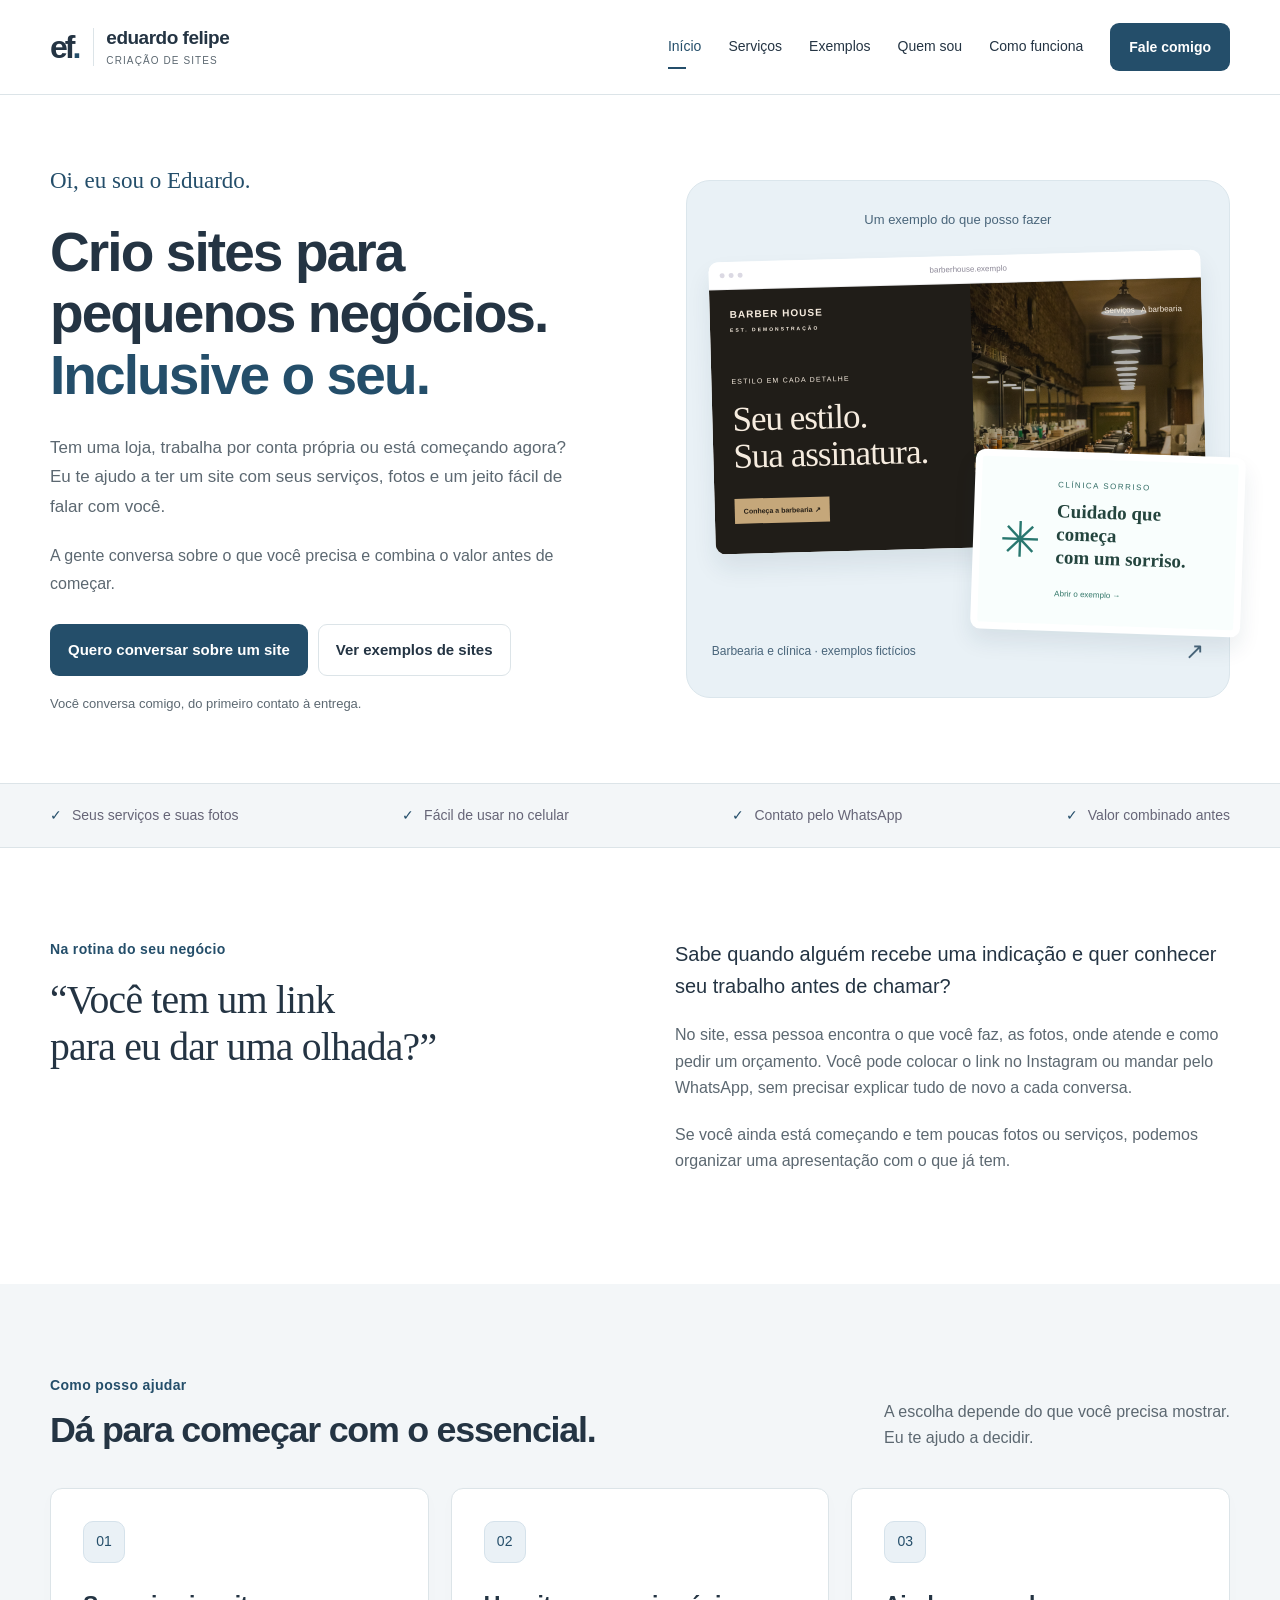
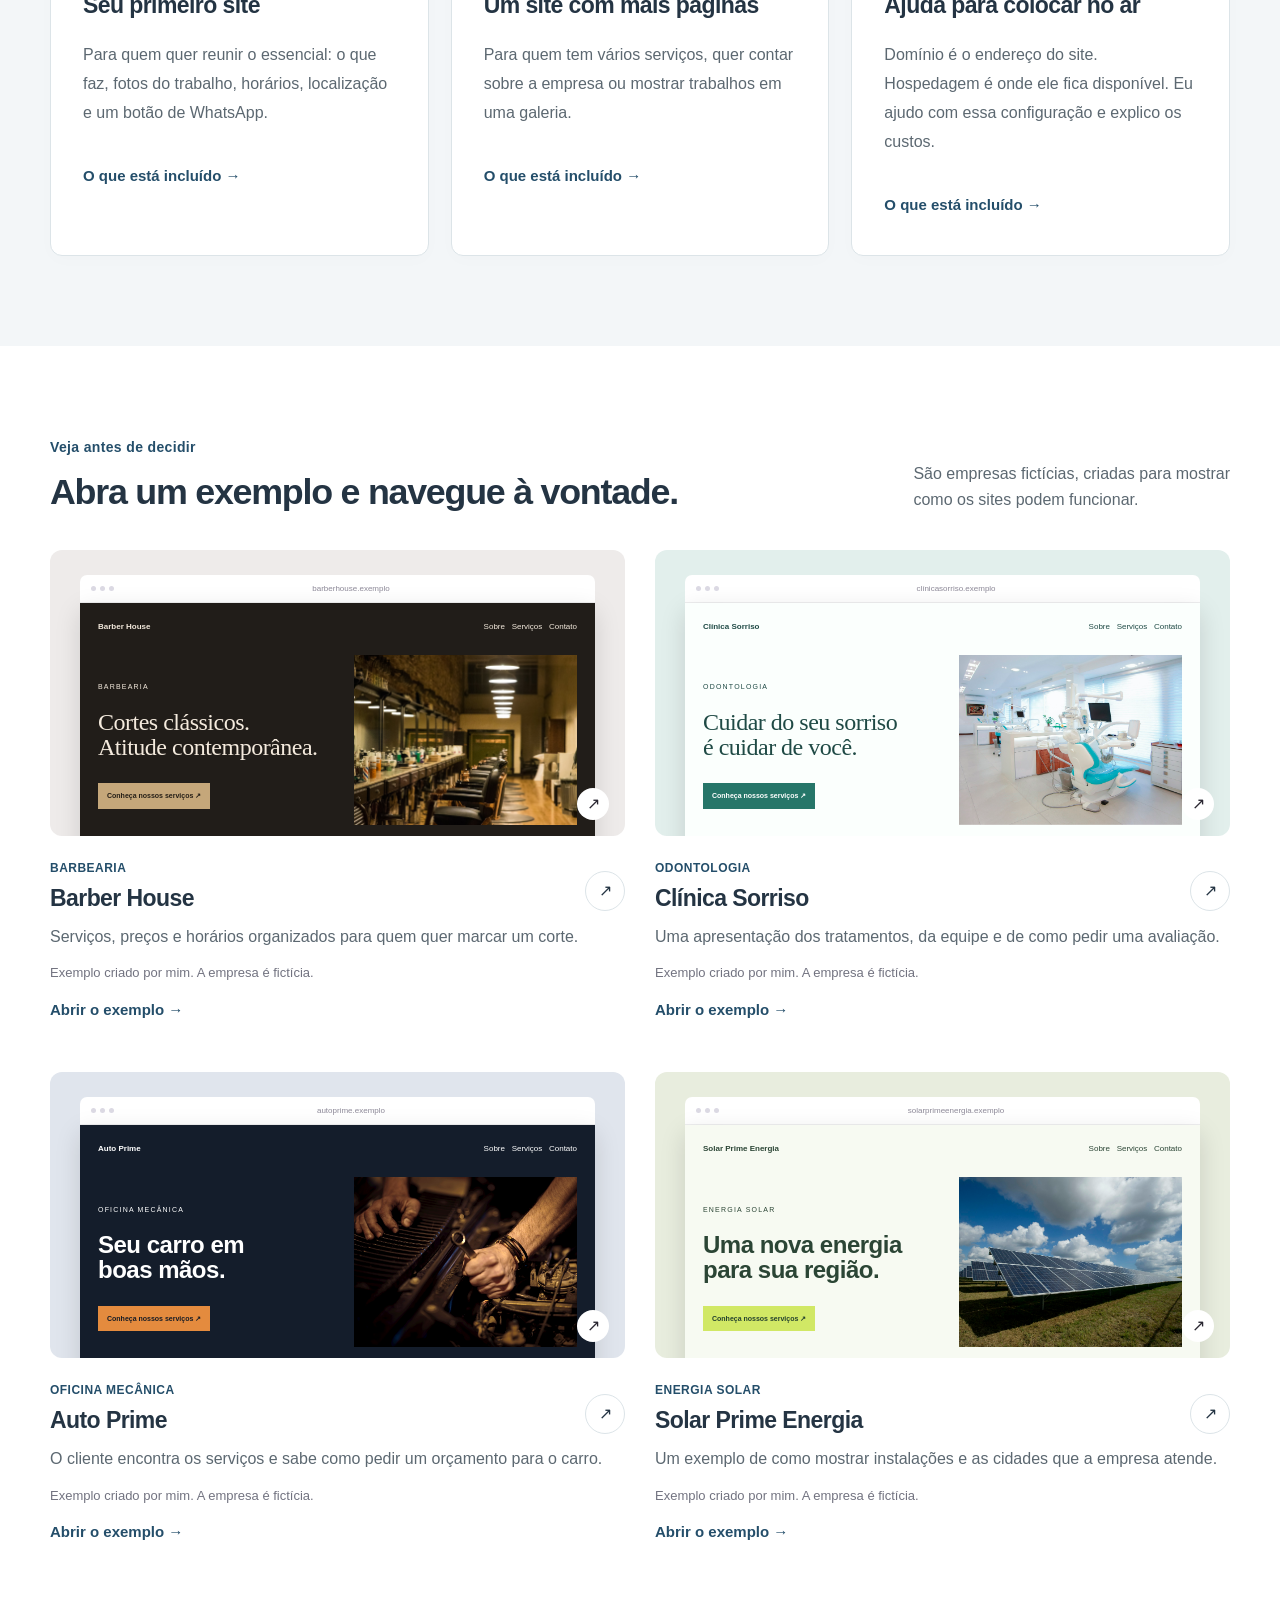
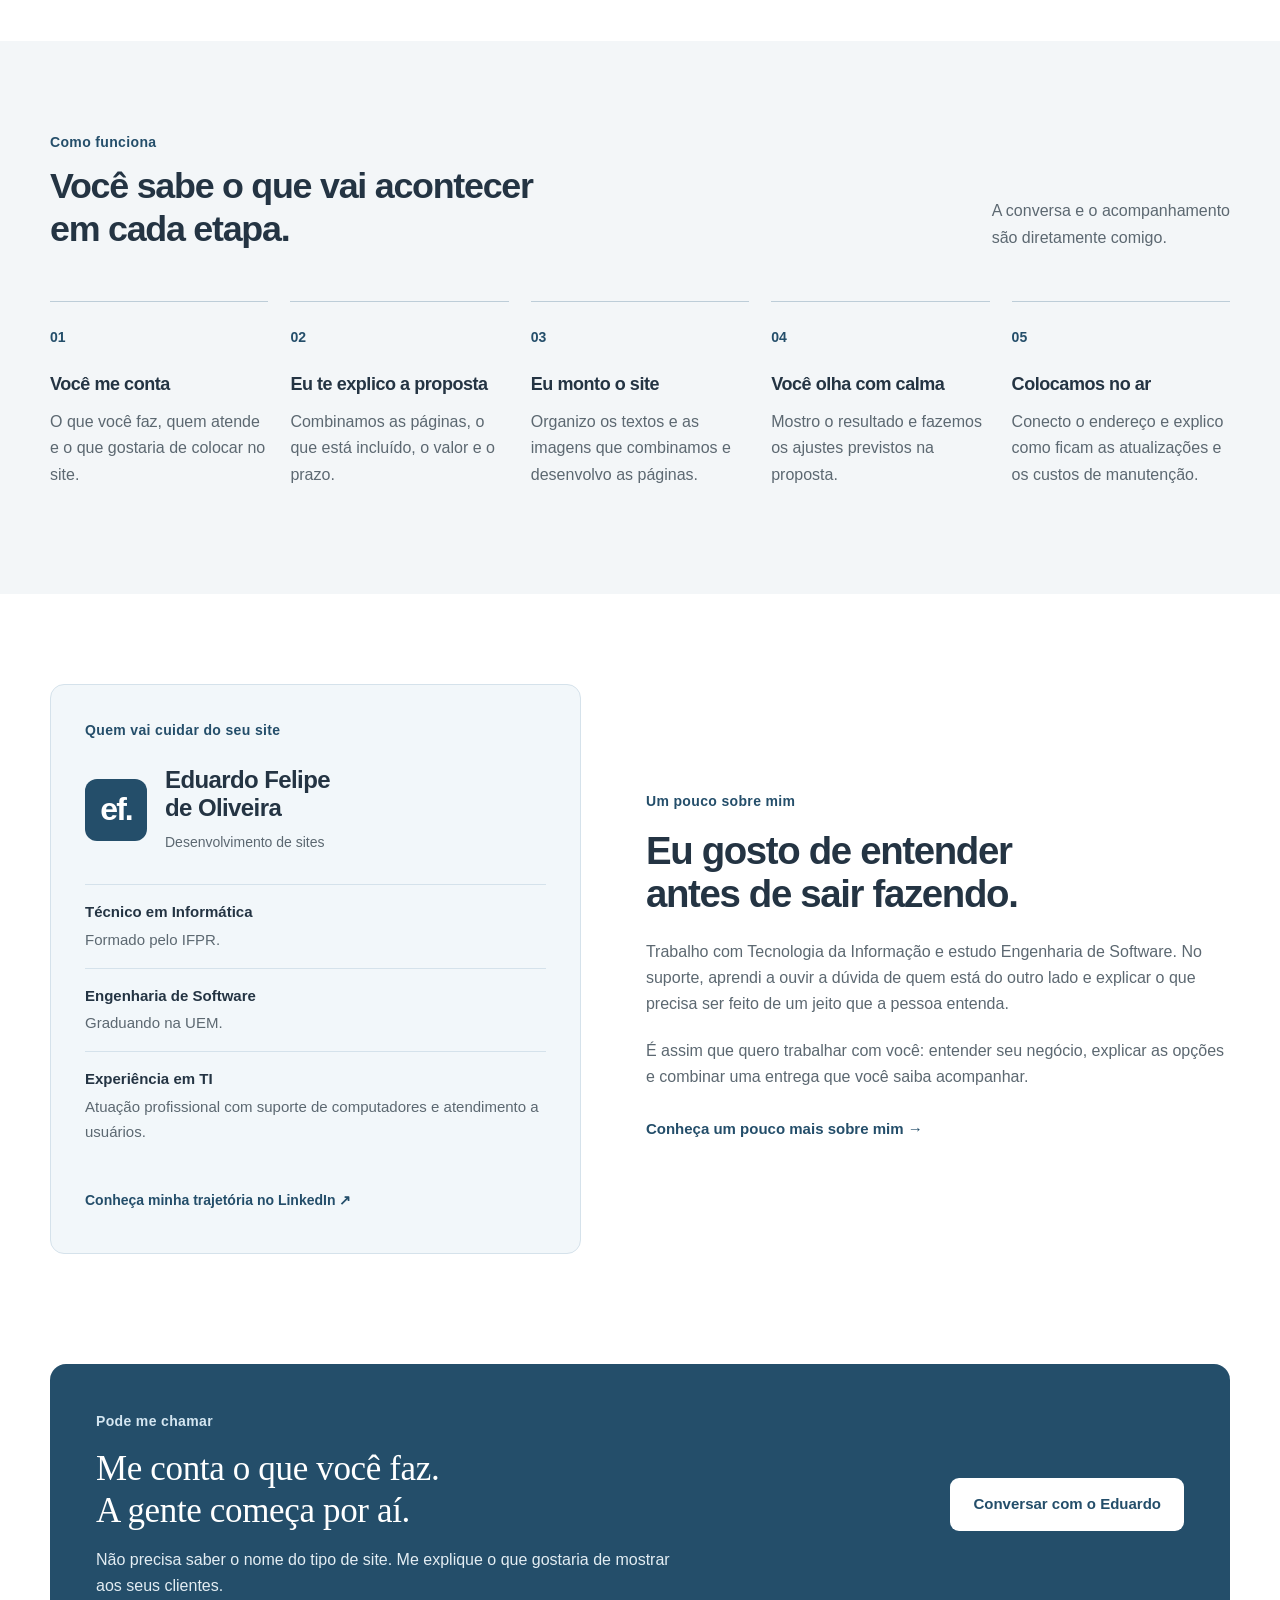
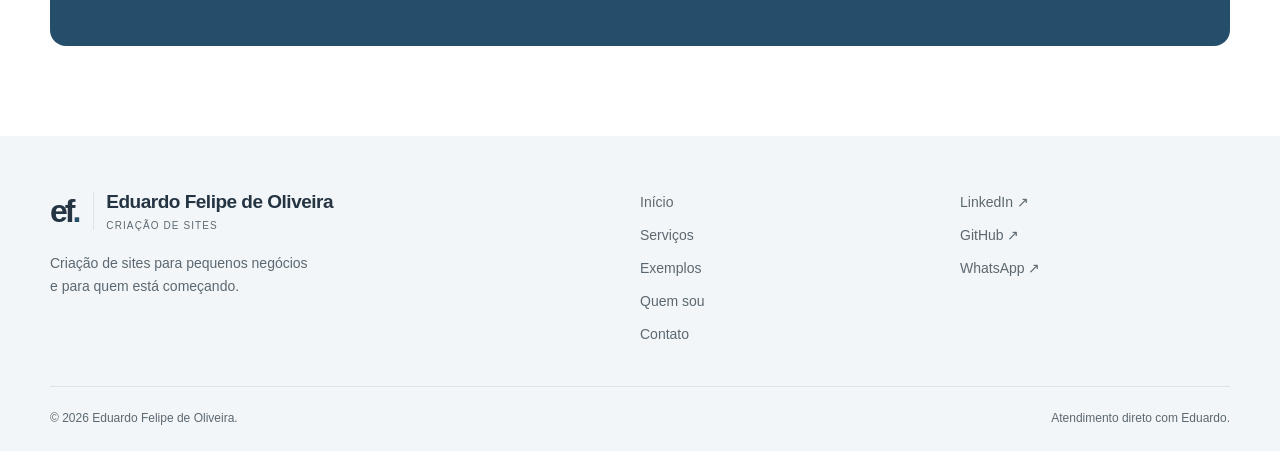
<file: index.html>
<!DOCTYPE html>
<html lang="pt-BR">
<head>
<meta charset="utf-8">
<meta name="viewport" content="width=device-width, initial-scale=1">
<meta name="description" content="Sou Eduardo Felipe. Crio sites para pequenos negócios e quem está começando, com serviços, fotos e contato pelo WhatsApp. Veja exemplos e converse comigo.">
<meta name="theme-color" content="#244e6a">
<title>Sites para pequenos negócios e autônomos | Eduardo Felipe</title>
<link rel="icon" href="assets/images/favicon.svg" type="image/svg+xml">
<link rel="stylesheet" href="assets/css/style.css">
<script src="assets/js/config.js" defer>
</script>
<script src="assets/js/main.js" defer>
</script>
</head>
<body>
<a class="skip" href="#conteudo">Pular para o conteúdo</a>
<header class="header">
<div class="container nav-wrap">
<a class="brand" href="index.html" aria-label="Eduardo Felipe, início">
<span class="brand-icon">ef<span>.</span>
</span>
<span>eduardo felipe<span class="brand-sub">CRIAÇÃO DE SITES</span>
</span>
</a>
<button class="menu-toggle" type="button" aria-label="Abrir menu" aria-controls="nav" aria-expanded="false">☰</button>
<nav id="nav" aria-label="Menu principal">
<a href="index.html" aria-current="page">Início</a>
<a href="servicos.html">Serviços</a>
<a href="portfolio.html">Exemplos</a>
<a href="sobre.html">Quem sou</a>
<a href="index.html#como-funciona">Como funciona</a>
<a class="button nav-cta" href="contato.html" >Fale comigo
</a>
</nav>
</div>
</header>
<main id="conteudo">
<section class="container hero">
<div class="hero-copy">
<span class="eyebrow hero-eyebrow">Oi, eu sou o Eduardo.</span>
<h1>Crio sites para<br>pequenos negócios.<br>
<span>Inclusive o seu.</span>
</h1>
<p>Tem uma loja, trabalha por conta própria ou está começando agora? Eu te ajudo a ter um site com seus serviços, fotos e um jeito fácil de falar com você.</p>
<p class="hero-support">A gente conversa sobre o que você precisa e combina o valor antes de começar.</p>
<div class="actions">
<a class="button primary" href="contato.html" data-whatsapp>Quero conversar sobre um site</a>
<a class="button secondary" href="portfolio.html" >Ver exemplos de sites</a>
</div>
<p class="hero-note">Você conversa comigo, do primeiro contato à entrega.</p>
</div>
<div class="hero-showcase">
<span class="showcase-caption">Um exemplo do que posso fazer</span>
<div class="hero-preview main-preview">
<div class="browser-top">
<i>
</i>
<i>
</i>
<i>
</i>
<span>barberhouse.exemplo</span>
</div>
<a href="projetos/barbearia/index.html" class="hero-barber">
<div class="mini-nav">
<b>BARBER HOUSE<span> EST. DEMONSTRAÇÃO</span>
</b>
<span>Serviços &nbsp; A barbearia</span>
</div>
<span class="mini-eyebrow">ESTILO EM CADA DETALHE</span>
<h2>Seu estilo.<br>Sua assinatura.</h2>
<span class="mini-button">Conheça a barbearia ↗</span>
<img src="assets/images/barber.jpg" alt="Interior ilustrativo de uma barbearia" width="640" height="480">
</a>
</div>
<a class="floating-preview" href="projetos/clinica/index.html">
<span class="clinic-mark">✳</span>
<div>
<small>CLÍNICA SORRISO</small>
<strong>Cuidado que começa<br>com um sorriso.</strong>
<span>Abrir o exemplo →</span>
</div>
</a>
<div class="showcase-bottom">
<span>Barbearia e clínica · exemplos fictícios</span>
<a href="portfolio.html" aria-label="Ver todos os projetos">↗</a>
</div>
</div>
</section>
<div class="capability-strip">
<div class="container">
<span>Seus serviços e suas fotos</span>
<span>Fácil de usar no celular</span>
<span>Contato pelo WhatsApp</span>
<span>Valor combinado antes</span>
</div>
</div>
<section class="container section value-section">
<div>
<span class="eyebrow">Na rotina do seu negócio</span>
<h2>“Você tem um link<br>para eu dar uma olhada?”</h2>
</div>
<div>
<p class="lead">Sabe quando alguém recebe uma indicação e quer conhecer seu trabalho antes de chamar?</p>
<p>No site, essa pessoa encontra o que você faz, as fotos, onde atende e como pedir um orçamento. Você pode colocar o link no Instagram ou mandar pelo WhatsApp, sem precisar explicar tudo de novo a cada conversa.</p>
<p>Se você ainda está começando e tem poucas fotos ou serviços, podemos organizar uma apresentação com o que já tem.</p>
</div>
</section>
<section class="section services-section">
<div class="container">
<div class="section-heading">
<div>
<span class="eyebrow">Como posso ajudar</span>
<h2>Dá para começar com o essencial.</h2>
</div>
<p>A escolha depende do que você precisa mostrar.<br>Eu te ajudo a decidir.</p>
</div>
<div class="service-grid">
<article class="service-card">
<span class="service-number">01</span>
<h3>Seu primeiro site</h3>
<p>Para quem quer reunir o essencial: o que faz, fotos do trabalho, horários, localização e um botão de WhatsApp.</p>
<a class="text-link" href="servicos.html#01">O que está incluído <span aria-hidden="true">→</span>
</a>
</article>
<article class="service-card">
<span class="service-number">02</span>
<h3>Um site com mais páginas</h3>
<p>Para quem tem vários serviços, quer contar sobre a empresa ou mostrar trabalhos em uma galeria.</p>
<a class="text-link" href="servicos.html#02">O que está incluído <span aria-hidden="true">→</span>
</a>
</article>
<article class="service-card">
<span class="service-number">03</span>
<h3>Ajuda para colocar no ar</h3>
<p>Domínio é o endereço do site. Hospedagem é onde ele fica disponível. Eu ajudo com essa configuração e explico os custos.</p>
<a class="text-link" href="servicos.html#03">O que está incluído <span aria-hidden="true">→</span>
</a>
</article>
</div>
</div>
</section>
<section class="container section" id="projetos">
<div class="section-heading">
<div>
<span class="eyebrow">Veja antes de decidir</span>
<h2>Abra um exemplo e navegue à vontade.</h2>
</div>
<p>São empresas fictícias, criadas para mostrar<br>como os sites podem funcionar.</p>
</div>
<div class="project-grid">
<article class="project-card">
<a class="project-visual barbearia" href="projetos/barbearia/index.html" aria-label="Ver demonstração Barber House">
<div class="browser-top">
<i>
</i>
<i>
</i>
<i>
</i>
<span>barberhouse.exemplo</span>
</div>
<div class="mini-site">
<div class="mini-nav">
<b>Barber House</b>
<span>Sobre &nbsp; Serviços &nbsp; Contato</span>
</div>
<div class="mini-content">
<div>
<span class="mini-eyebrow">BARBEARIA</span>
<h3>Cortes clássicos.<br>Atitude contemporânea.</h3>
<span class="mini-button">Conheça nossos serviços ↗</span>
</div>
<img src="assets/images/barber.jpg" alt="Ambiente ilustrativo de barbearia" loading="lazy" width="600" height="440">
</div>
</div>
<span class="preview-open" aria-hidden="true">↗</span>
</a>
<div class="project-info">
<div>
<span class="eyebrow">BARBEARIA</span>
<h3>Barber House</h3>
</div>
<a class="circle-link" href="projetos/barbearia/index.html" aria-label="Ver demonstração Barber House">↗</a>
</div>
<p>Serviços, preços e horários organizados para quem quer marcar um corte.</p>
<span class="demo-label">Exemplo criado por mim. A empresa é fictícia.</span>
<a class="text-link project-link" href="projetos/barbearia/index.html">Abrir o exemplo →</a>
</article>
<article class="project-card">
<a class="project-visual clinica" href="projetos/clinica/index.html" aria-label="Ver demonstração Clínica Sorriso">
<div class="browser-top">
<i>
</i>
<i>
</i>
<i>
</i>
<span>clínicasorriso.exemplo</span>
</div>
<div class="mini-site">
<div class="mini-nav">
<b>Clínica Sorriso</b>
<span>Sobre &nbsp; Serviços &nbsp; Contato</span>
</div>
<div class="mini-content">
<div>
<span class="mini-eyebrow">ODONTOLOGIA</span>
<h3>Cuidar do seu sorriso<br>é cuidar de você.</h3>
<span class="mini-button">Conheça nossos serviços ↗</span>
</div>
<img src="assets/images/clinic.jpg" alt="Ambiente ilustrativo de odontologia" loading="lazy" width="600" height="440">
</div>
</div>
<span class="preview-open" aria-hidden="true">↗</span>
</a>
<div class="project-info">
<div>
<span class="eyebrow">ODONTOLOGIA</span>
<h3>Clínica Sorriso</h3>
</div>
<a class="circle-link" href="projetos/clinica/index.html" aria-label="Ver demonstração Clínica Sorriso">↗</a>
</div>
<p>Uma apresentação dos tratamentos, da equipe e de como pedir uma avaliação.</p>
<span class="demo-label">Exemplo criado por mim. A empresa é fictícia.</span>
<a class="text-link project-link" href="projetos/clinica/index.html">Abrir o exemplo →</a>
</article>
<article class="project-card">
<a class="project-visual oficina" href="projetos/oficina/index.html" aria-label="Ver demonstração Auto Prime">
<div class="browser-top">
<i>
</i>
<i>
</i>
<i>
</i>
<span>autoprime.exemplo</span>
</div>
<div class="mini-site">
<div class="mini-nav">
<b>Auto Prime</b>
<span>Sobre &nbsp; Serviços &nbsp; Contato</span>
</div>
<div class="mini-content">
<div>
<span class="mini-eyebrow">OFICINA MECÂNICA</span>
<h3>Seu carro em<br>boas mãos.</h3>
<span class="mini-button">Conheça nossos serviços ↗</span>
</div>
<img src="assets/images/mechanic.jpg" alt="Ambiente ilustrativo de oficina mecânica" loading="lazy" width="600" height="440">
</div>
</div>
<span class="preview-open" aria-hidden="true">↗</span>
</a>
<div class="project-info">
<div>
<span class="eyebrow">OFICINA MECÂNICA</span>
<h3>Auto Prime</h3>
</div>
<a class="circle-link" href="projetos/oficina/index.html" aria-label="Ver demonstração Auto Prime">↗</a>
</div>
<p>O cliente encontra os serviços e sabe como pedir um orçamento para o carro.</p>
<span class="demo-label">Exemplo criado por mim. A empresa é fictícia.</span>
<a class="text-link project-link" href="projetos/oficina/index.html">Abrir o exemplo →</a>
</article>
<article class="project-card">
<a class="project-visual solar" href="projetos/solar/index.html" aria-label="Ver demonstração Solar Prime Energia">
<div class="browser-top">
<i>
</i>
<i>
</i>
<i>
</i>
<span>solarprimeenergia.exemplo</span>
</div>
<div class="mini-site">
<div class="mini-nav">
<b>Solar Prime Energia</b>
<span>Sobre &nbsp; Serviços &nbsp; Contato</span>
</div>
<div class="mini-content">
<div>
<span class="mini-eyebrow">ENERGIA SOLAR</span>
<h3>Uma nova energia<br>para sua região.</h3>
<span class="mini-button">Conheça nossos serviços ↗</span>
</div>
<img src="assets/images/solar.jpg" alt="Ambiente ilustrativo de energia solar" loading="lazy" width="600" height="440">
</div>
</div>
<span class="preview-open" aria-hidden="true">↗</span>
</a>
<div class="project-info">
<div>
<span class="eyebrow">ENERGIA SOLAR</span>
<h3>Solar Prime Energia</h3>
</div>
<a class="circle-link" href="projetos/solar/index.html" aria-label="Ver demonstração Solar Prime Energia">↗</a>
</div>
<p>Um exemplo de como mostrar instalações e as cidades que a empresa atende.</p>
<span class="demo-label">Exemplo criado por mim. A empresa é fictícia.</span>
<a class="text-link project-link" href="projetos/solar/index.html">Abrir o exemplo →</a>
</article>
</div>
</section>
<section class="section process" id="como-funciona">
<div class="container">
<div class="section-heading">
<div>
<span class="eyebrow">Como funciona</span>
<h2>Você sabe o que vai acontecer<br>em cada etapa.</h2>
</div>
<p>A conversa e o acompanhamento<br>são diretamente comigo.</p>
</div>
<ol class="steps">
<li>
<span>01</span>
<h3>Você me conta</h3>
<p>O que você faz, quem atende e o que gostaria de colocar no site.</p>
</li>
<li>
<span>02</span>
<h3>Eu te explico a proposta</h3>
<p>Combinamos as páginas, o que está incluído, o valor e o prazo.</p>
</li>
<li>
<span>03</span>
<h3>Eu monto o site</h3>
<p>Organizo os textos e as imagens que combinamos e desenvolvo as páginas.</p>
</li>
<li>
<span>04</span>
<h3>Você olha com calma</h3>
<p>Mostro o resultado e fazemos os ajustes previstos na proposta.</p>
</li>
<li>
<span>05</span>
<h3>Colocamos no ar</h3>
<p>Conecto o endereço e explico como ficam as atualizações e os custos de manutenção.</p>
</li>
</ol>
</div>
</section>
<section class="container section about-teaser">
<aside class="personal-card">
<span class="eyebrow">Quem vai cuidar do seu site</span>
<div class="personal-name">
<span class="personal-initials" aria-hidden="true">ef.</span>
<div>
<h3>Eduardo Felipe<br>de Oliveira</h3>
<p>Desenvolvimento de sites</p>
</div>
</div>
<ul class="plain-facts">
<li>
<strong>Técnico em Informática</strong>
<span>Formado pelo IFPR.</span>
</li>
<li>
<strong>Engenharia de Software</strong>
<span>Graduando na UEM.</span>
</li>
<li>
<strong>Experiência em TI</strong>
<span>Atuação profissional com suporte de computadores e atendimento a usuários.</span>
</li>
</ul>
<a class="text-link" href="https://www.linkedin.com/in/eduardo-felipe-de-oliveira-ti/" data-social="linkedin" target="_blank" rel="noopener noreferrer">Conheça minha trajetória no LinkedIn ↗</a>
</aside>
<div>
<span class="eyebrow">Um pouco sobre mim</span>
<h2>Eu gosto de entender<br>antes de sair fazendo.</h2>
<p>Trabalho com Tecnologia da Informação e estudo Engenharia de Software. No suporte, aprendi a ouvir a dúvida de quem está do outro lado e explicar o que precisa ser feito de um jeito que a pessoa entenda.</p>
<p>É assim que quero trabalhar com você: entender seu negócio, explicar as opções e combinar uma entrega que você saiba acompanhar.</p>
<a class="text-link" href="sobre.html">Conheça um pouco mais sobre mim →</a>
</div>
</section>
<section class="container contact-banner">
<div>
<span class="eyebrow">Pode me chamar</span>
<h2>Me conta o que você faz.<br>A gente começa por aí.</h2>
<p>Não precisa saber o nome do tipo de site. Me explique o que gostaria de mostrar aos seus clientes.</p>
</div>
<a class="button white" href="contato.html" data-whatsapp>Conversar com o Eduardo</a>
</section>
</main>
<footer class="footer">
<div class="container footer-top">
<div>
<a class="brand" href="index.html">
<span class="brand-icon">ef<span>.</span>
</span>
<span>Eduardo Felipe de Oliveira<span class="brand-sub">CRIAÇÃO DE SITES</span>
</span>
</a>
<p>Criação de sites para pequenos negócios<br>e para quem está começando.</p>
</div>
<div class="footer-links">
<a href="index.html">Início</a>
<a href="servicos.html">Serviços</a>
<a href="portfolio.html">Exemplos</a>
<a href="sobre.html">Quem sou</a>
<a href="contato.html">Contato</a>
</div>
<div class="footer-links">
<a href="https://www.linkedin.com/in/eduardo-felipe-de-oliveira-ti/" data-social="linkedin" target="_blank" rel="noopener noreferrer">LinkedIn ↗</a>
<a href="contato.html#canais" data-social="github">GitHub ↗</a>
<a href="contato.html" data-whatsapp>WhatsApp ↗</a>
</div>
</div>
<div class="container footer-bottom">
<span>© <span data-year>2026</span> Eduardo Felipe de Oliveira.</span>
<span>Atendimento direto com Eduardo.</span>
</div>
</footer>
</body>
</html>
</file>
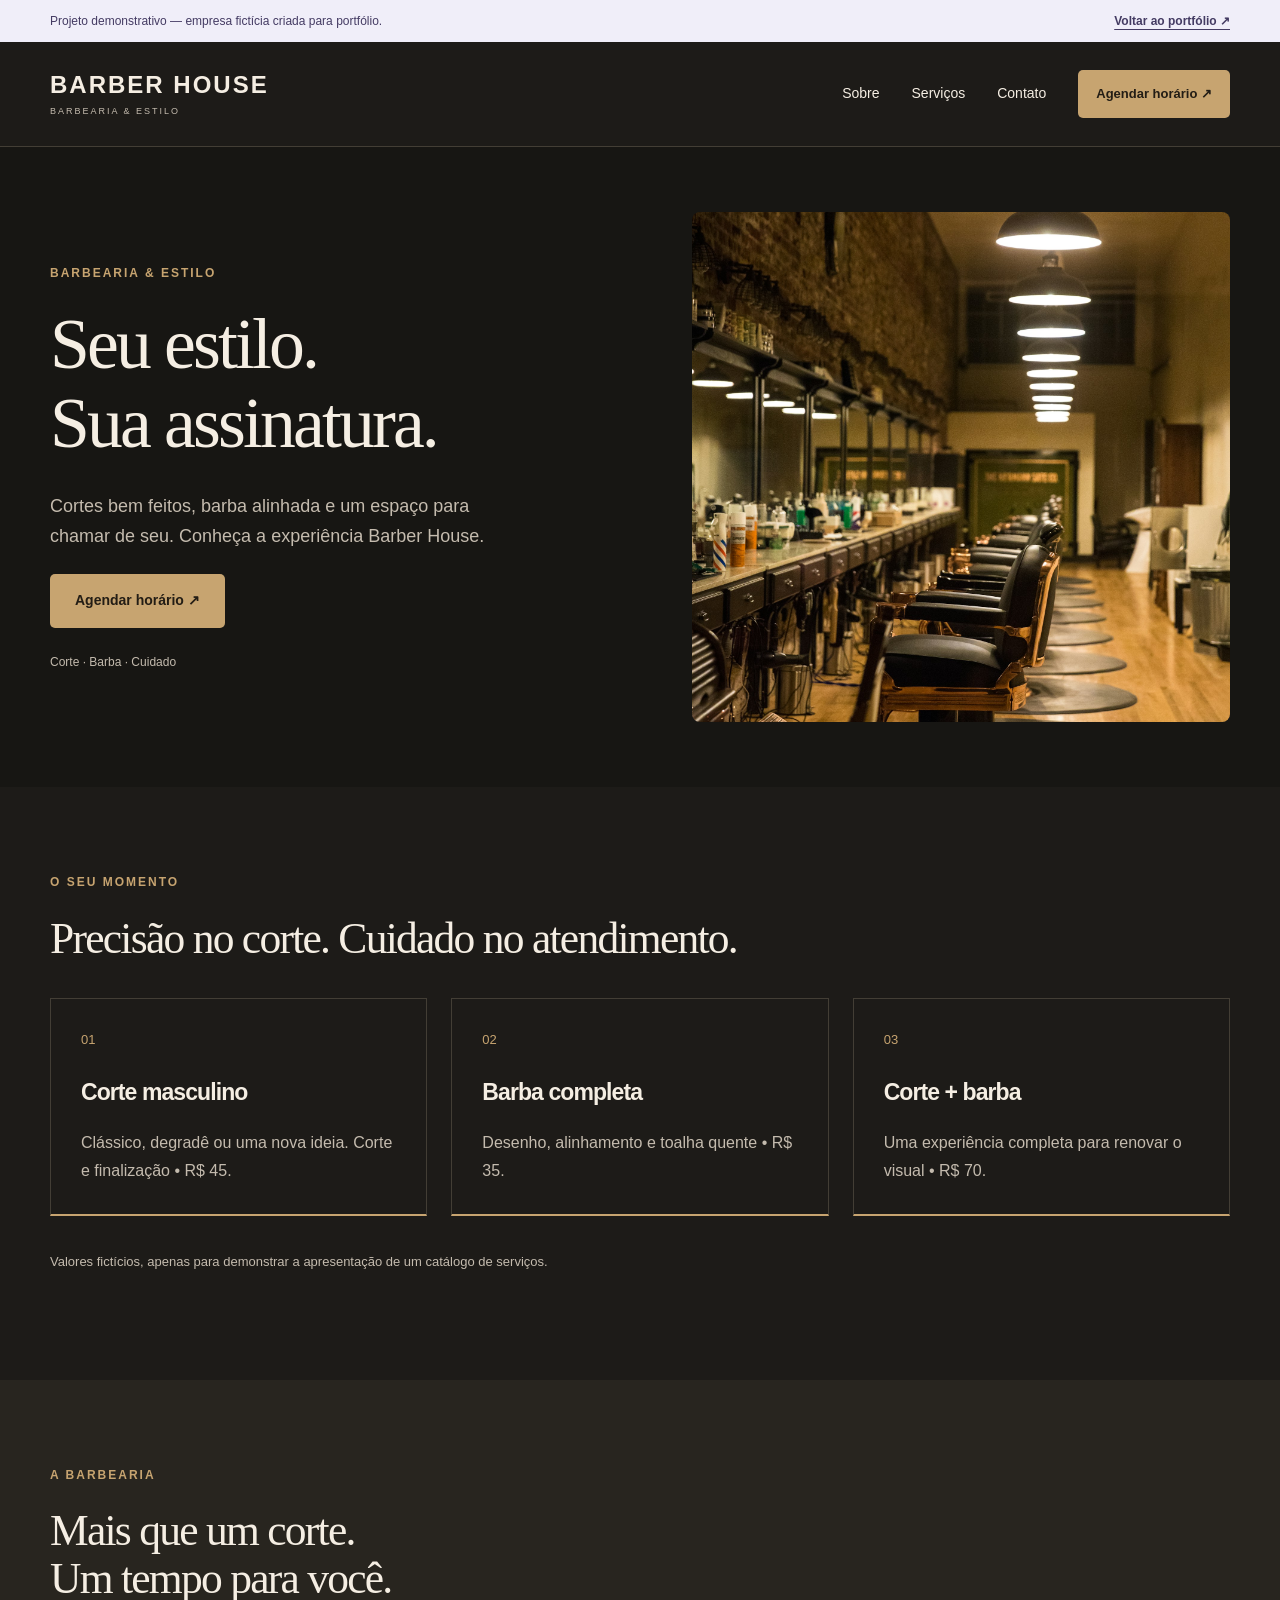
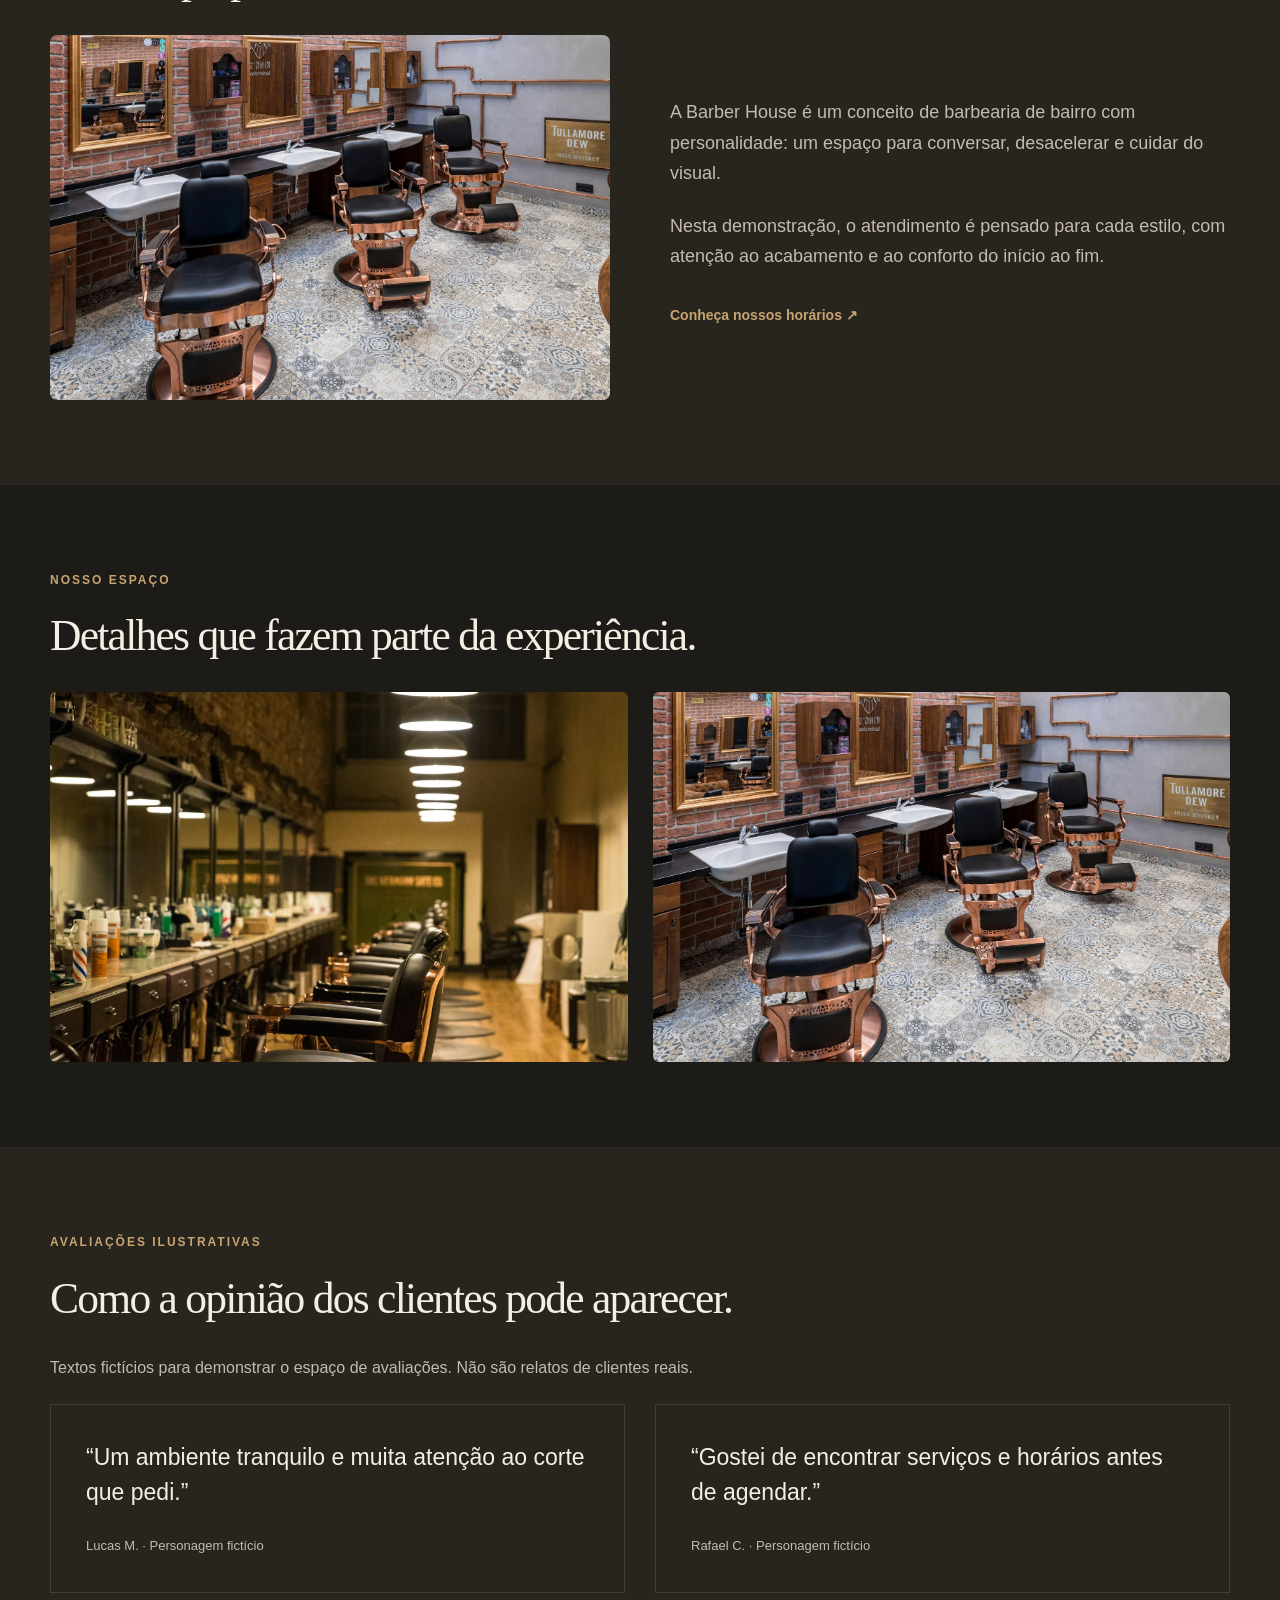
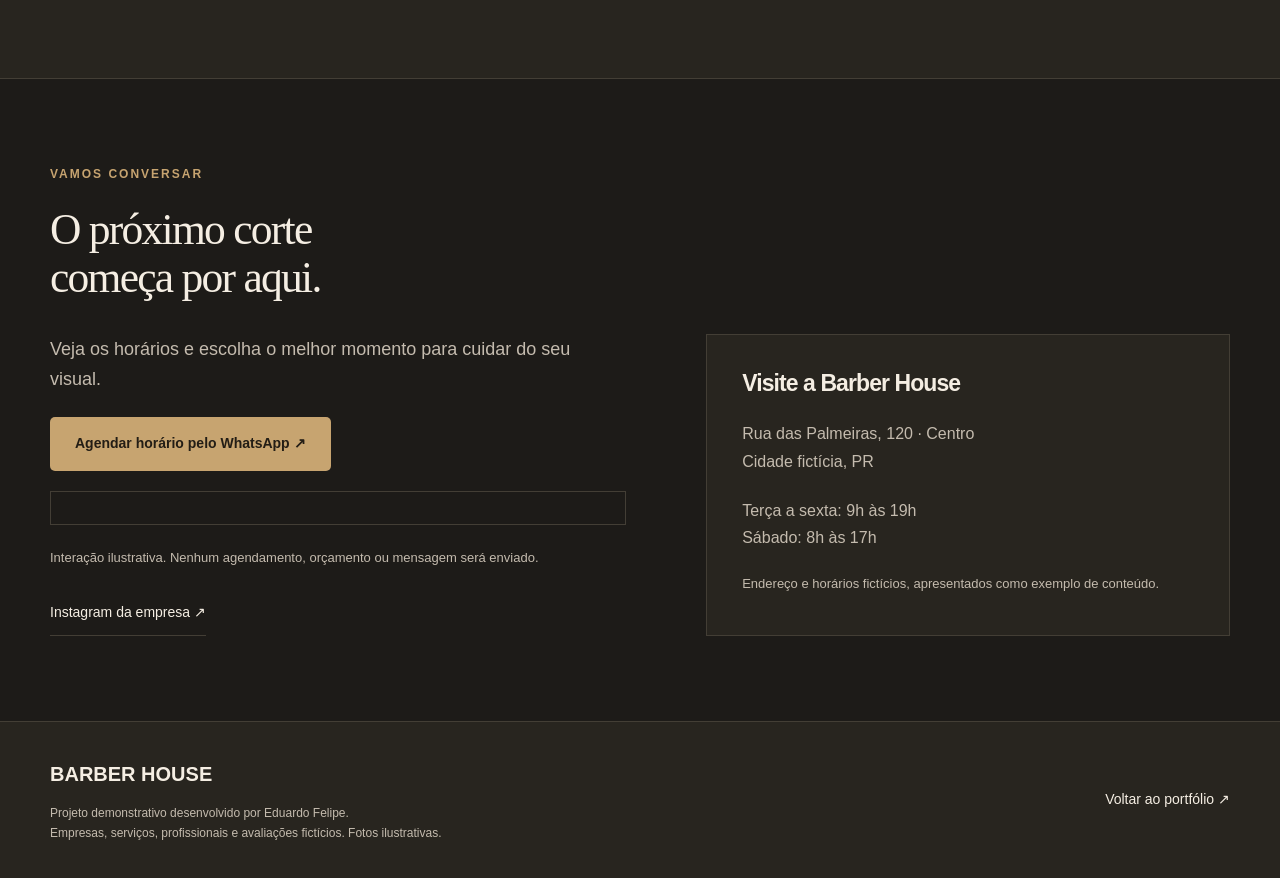
<file: projetos/barbearia/index.html>
<!DOCTYPE html>
<html lang="pt-BR">
<head>
<meta charset="utf-8">
<meta name="viewport" content="width=device-width, initial-scale=1">
<meta name="description" content="BARBER HOUSE: site demonstrativo de barbearia & estilo, desenvolvido por Eduardo Felipe. Empresa fictícia para portfólio.">
<title>BARBER HOUSE | Demonstração de site</title>
<link rel="icon" href="../../assets/images/favicon.svg">
<link rel="stylesheet" href="../../assets/css/demo.css">
<link rel="stylesheet" href="style.css">
<script src="../../assets/js/main.js" defer>
</script>
<script src="script.js" defer>
</script>
</head>
<body class="theme-barbearia">
<a class="skip" href="#conteudo">Pular para o conteúdo</a>
<div class="demo-notice">
<div class="demo-container">
<span>Projeto demonstrativo — empresa fictícia criada para portfólio.</span>
<a href="../../portfolio.html">Voltar ao portfólio ↗</a>
</div>
</div>
<header class="demo-header">
<div class="demo-container demo-nav">
<a class="demo-logo" href="index.html">BARBER HOUSE<small>BARBEARIA & ESTILO</small>
</a>
<button class="menu-toggle" aria-label="Abrir menu" aria-expanded="false" aria-controls="nav">☰</button>
<nav id="nav" aria-label="Navegação da demonstração">
<a href="#sobre">Sobre</a>
<a href="#servicos">Serviços</a>
<a href="#contato">Contato</a>
<a class="demo-button" href="#contato">Agendar horário ↗</a>
</nav>
</div>
</header>
<main id="conteudo">
<section class="demo-hero">
<div class="demo-container hero-grid">
<div class="demo-hero-copy">
<span class="demo-eyebrow">BARBEARIA & ESTILO</span>
<h1>Seu estilo.<br>Sua assinatura.</h1>
<p>Cortes bem feitos, barba alinhada e um espaço para chamar de seu. Conheça a experiência Barber House.</p>
<a class="demo-button" href="#contato">Agendar horário ↗</a>
<p class="hero-small">Corte · Barba · Cuidado</p>
</div>
<img class="demo-hero-image" src="../../assets/images/barber.jpg" alt="Imagem ilustrativa para a demonstração BARBER HOUSE" width="1100" height="900" fetchpriority="high">
</div>
</section>
<section id="servicos" class="demo-section ">
<div class="demo-container">
<span class="demo-eyebrow">O SEU MOMENTO</span>
<h2>Precisão no corte. Cuidado no atendimento.</h2>
<div class="demo-cards">
<article>
<span class="item-number">01</span>
<h3>Corte masculino</h3>
<p>Clássico, degradê ou uma nova ideia. Corte e finalização • R$ 45.</p>
</article>
<article>
<span class="item-number">02</span>
<h3>Barba completa</h3>
<p>Desenho, alinhamento e toalha quente • R$ 35.</p>
</article>
<article>
<span class="item-number">03</span>
<h3>Corte + barba</h3>
<p>Uma experiência completa para renovar o visual • R$ 70.</p>
</article>
</div>
<p class="demo-small">Valores fictícios, apenas para demonstrar a apresentação de um catálogo de serviços.</p>
</div>
</section>
<section id="sobre" class="demo-section alternate">
<div class="demo-container">
<span class="demo-eyebrow">A BARBEARIA</span>
<h2>Mais que um corte.<br>Um tempo para você.</h2>
<div class="split-content">
<img class="" src="../../assets/images/barber-detail.jpg" alt="Cadeiras de barbearia, fotografia ilustrativa" width="1100" height="740" loading="lazy">
<div>
<p>A Barber House é um conceito de barbearia de bairro com personalidade: um espaço para conversar, desacelerar e cuidar do visual.</p>
<p>Nesta demonstração, o atendimento é pensado para cada estilo, com atenção ao acabamento e ao conforto do início ao fim.</p>
<a class="demo-text-link" href="#contato">Conheça nossos horários ↗</a>
</div>
</div>
</div>
</section>
<section id="galeria" class="demo-section ">
<div class="demo-container">
<span class="demo-eyebrow">NOSSO ESPAÇO</span>
<h2>Detalhes que fazem parte da experiência.</h2>
<div class="gallery">
<img class="" src="../../assets/images/barber.jpg" alt="Ambiente de barbearia com espelhos, imagem ilustrativa" width="1100" height="740" loading="lazy">
<img class="" src="../../assets/images/barber-detail.jpg" alt="Poltronas e bancada, imagem ilustrativa" width="1100" height="740" loading="lazy">
</div>
</div>
</section>
<section id="avaliacoes" class="demo-section alternate">
<div class="demo-container">
<span class="demo-eyebrow">AVALIAÇÕES ILUSTRATIVAS</span>
<h2>Como a opinião dos clientes pode aparecer.</h2>
<p>Textos fictícios para demonstrar o espaço de avaliações. Não são relatos de clientes reais.</p>
<div class="quotes">
<blockquote>“Um ambiente tranquilo e muita atenção ao corte que pedi.”<cite>Lucas M. · Personagem fictício</cite>
</blockquote>
<blockquote>“Gostei de encontrar serviços e horários antes de agendar.”<cite>Rafael C. · Personagem fictício</cite>
</blockquote>
</div>
</div>
</section>
<section id="contato" class="demo-section contact-section">
<div class="demo-container">
<span class="demo-eyebrow">VAMOS CONVERSAR</span>
<h2>O próximo corte<br>começa por aqui.</h2>
<div class="contact-grid">
<div>
<p>Veja os horários e escolha o melhor momento para cuidar do seu visual.</p>
<button class="demo-button demo-action" type="button">Agendar horário pelo WhatsApp ↗</button>
<p class="demo-feedback" role="status">
</p>
<p class="demo-small">Interação ilustrativa. Nenhum agendamento, orçamento ou mensagem será enviado.</p>
<button class="demo-social demo-action" type="button">Instagram da empresa ↗</button>
</div>
<div class="address-card">
<h3>Visite a Barber House</h3>
<p>Rua das Palmeiras, 120 · Centro<br>Cidade fictícia, PR</p>
<p>Terça a sexta: 9h às 19h<br>Sábado: 8h às 17h</p>
<span class="demo-small">Endereço e horários fictícios, apresentados como exemplo de conteúdo.</span>
</div>
</div>
</div>
</section>
</main>
<footer class="demo-footer">
<div class="demo-container">
<div>
<strong>BARBER HOUSE</strong>
<p>Projeto demonstrativo desenvolvido por Eduardo Felipe.<br>Empresas, serviços, profissionais e avaliações fictícios. Fotos ilustrativas.</p>
</div>
<a href="../../portfolio.html">Voltar ao portfólio ↗</a>
</div>
</footer>
</body>
</html>
</file>
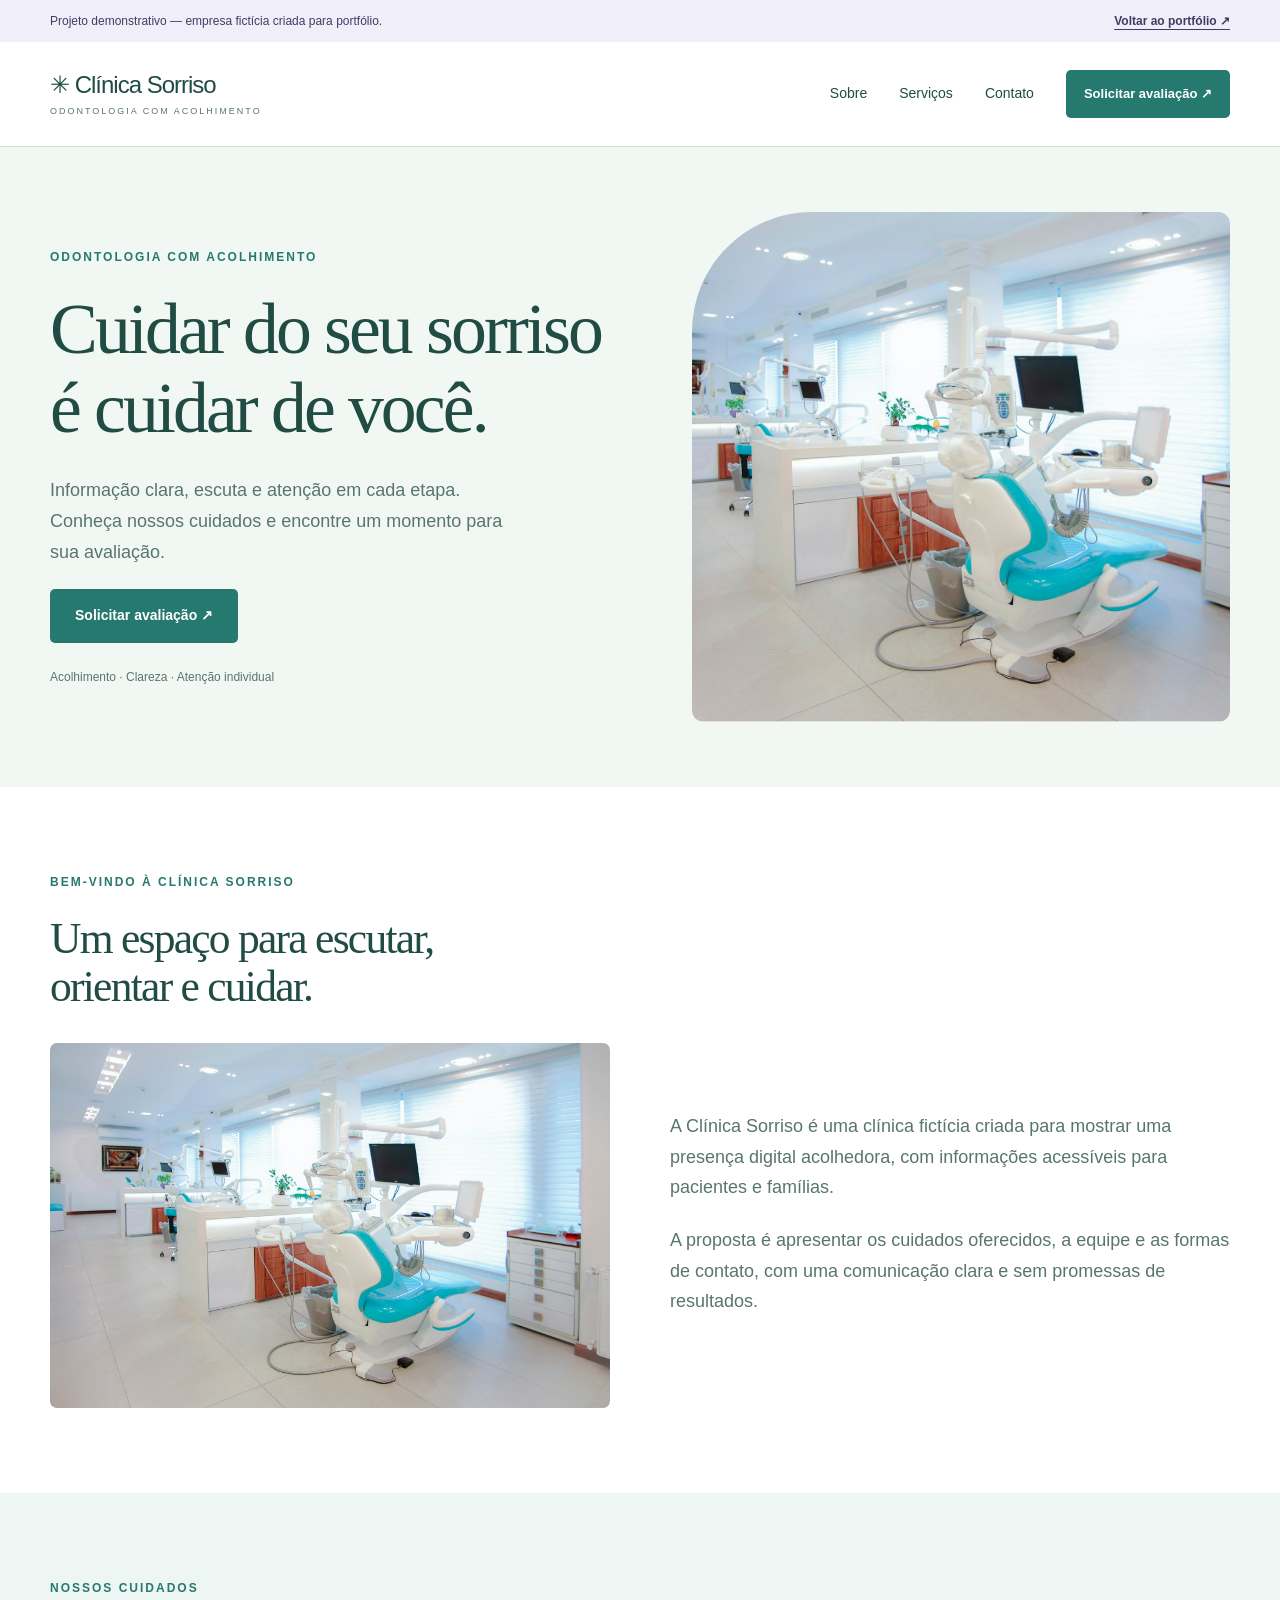
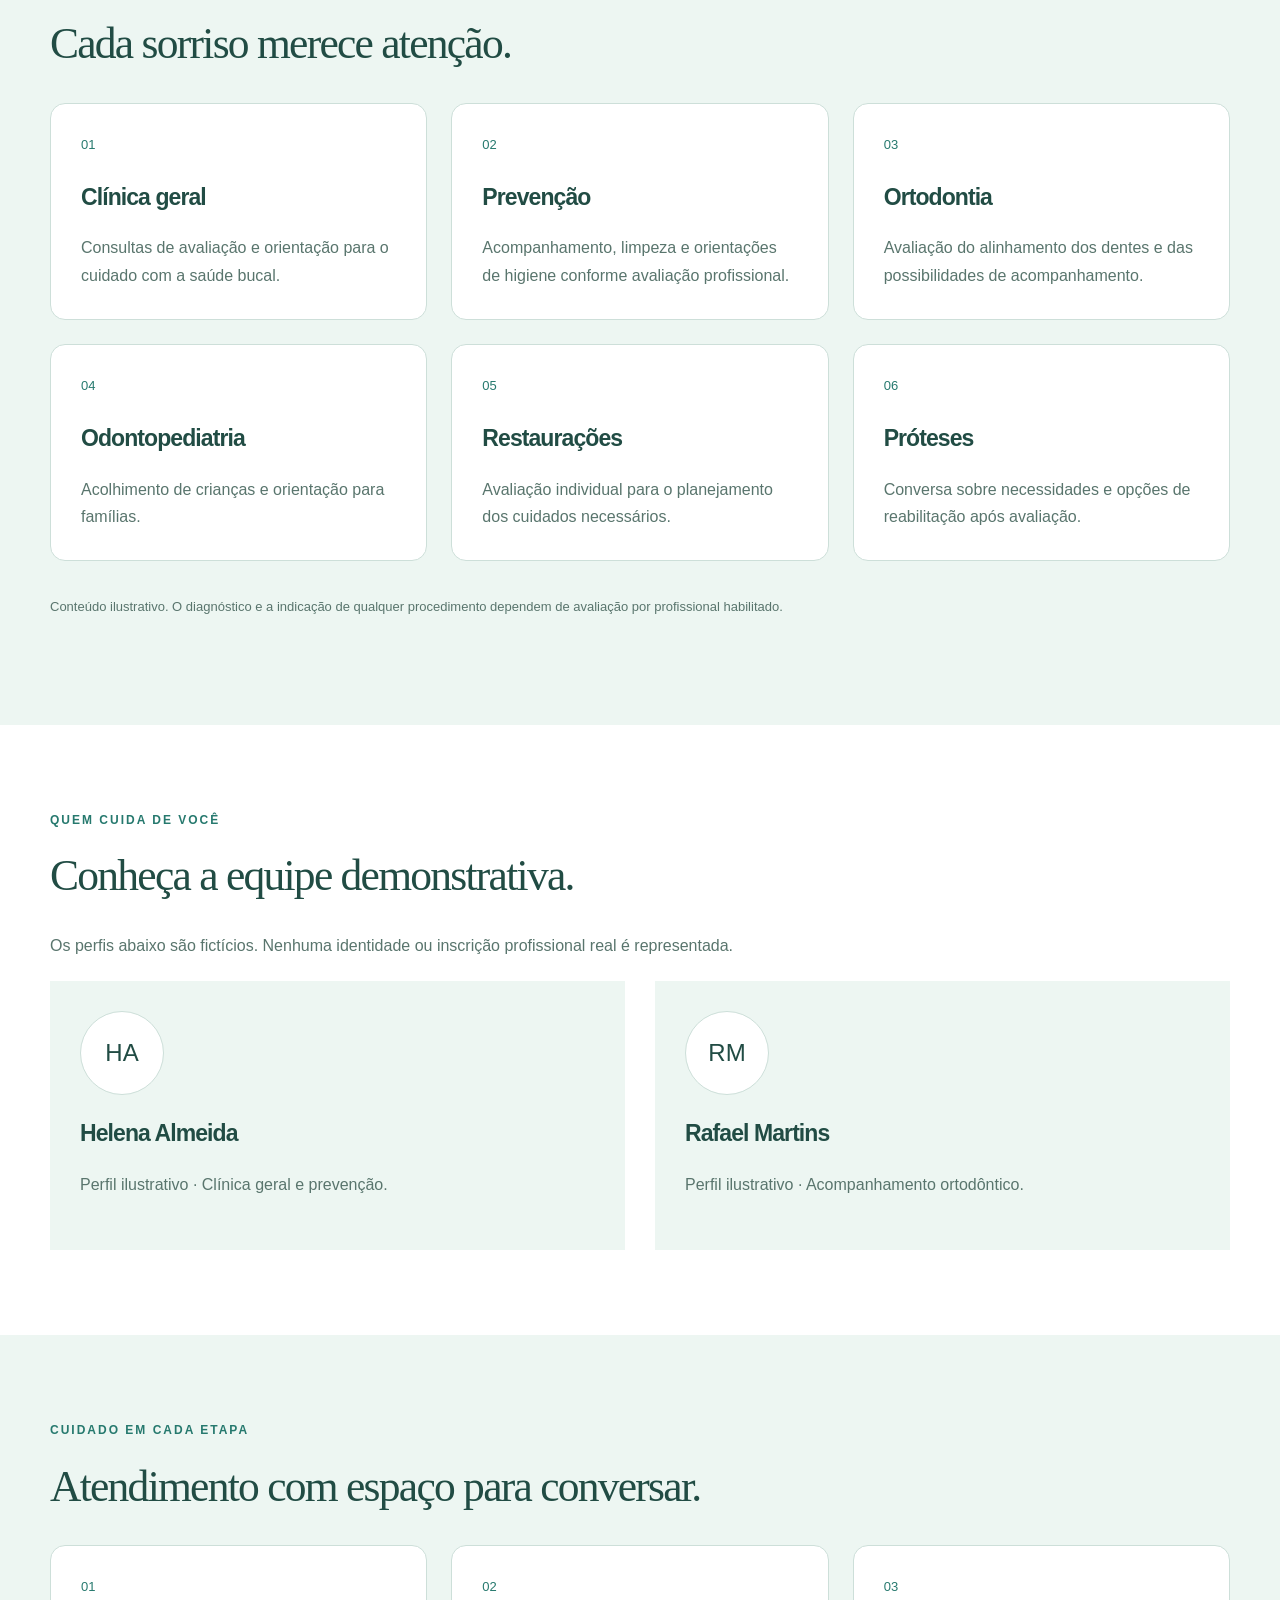
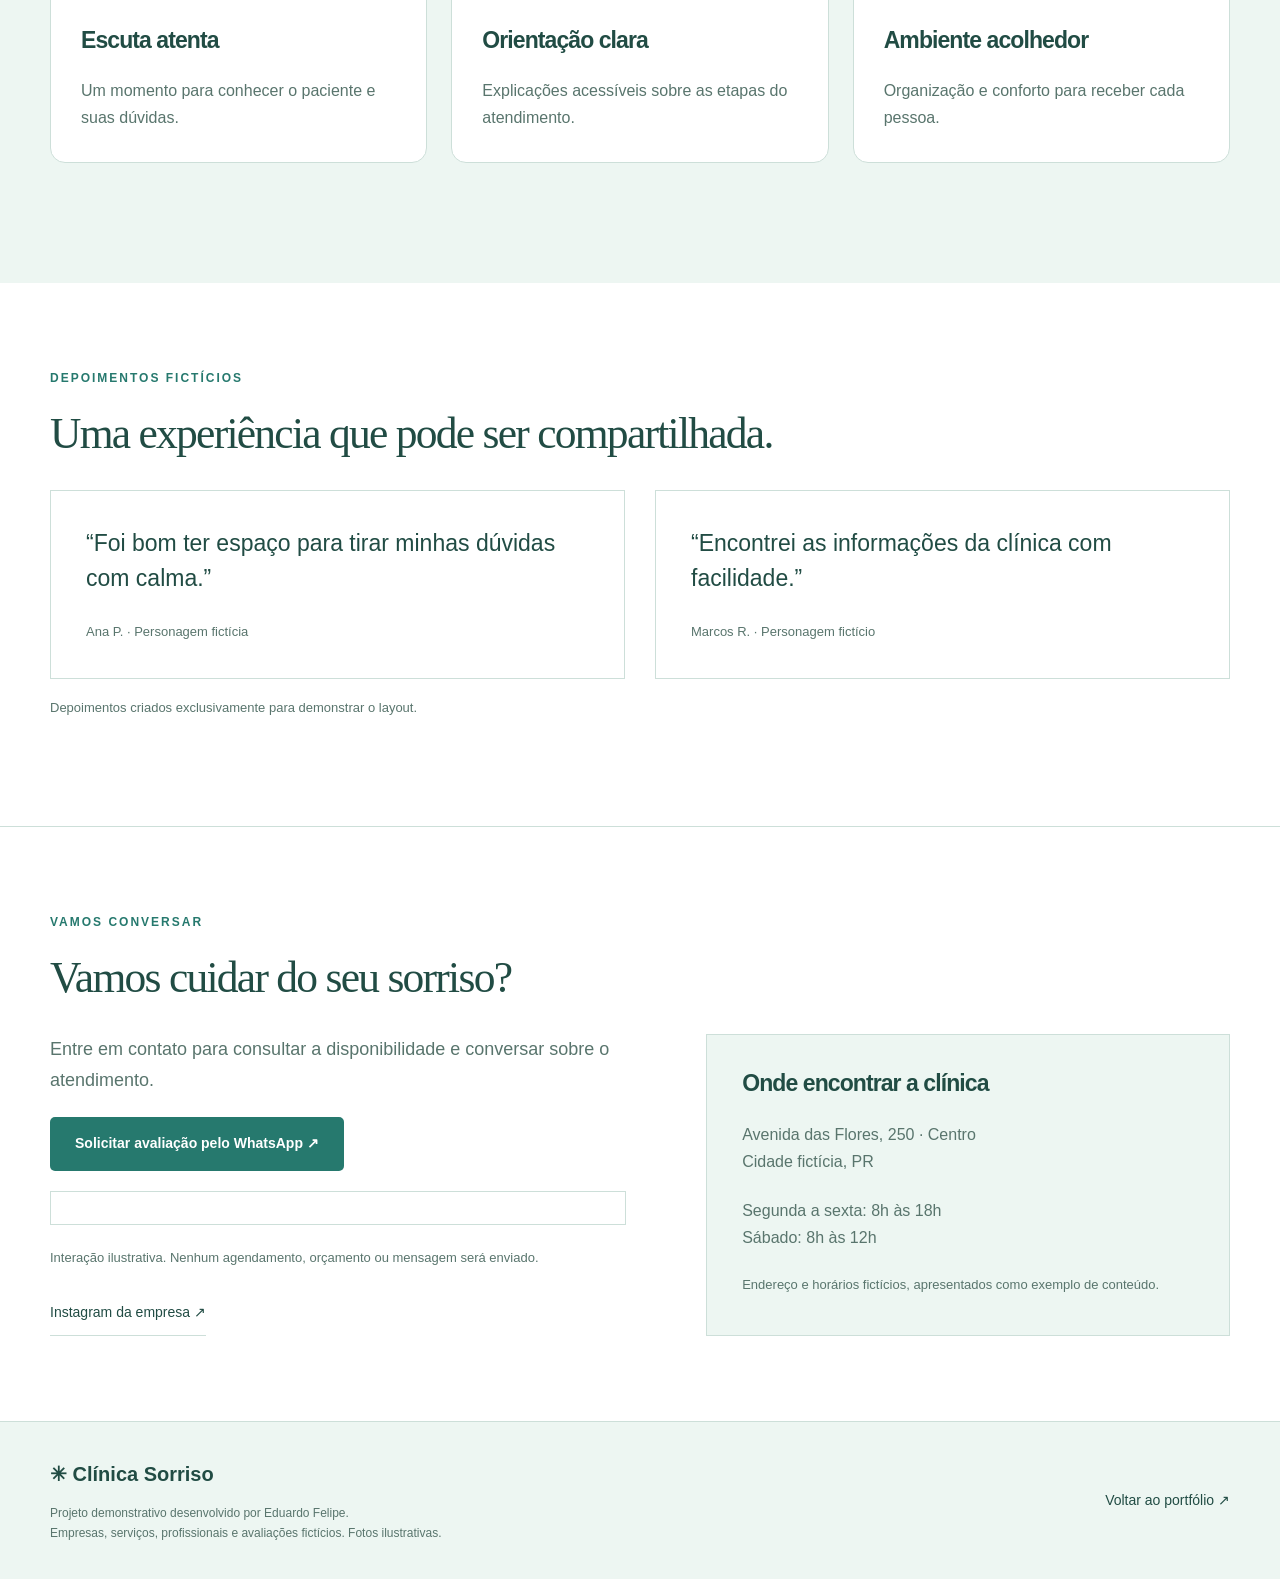
<file: projetos/clinica/index.html>
<!DOCTYPE html>
<html lang="pt-BR">
<head>
<meta charset="utf-8">
<meta name="viewport" content="width=device-width, initial-scale=1">
<meta name="description" content="✳ Clínica Sorriso: site demonstrativo de odontologia com acolhimento, desenvolvido por Eduardo Felipe. Empresa fictícia para portfólio.">
<title>✳ Clínica Sorriso | Demonstração de site</title>
<link rel="icon" href="../../assets/images/favicon.svg">
<link rel="stylesheet" href="../../assets/css/demo.css">
<link rel="stylesheet" href="style.css">
<script src="../../assets/js/main.js" defer>
</script>
<script src="script.js" defer>
</script>
</head>
<body class="theme-clinica">
<a class="skip" href="#conteudo">Pular para o conteúdo</a>
<div class="demo-notice">
<div class="demo-container">
<span>Projeto demonstrativo — empresa fictícia criada para portfólio.</span>
<a href="../../portfolio.html">Voltar ao portfólio ↗</a>
</div>
</div>
<header class="demo-header">
<div class="demo-container demo-nav">
<a class="demo-logo" href="index.html">✳ Clínica Sorriso<small>ODONTOLOGIA COM ACOLHIMENTO</small>
</a>
<button class="menu-toggle" aria-label="Abrir menu" aria-expanded="false" aria-controls="nav">☰</button>
<nav id="nav" aria-label="Navegação da demonstração">
<a href="#sobre">Sobre</a>
<a href="#servicos">Serviços</a>
<a href="#contato">Contato</a>
<a class="demo-button" href="#contato">Solicitar avaliação ↗</a>
</nav>
</div>
</header>
<main id="conteudo">
<section class="demo-hero">
<div class="demo-container hero-grid">
<div class="demo-hero-copy">
<span class="demo-eyebrow">ODONTOLOGIA COM ACOLHIMENTO</span>
<h1>Cuidar do seu sorriso<br>é cuidar de você.</h1>
<p>Informação clara, escuta e atenção em cada etapa. Conheça nossos cuidados e encontre um momento para sua avaliação.</p>
<a class="demo-button" href="#contato">Solicitar avaliação ↗</a>
<p class="hero-small">Acolhimento · Clareza · Atenção individual</p>
</div>
<img class="demo-hero-image" src="../../assets/images/clinic.jpg" alt="Imagem ilustrativa para a demonstração ✳ Clínica Sorriso" width="1100" height="900" fetchpriority="high">
</div>
</section>
<section id="sobre" class="demo-section ">
<div class="demo-container">
<span class="demo-eyebrow">BEM-VINDO À CLÍNICA SORRISO</span>
<h2>Um espaço para escutar,<br>orientar e cuidar.</h2>
<div class="split-content">
<img class="" src="../../assets/images/clinic.jpg" alt="Consultório odontológico claro, fotografia ilustrativa" width="1100" height="740" loading="lazy">
<div>
<p>A Clínica Sorriso é uma clínica fictícia criada para mostrar uma presença digital acolhedora, com informações acessíveis para pacientes e famílias.</p>
<p>A proposta é apresentar os cuidados oferecidos, a equipe e as formas de contato, com uma comunicação clara e sem promessas de resultados.</p>
</div>
</div>
</div>
</section>
<section id="servicos" class="demo-section alternate">
<div class="demo-container">
<span class="demo-eyebrow">NOSSOS CUIDADOS</span>
<h2>Cada sorriso merece atenção.</h2>
<div class="demo-cards">
<article>
<span class="item-number">01</span>
<h3>Clínica geral</h3>
<p>Consultas de avaliação e orientação para o cuidado com a saúde bucal.</p>
</article>
<article>
<span class="item-number">02</span>
<h3>Prevenção</h3>
<p>Acompanhamento, limpeza e orientações de higiene conforme avaliação profissional.</p>
</article>
<article>
<span class="item-number">03</span>
<h3>Ortodontia</h3>
<p>Avaliação do alinhamento dos dentes e das possibilidades de acompanhamento.</p>
</article>
<article>
<span class="item-number">04</span>
<h3>Odontopediatria</h3>
<p>Acolhimento de crianças e orientação para famílias.</p>
</article>
<article>
<span class="item-number">05</span>
<h3>Restaurações</h3>
<p>Avaliação individual para o planejamento dos cuidados necessários.</p>
</article>
<article>
<span class="item-number">06</span>
<h3>Próteses</h3>
<p>Conversa sobre necessidades e opções de reabilitação após avaliação.</p>
</article>
</div>
<p class="demo-small">Conteúdo ilustrativo. O diagnóstico e a indicação de qualquer procedimento dependem de avaliação por profissional habilitado.</p>
</div>
</section>
<section id="equipe" class="demo-section ">
<div class="demo-container">
<span class="demo-eyebrow">QUEM CUIDA DE VOCÊ</span>
<h2>Conheça a equipe demonstrativa.</h2>
<p>Os perfis abaixo são fictícios. Nenhuma identidade ou inscrição profissional real é representada.</p>
<div class="team-grid">
<article>
<span class="team-initials">HA</span>
<h3>Helena Almeida</h3>
<p>Perfil ilustrativo · Clínica geral e prevenção.</p>
</article>
<article>
<span class="team-initials">RM</span>
<h3>Rafael Martins</h3>
<p>Perfil ilustrativo · Acompanhamento ortodôntico.</p>
</article>
</div>
</div>
</section>
<section id="diferenciais" class="demo-section alternate">
<div class="demo-container">
<span class="demo-eyebrow">CUIDADO EM CADA ETAPA</span>
<h2>Atendimento com espaço para conversar.</h2>
<div class="demo-cards">
<article>
<span class="item-number">01</span>
<h3>Escuta atenta</h3>
<p>Um momento para conhecer o paciente e suas dúvidas.</p>
</article>
<article>
<span class="item-number">02</span>
<h3>Orientação clara</h3>
<p>Explicações acessíveis sobre as etapas do atendimento.</p>
</article>
<article>
<span class="item-number">03</span>
<h3>Ambiente acolhedor</h3>
<p>Organização e conforto para receber cada pessoa.</p>
</article>
</div>
</div>
</section>
<section id="avaliacoes" class="demo-section ">
<div class="demo-container">
<span class="demo-eyebrow">DEPOIMENTOS FICTÍCIOS</span>
<h2>Uma experiência que pode ser compartilhada.</h2>
<div class="quotes">
<blockquote>“Foi bom ter espaço para tirar minhas dúvidas com calma.”<cite>Ana P. · Personagem fictícia</cite>
</blockquote>
<blockquote>“Encontrei as informações da clínica com facilidade.”<cite>Marcos R. · Personagem fictício</cite>
</blockquote>
</div>
<p class="demo-small">Depoimentos criados exclusivamente para demonstrar o layout.</p>
</div>
</section>
<section id="contato" class="demo-section contact-section">
<div class="demo-container">
<span class="demo-eyebrow">VAMOS CONVERSAR</span>
<h2>Vamos cuidar do seu sorriso?</h2>
<div class="contact-grid">
<div>
<p>Entre em contato para consultar a disponibilidade e conversar sobre o atendimento.</p>
<button class="demo-button demo-action" type="button">Solicitar avaliação pelo WhatsApp ↗</button>
<p class="demo-feedback" role="status">
</p>
<p class="demo-small">Interação ilustrativa. Nenhum agendamento, orçamento ou mensagem será enviado.</p>
<button class="demo-social demo-action" type="button">Instagram da empresa ↗</button>
</div>
<div class="address-card">
<h3>Onde encontrar a clínica</h3>
<p>Avenida das Flores, 250 · Centro<br>Cidade fictícia, PR</p>
<p>Segunda a sexta: 8h às 18h<br>Sábado: 8h às 12h</p>
<span class="demo-small">Endereço e horários fictícios, apresentados como exemplo de conteúdo.</span>
</div>
</div>
</div>
</section>
</main>
<footer class="demo-footer">
<div class="demo-container">
<div>
<strong>✳ Clínica Sorriso</strong>
<p>Projeto demonstrativo desenvolvido por Eduardo Felipe.<br>Empresas, serviços, profissionais e avaliações fictícios. Fotos ilustrativas.</p>
</div>
<a href="../../portfolio.html">Voltar ao portfólio ↗</a>
</div>
</footer>
</body>
</html>
</file>
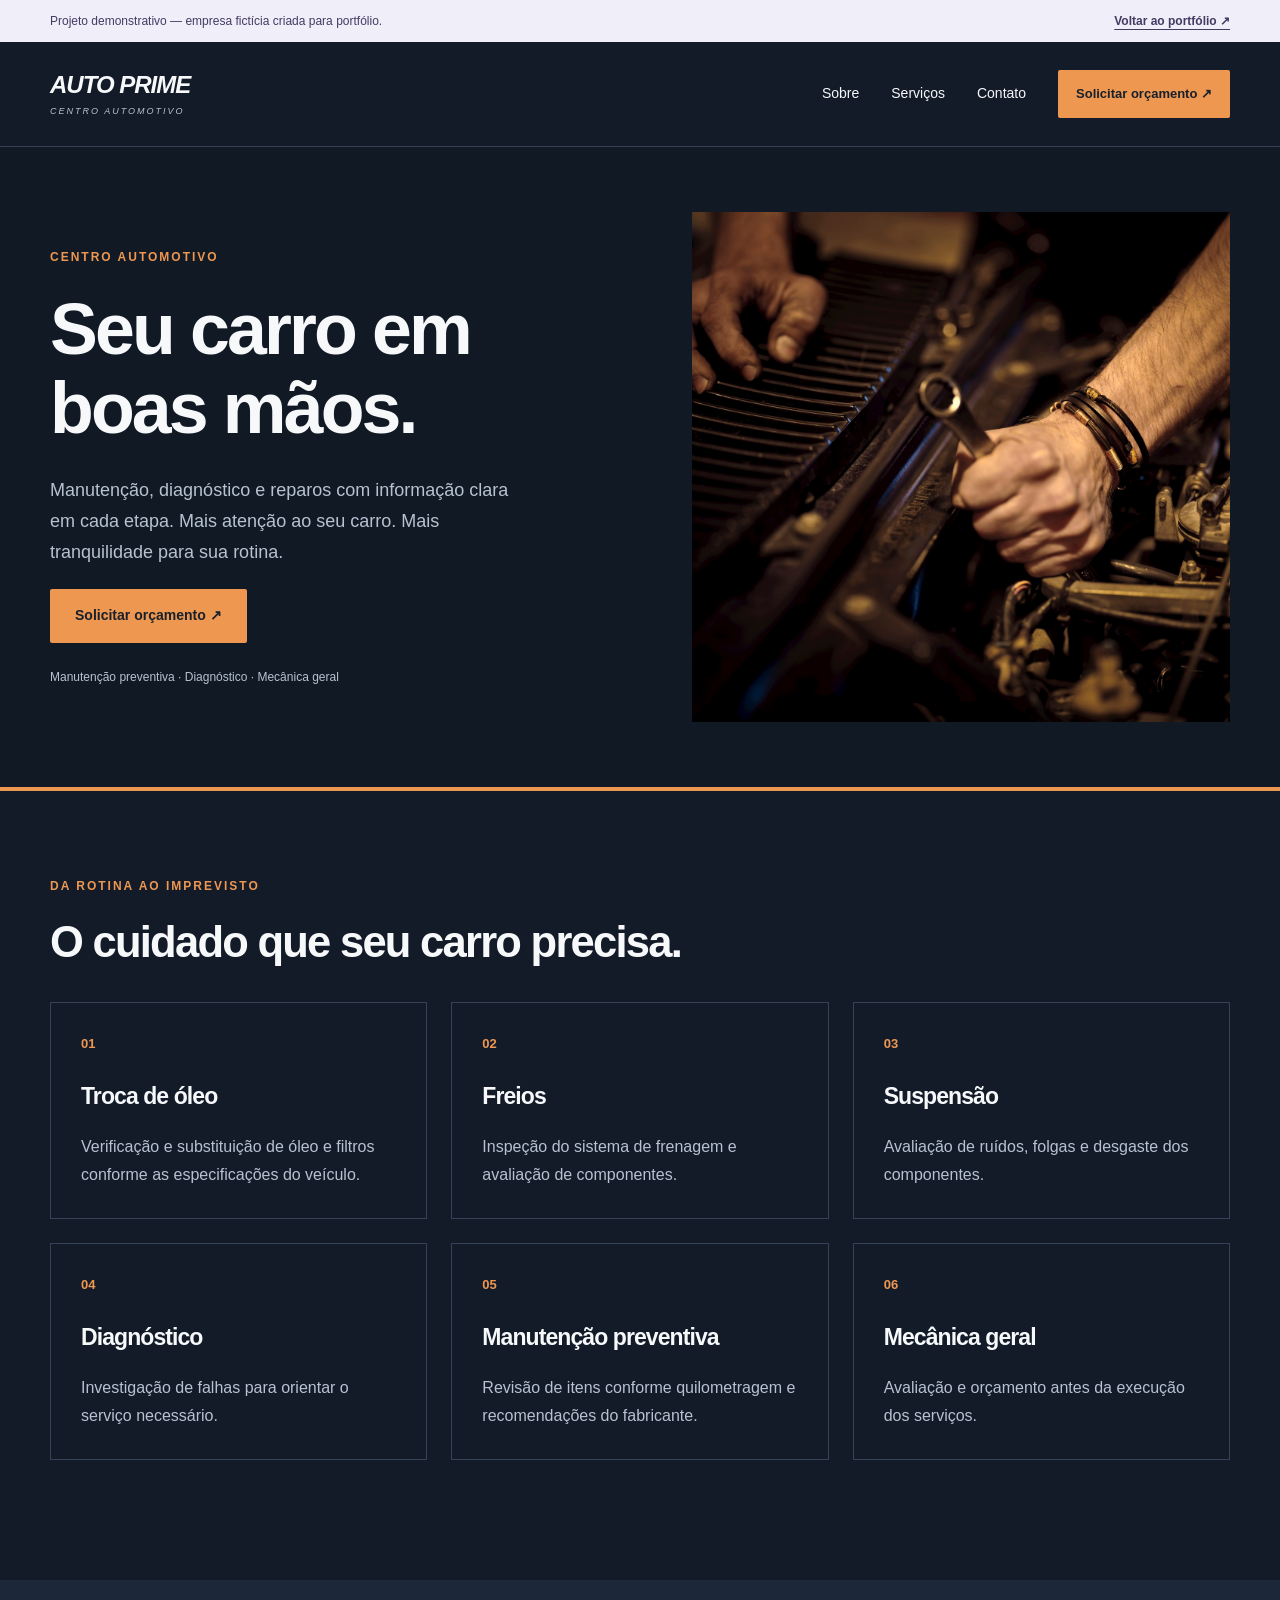
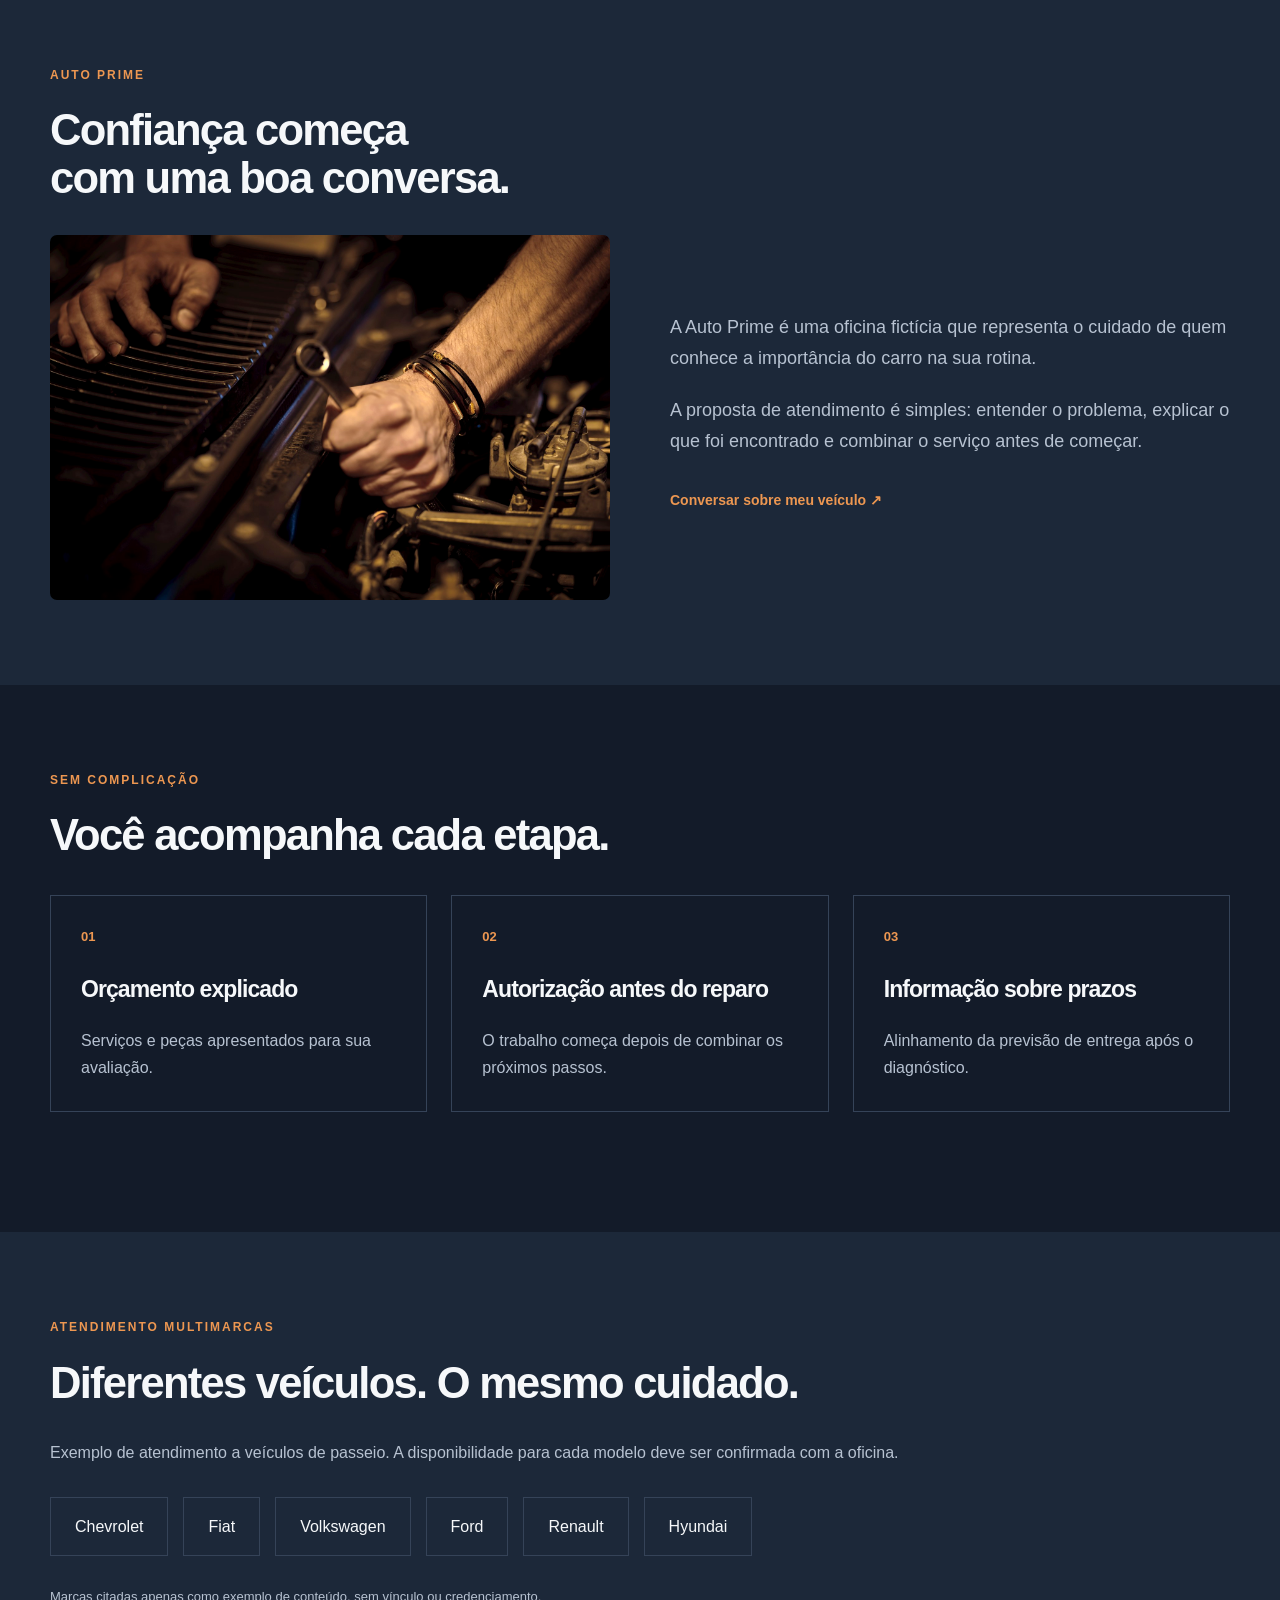
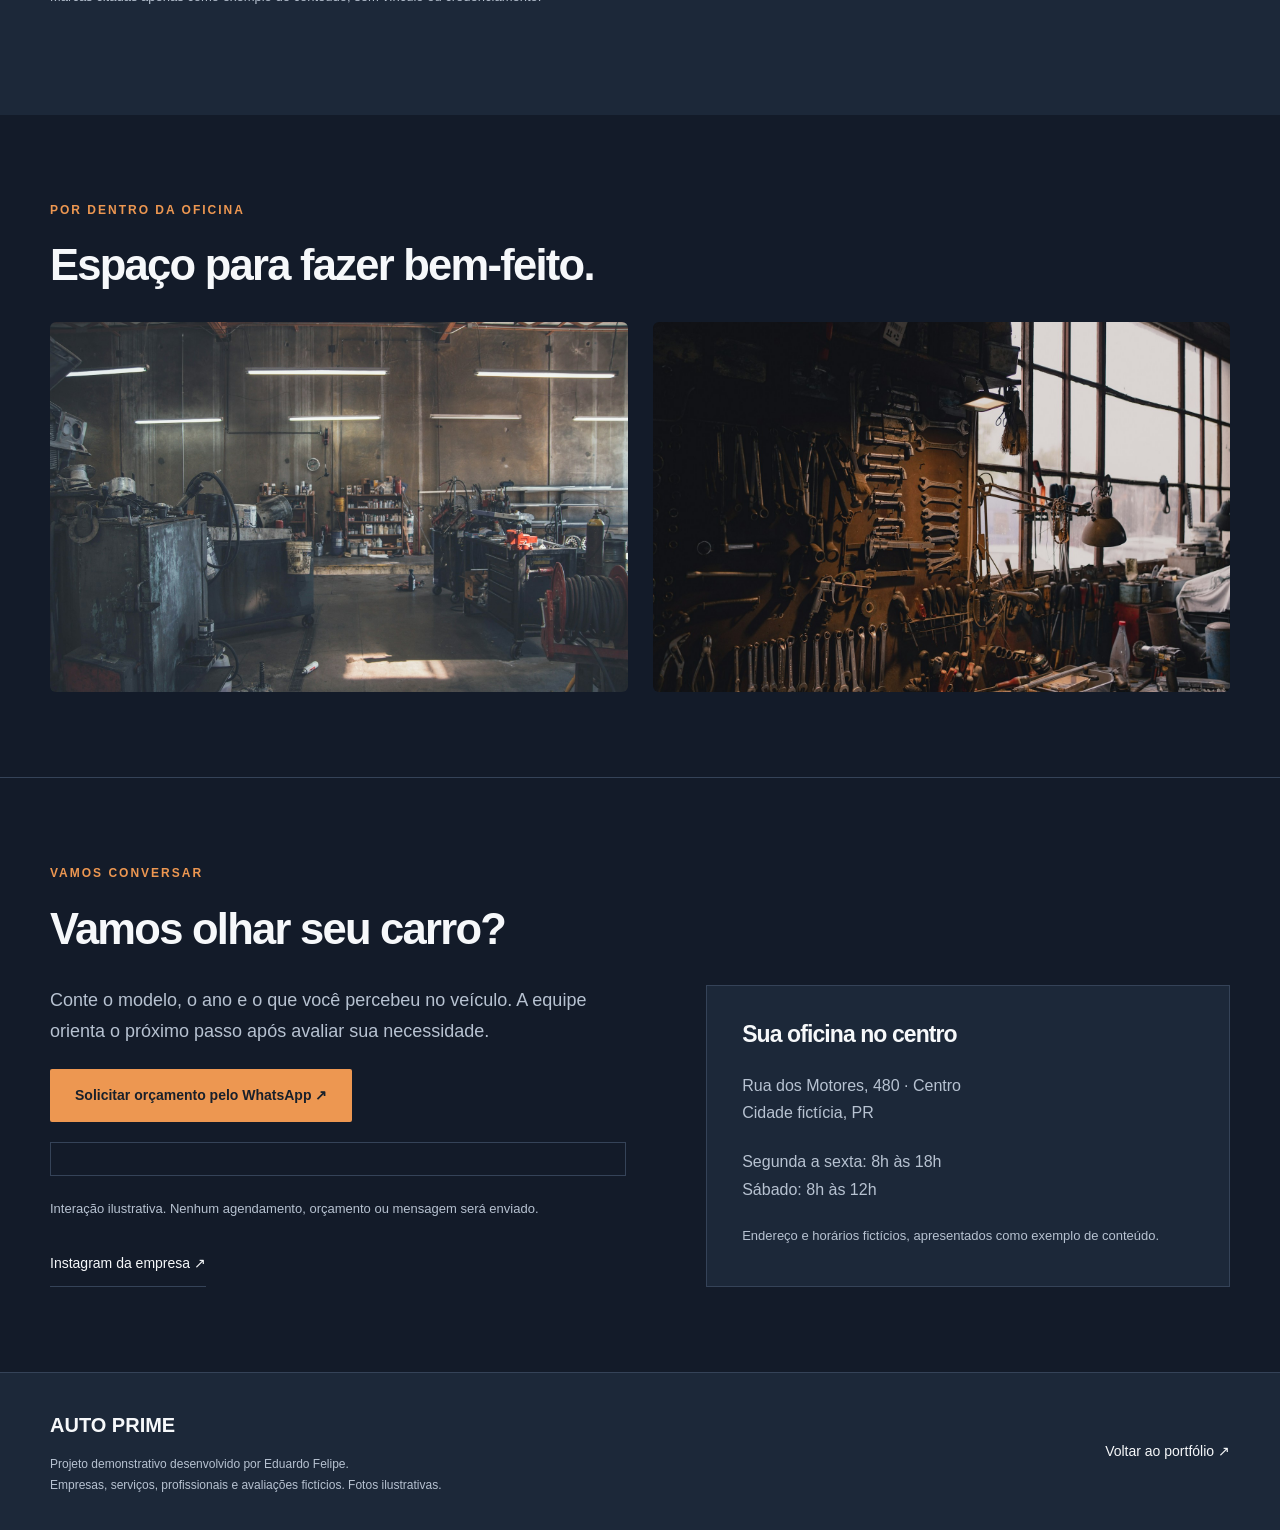
<file: projetos/oficina/index.html>
<!DOCTYPE html>
<html lang="pt-BR">
<head>
<meta charset="utf-8">
<meta name="viewport" content="width=device-width, initial-scale=1">
<meta name="description" content="AUTO PRIME: site demonstrativo de centro automotivo, desenvolvido por Eduardo Felipe. Empresa fictícia para portfólio.">
<title>AUTO PRIME | Demonstração de site</title>
<link rel="icon" href="../../assets/images/favicon.svg">
<link rel="stylesheet" href="../../assets/css/demo.css">
<link rel="stylesheet" href="style.css">
<script src="../../assets/js/main.js" defer>
</script>
<script src="script.js" defer>
</script>
</head>
<body class="theme-oficina">
<a class="skip" href="#conteudo">Pular para o conteúdo</a>
<div class="demo-notice">
<div class="demo-container">
<span>Projeto demonstrativo — empresa fictícia criada para portfólio.</span>
<a href="../../portfolio.html">Voltar ao portfólio ↗</a>
</div>
</div>
<header class="demo-header">
<div class="demo-container demo-nav">
<a class="demo-logo" href="index.html">AUTO PRIME<small>CENTRO AUTOMOTIVO</small>
</a>
<button class="menu-toggle" aria-label="Abrir menu" aria-expanded="false" aria-controls="nav">☰</button>
<nav id="nav" aria-label="Navegação da demonstração">
<a href="#sobre">Sobre</a>
<a href="#servicos">Serviços</a>
<a href="#contato">Contato</a>
<a class="demo-button" href="#contato">Solicitar orçamento ↗</a>
</nav>
</div>
</header>
<main id="conteudo">
<section class="demo-hero">
<div class="demo-container hero-grid">
<div class="demo-hero-copy">
<span class="demo-eyebrow">CENTRO AUTOMOTIVO</span>
<h1>Seu carro em<br>boas mãos.</h1>
<p>Manutenção, diagnóstico e reparos com informação clara em cada etapa. Mais atenção ao seu carro. Mais tranquilidade para sua rotina.</p>
<a class="demo-button" href="#contato">Solicitar orçamento ↗</a>
<p class="hero-small">Manutenção preventiva · Diagnóstico · Mecânica geral</p>
</div>
<img class="demo-hero-image" src="../../assets/images/mechanic.jpg" alt="Imagem ilustrativa para a demonstração AUTO PRIME" width="1100" height="900" fetchpriority="high">
</div>
</section>
<section id="servicos" class="demo-section ">
<div class="demo-container">
<span class="demo-eyebrow">DA ROTINA AO IMPREVISTO</span>
<h2>O cuidado que seu carro precisa.</h2>
<div class="demo-cards">
<article>
<span class="item-number">01</span>
<h3>Troca de óleo</h3>
<p>Verificação e substituição de óleo e filtros conforme as especificações do veículo.</p>
</article>
<article>
<span class="item-number">02</span>
<h3>Freios</h3>
<p>Inspeção do sistema de frenagem e avaliação de componentes.</p>
</article>
<article>
<span class="item-number">03</span>
<h3>Suspensão</h3>
<p>Avaliação de ruídos, folgas e desgaste dos componentes.</p>
</article>
<article>
<span class="item-number">04</span>
<h3>Diagnóstico</h3>
<p>Investigação de falhas para orientar o serviço necessário.</p>
</article>
<article>
<span class="item-number">05</span>
<h3>Manutenção preventiva</h3>
<p>Revisão de itens conforme quilometragem e recomendações do fabricante.</p>
</article>
<article>
<span class="item-number">06</span>
<h3>Mecânica geral</h3>
<p>Avaliação e orçamento antes da execução dos serviços.</p>
</article>
</div>
</div>
</section>
<section id="sobre" class="demo-section alternate">
<div class="demo-container">
<span class="demo-eyebrow">AUTO PRIME</span>
<h2>Confiança começa<br>com uma boa conversa.</h2>
<div class="split-content">
<img class="" src="../../assets/images/mechanic.jpg" alt="Mãos de mecânico trabalhando em motor, imagem ilustrativa" width="1100" height="740" loading="lazy">
<div>
<p>A Auto Prime é uma oficina fictícia que representa o cuidado de quem conhece a importância do carro na sua rotina.</p>
<p>A proposta de atendimento é simples: entender o problema, explicar o que foi encontrado e combinar o serviço antes de começar.</p>
<a class="demo-text-link" href="#contato">Conversar sobre meu veículo ↗</a>
</div>
</div>
</div>
</section>
<section id="diferenciais" class="demo-section ">
<div class="demo-container">
<span class="demo-eyebrow">SEM COMPLICAÇÃO</span>
<h2>Você acompanha cada etapa.</h2>
<div class="demo-cards">
<article>
<span class="item-number">01</span>
<h3>Orçamento explicado</h3>
<p>Serviços e peças apresentados para sua avaliação.</p>
</article>
<article>
<span class="item-number">02</span>
<h3>Autorização antes do reparo</h3>
<p>O trabalho começa depois de combinar os próximos passos.</p>
</article>
<article>
<span class="item-number">03</span>
<h3>Informação sobre prazos</h3>
<p>Alinhamento da previsão de entrega após o diagnóstico.</p>
</article>
</div>
</div>
</section>
<section id="marcas" class="demo-section alternate">
<div class="demo-container">
<span class="demo-eyebrow">ATENDIMENTO MULTIMARCAS</span>
<h2>Diferentes veículos. O mesmo cuidado.</h2>
<p>Exemplo de atendimento a veículos de passeio. A disponibilidade para cada modelo deve ser confirmada com a oficina.</p>
<div class="brand-list">
<span>Chevrolet</span>
<span>Fiat</span>
<span>Volkswagen</span>
<span>Ford</span>
<span>Renault</span>
<span>Hyundai</span>
</div>
<p class="demo-small">Marcas citadas apenas como exemplo de conteúdo, sem vínculo ou credenciamento.</p>
</div>
</section>
<section id="galeria" class="demo-section ">
<div class="demo-container">
<span class="demo-eyebrow">POR DENTRO DA OFICINA</span>
<h2>Espaço para fazer bem-feito.</h2>
<div class="gallery">
<img class="" src="../../assets/images/workshop.jpg" alt="Equipamentos em oficina, fotografia ilustrativa" width="1100" height="740" loading="lazy">
<img class="" src="../../assets/images/workshop-detail.jpg" alt="Ferramentas em ambiente de oficina, fotografia ilustrativa" width="1100" height="740" loading="lazy">
</div>
</div>
</section>
<section id="contato" class="demo-section contact-section">
<div class="demo-container">
<span class="demo-eyebrow">VAMOS CONVERSAR</span>
<h2>Vamos olhar seu carro?</h2>
<div class="contact-grid">
<div>
<p>Conte o modelo, o ano e o que você percebeu no veículo. A equipe orienta o próximo passo após avaliar sua necessidade.</p>
<button class="demo-button demo-action" type="button">Solicitar orçamento pelo WhatsApp ↗</button>
<p class="demo-feedback" role="status">
</p>
<p class="demo-small">Interação ilustrativa. Nenhum agendamento, orçamento ou mensagem será enviado.</p>
<button class="demo-social demo-action" type="button">Instagram da empresa ↗</button>
</div>
<div class="address-card">
<h3>Sua oficina no centro</h3>
<p>Rua dos Motores, 480 · Centro<br>Cidade fictícia, PR</p>
<p>Segunda a sexta: 8h às 18h<br>Sábado: 8h às 12h</p>
<span class="demo-small">Endereço e horários fictícios, apresentados como exemplo de conteúdo.</span>
</div>
</div>
</div>
</section>
</main>
<footer class="demo-footer">
<div class="demo-container">
<div>
<strong>AUTO PRIME</strong>
<p>Projeto demonstrativo desenvolvido por Eduardo Felipe.<br>Empresas, serviços, profissionais e avaliações fictícios. Fotos ilustrativas.</p>
</div>
<a href="../../portfolio.html">Voltar ao portfólio ↗</a>
</div>
</footer>
</body>
</html>
</file>
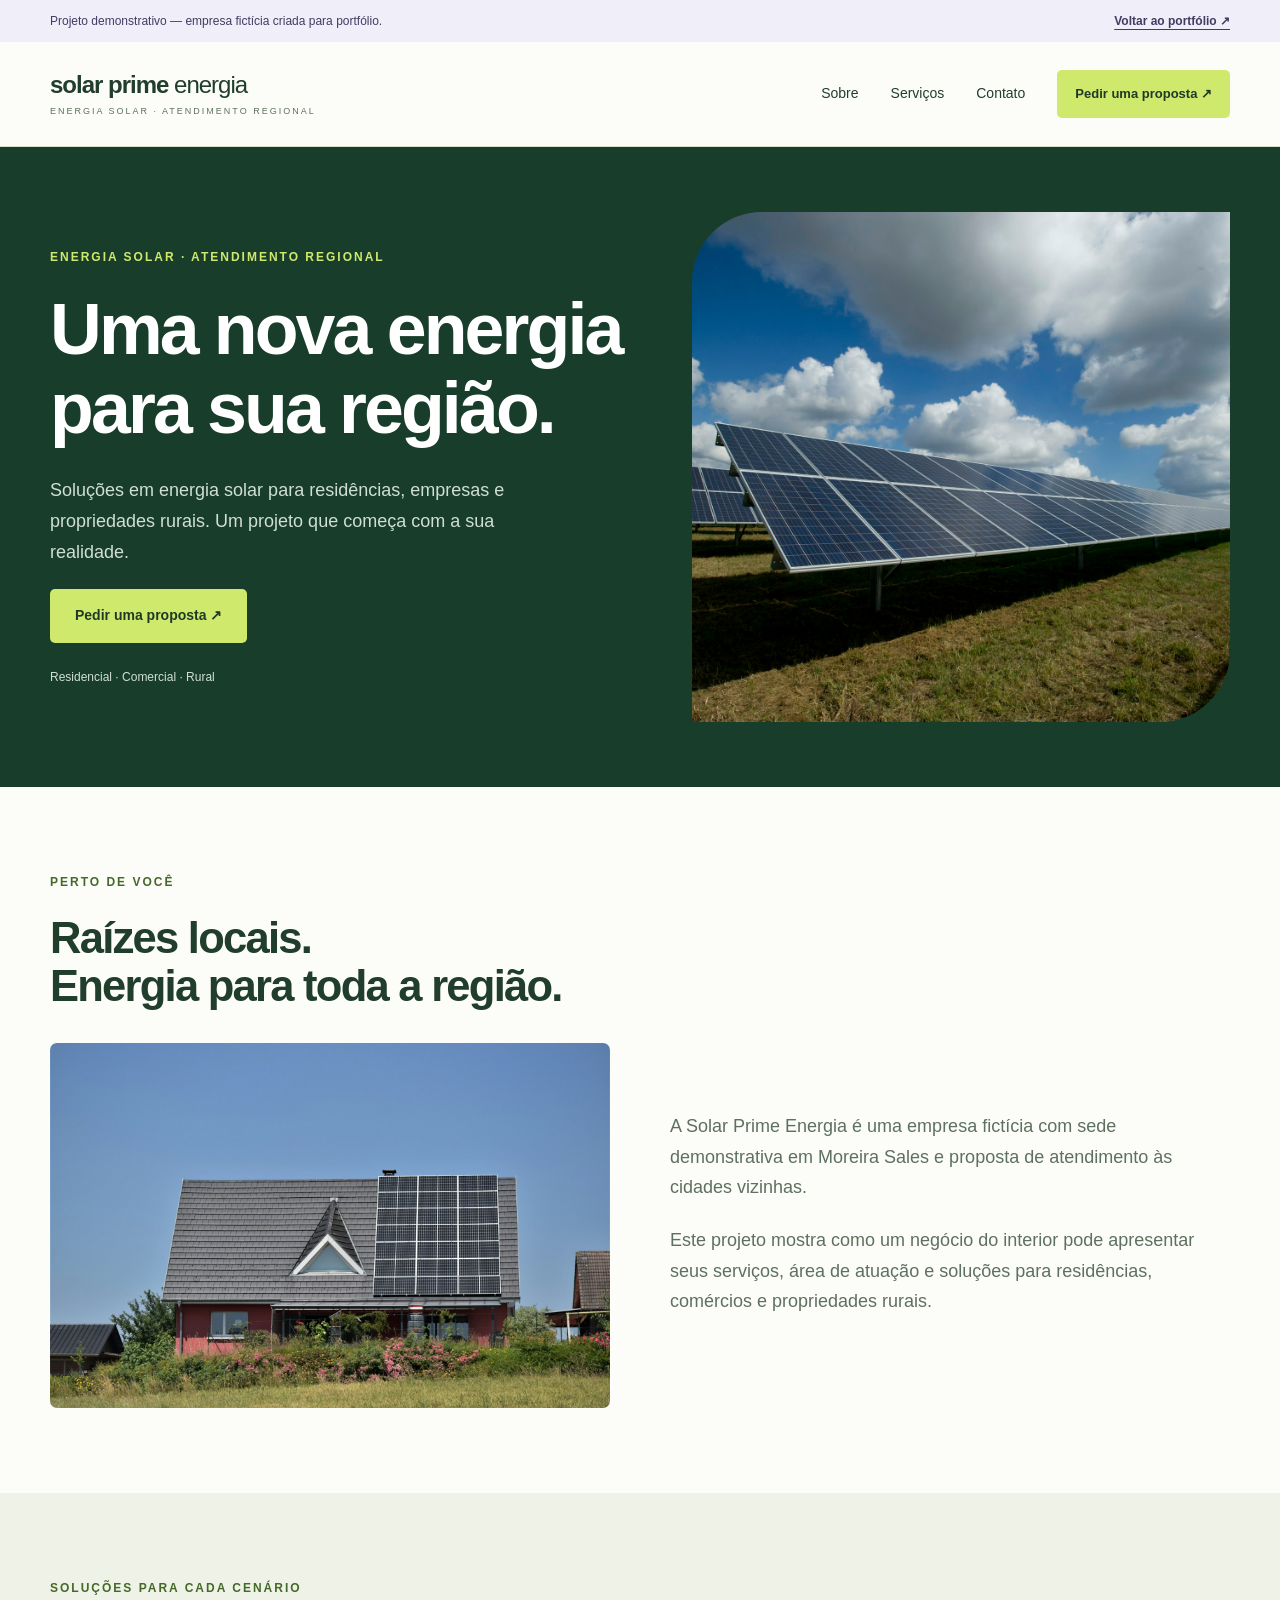
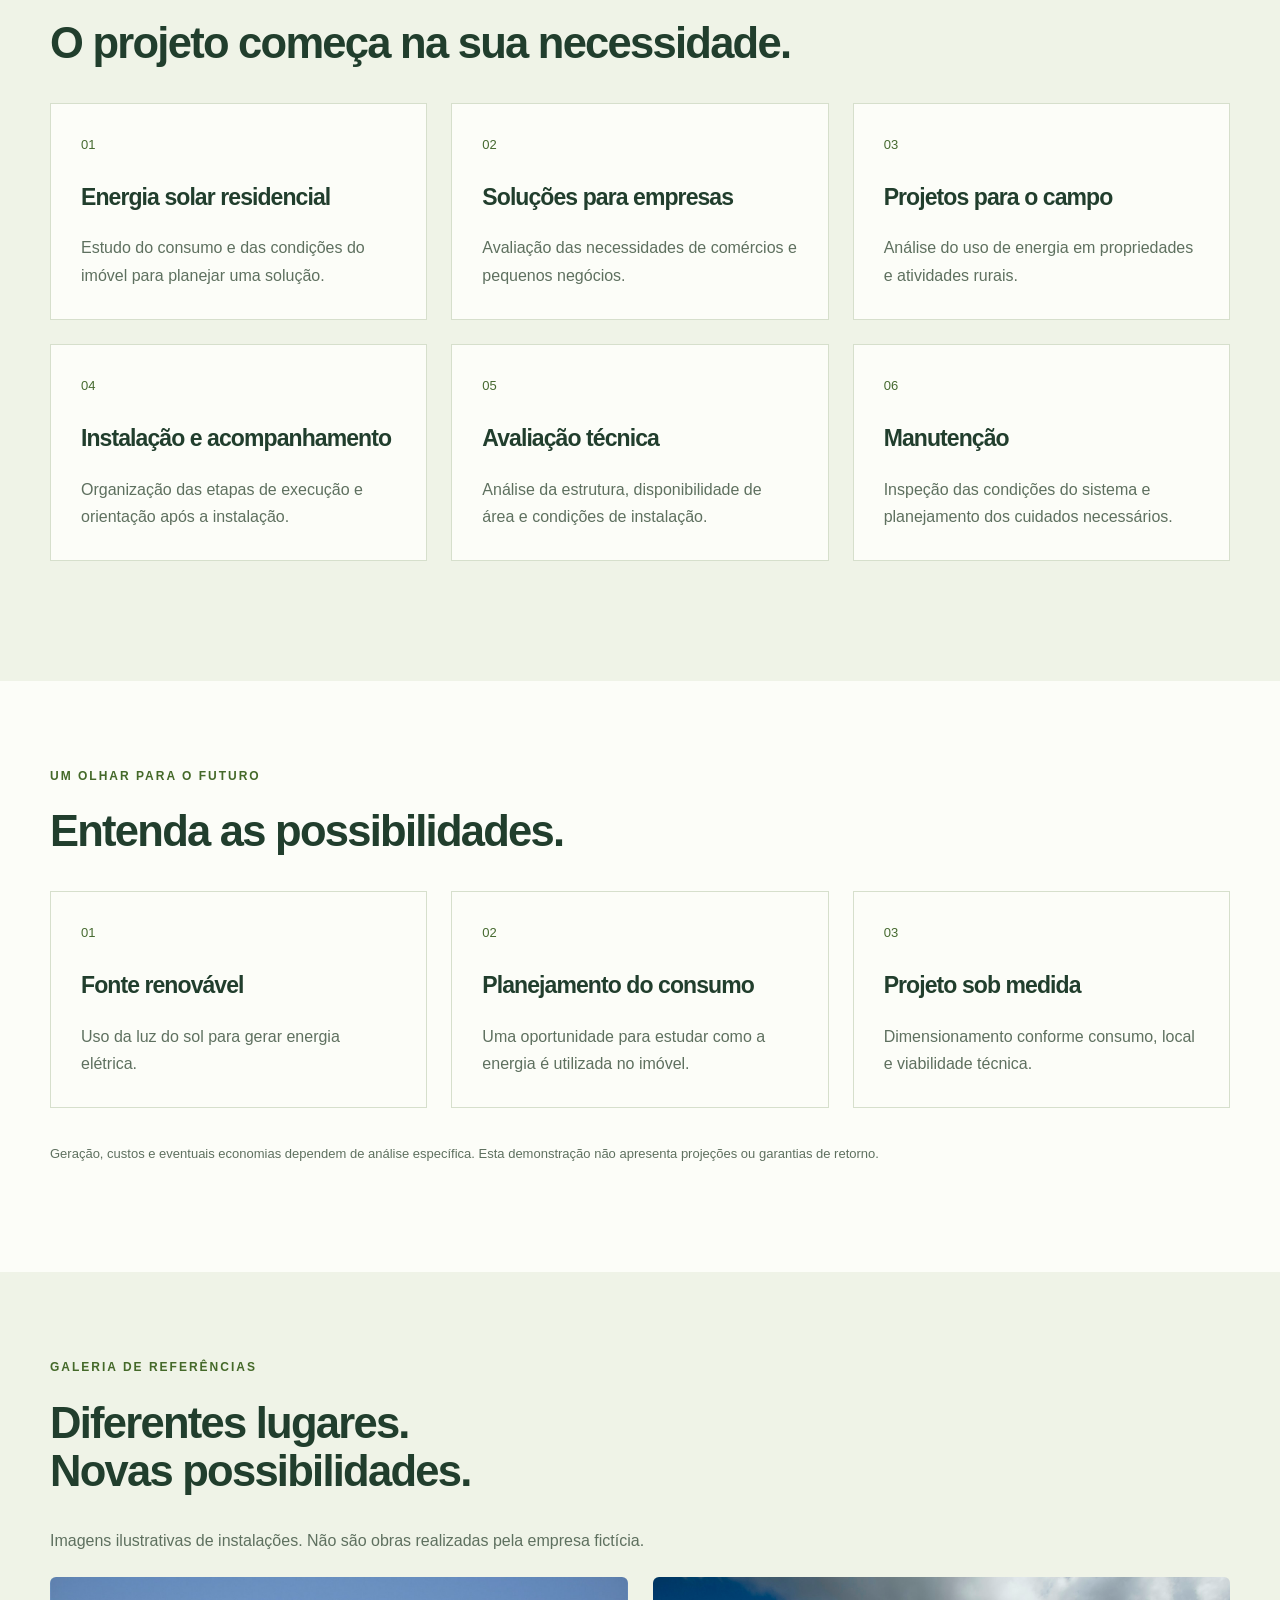
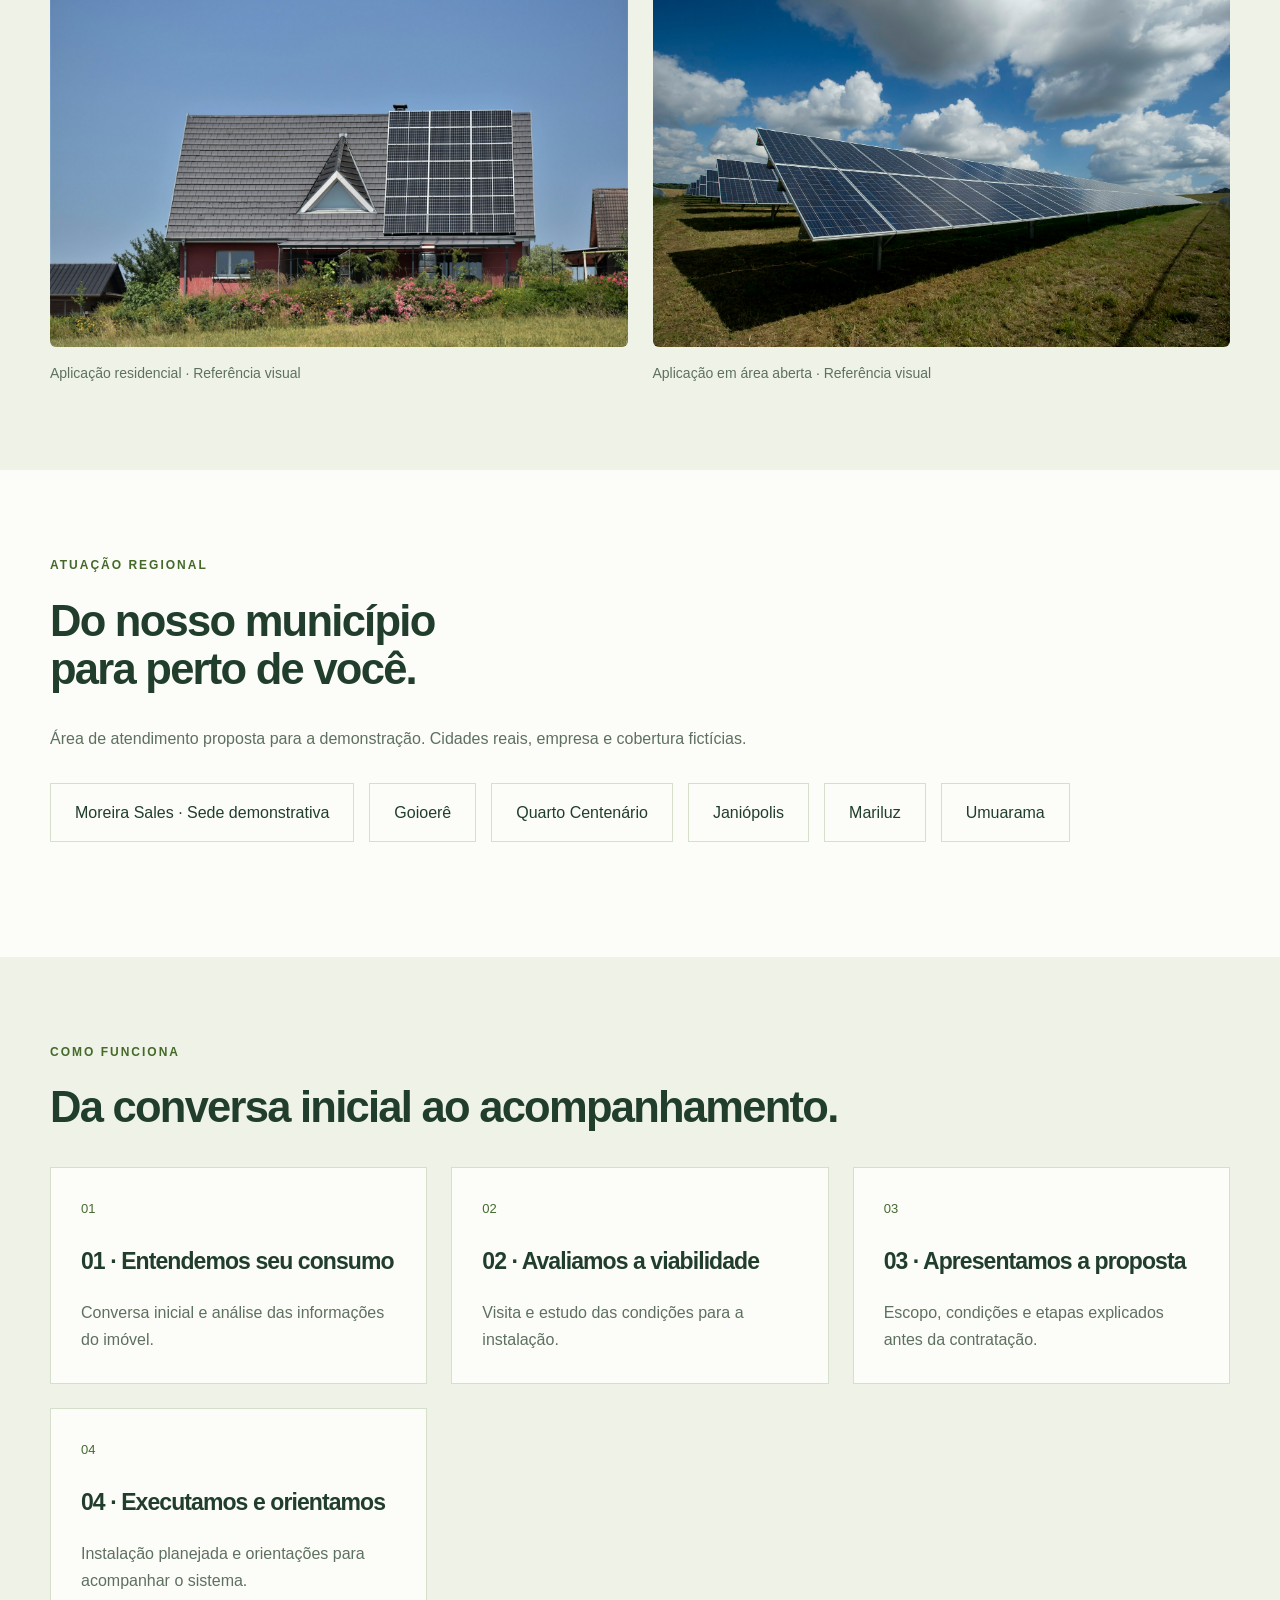
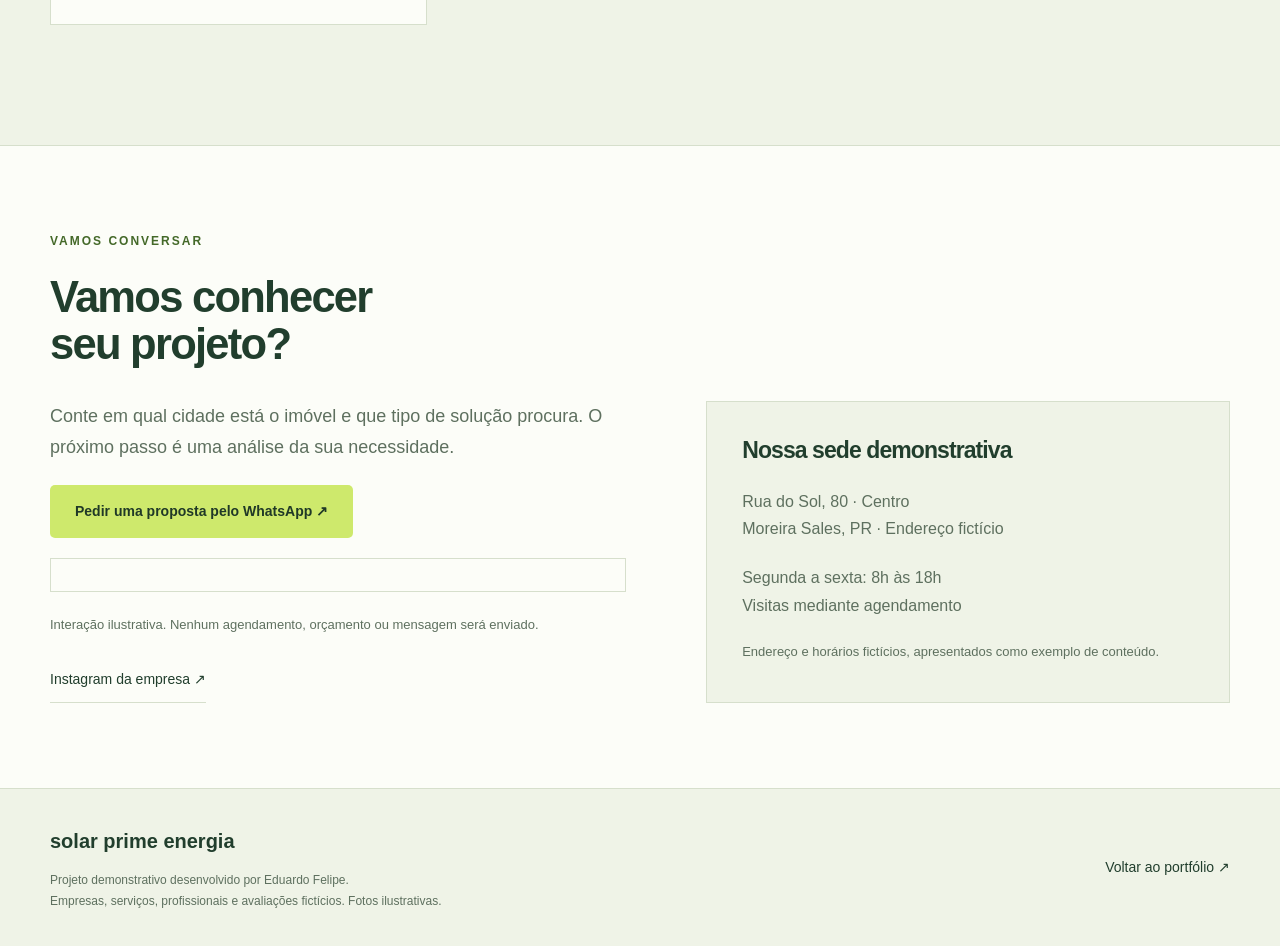
<file: projetos/solar/index.html>
<!DOCTYPE html>
<html lang="pt-BR">
<head>
<meta charset="utf-8">
<meta name="viewport" content="width=device-width, initial-scale=1">
<meta name="description" content="solar prime<span> energia</span>: site demonstrativo de energia solar · atendimento regional, desenvolvido por Eduardo Felipe. Empresa fictícia para portfólio.">
<title>solar prime<span> energia</span> | Demonstração de site</title>
<link rel="icon" href="../../assets/images/favicon.svg">
<link rel="stylesheet" href="../../assets/css/demo.css">
<link rel="stylesheet" href="style.css">
<script src="../../assets/js/main.js" defer>
</script>
<script src="script.js" defer>
</script>
</head>
<body class="theme-solar">
<a class="skip" href="#conteudo">Pular para o conteúdo</a>
<div class="demo-notice">
<div class="demo-container">
<span>Projeto demonstrativo — empresa fictícia criada para portfólio.</span>
<a href="../../portfolio.html">Voltar ao portfólio ↗</a>
</div>
</div>
<header class="demo-header">
<div class="demo-container demo-nav">
<a class="demo-logo" href="index.html">solar prime<span> energia</span>
<small>ENERGIA SOLAR · ATENDIMENTO REGIONAL</small>
</a>
<button class="menu-toggle" aria-label="Abrir menu" aria-expanded="false" aria-controls="nav">☰</button>
<nav id="nav" aria-label="Navegação da demonstração">
<a href="#sobre">Sobre</a>
<a href="#servicos">Serviços</a>
<a href="#contato">Contato</a>
<a class="demo-button" href="#contato">Pedir uma proposta ↗</a>
</nav>
</div>
</header>
<main id="conteudo">
<section class="demo-hero">
<div class="demo-container hero-grid">
<div class="demo-hero-copy">
<span class="demo-eyebrow">ENERGIA SOLAR · ATENDIMENTO REGIONAL</span>
<h1>Uma nova energia<br>para sua região.</h1>
<p>Soluções em energia solar para residências, empresas e propriedades rurais. Um projeto que começa com a sua realidade.</p>
<a class="demo-button" href="#contato">Pedir uma proposta ↗</a>
<p class="hero-small">Residencial · Comercial · Rural</p>
</div>
<img class="demo-hero-image" src="../../assets/images/solar.jpg" alt="Imagem ilustrativa para a demonstração solar prime<span> energia</span>" width="1100" height="900" fetchpriority="high">
</div>
</section>
<section id="sobre" class="demo-section ">
<div class="demo-container">
<span class="demo-eyebrow">PERTO DE VOCÊ</span>
<h2>Raízes locais.<br>Energia para toda a região.</h2>
<div class="split-content">
<img class="" src="../../assets/images/solar-roof.jpg" alt="Painéis solares sobre telhado residencial, fotografia ilustrativa" width="1100" height="740" loading="lazy">
<div>
<p>A Solar Prime Energia é uma empresa fictícia com sede demonstrativa em Moreira Sales e proposta de atendimento às cidades vizinhas.</p>
<p>Este projeto mostra como um negócio do interior pode apresentar seus serviços, área de atuação e soluções para residências, comércios e propriedades rurais.</p>
</div>
</div>
</div>
</section>
<section id="servicos" class="demo-section alternate">
<div class="demo-container">
<span class="demo-eyebrow">SOLUÇÕES PARA CADA CENÁRIO</span>
<h2>O projeto começa na sua necessidade.</h2>
<div class="demo-cards">
<article>
<span class="item-number">01</span>
<h3>Energia solar residencial</h3>
<p>Estudo do consumo e das condições do imóvel para planejar uma solução.</p>
</article>
<article>
<span class="item-number">02</span>
<h3>Soluções para empresas</h3>
<p>Avaliação das necessidades de comércios e pequenos negócios.</p>
</article>
<article>
<span class="item-number">03</span>
<h3>Projetos para o campo</h3>
<p>Análise do uso de energia em propriedades e atividades rurais.</p>
</article>
<article>
<span class="item-number">04</span>
<h3>Instalação e acompanhamento</h3>
<p>Organização das etapas de execução e orientação após a instalação.</p>
</article>
<article>
<span class="item-number">05</span>
<h3>Avaliação técnica</h3>
<p>Análise da estrutura, disponibilidade de área e condições de instalação.</p>
</article>
<article>
<span class="item-number">06</span>
<h3>Manutenção</h3>
<p>Inspeção das condições do sistema e planejamento dos cuidados necessários.</p>
</article>
</div>
</div>
</section>
<section id="beneficios" class="demo-section ">
<div class="demo-container">
<span class="demo-eyebrow">UM OLHAR PARA O FUTURO</span>
<h2>Entenda as possibilidades.</h2>
<div class="demo-cards">
<article>
<span class="item-number">01</span>
<h3>Fonte renovável</h3>
<p>Uso da luz do sol para gerar energia elétrica.</p>
</article>
<article>
<span class="item-number">02</span>
<h3>Planejamento do consumo</h3>
<p>Uma oportunidade para estudar como a energia é utilizada no imóvel.</p>
</article>
<article>
<span class="item-number">03</span>
<h3>Projeto sob medida</h3>
<p>Dimensionamento conforme consumo, local e viabilidade técnica.</p>
</article>
</div>
<p class="demo-small">Geração, custos e eventuais economias dependem de análise específica. Esta demonstração não apresenta projeções ou garantias de retorno.</p>
</div>
</section>
<section id="projetos" class="demo-section alternate">
<div class="demo-container">
<span class="demo-eyebrow">GALERIA DE REFERÊNCIAS</span>
<h2>Diferentes lugares.<br>Novas possibilidades.</h2>
<p>Imagens ilustrativas de instalações. Não são obras realizadas pela empresa fictícia.</p>
<div class="gallery">
<figure>
<img class="" src="../../assets/images/solar-roof.jpg" alt="Exemplo ilustrativo de instalação em telhado" width="1100" height="740" loading="lazy">
<figcaption>Aplicação residencial · Referência visual</figcaption>
</figure>
<figure>
<img class="" src="../../assets/images/solar.jpg" alt="Painéis solares em área aberta, referência visual" width="1100" height="740" loading="lazy">
<figcaption>Aplicação em área aberta · Referência visual</figcaption>
</figure>
</div>
</div>
</section>
<section id="regiao" class="demo-section ">
<div class="demo-container">
<span class="demo-eyebrow">ATUAÇÃO REGIONAL</span>
<h2>Do nosso município<br>para perto de você.</h2>
<p>Área de atendimento proposta para a demonstração. Cidades reais, empresa e cobertura fictícias.</p>
<div class="city-list">
<span>Moreira Sales · Sede demonstrativa</span>
<span>Goioerê</span>
<span>Quarto Centenário</span>
<span>Janiópolis</span>
<span>Mariluz</span>
<span>Umuarama</span>
</div>
</div>
</section>
<section id="processo" class="demo-section alternate">
<div class="demo-container">
<span class="demo-eyebrow">COMO FUNCIONA</span>
<h2>Da conversa inicial ao acompanhamento.</h2>
<div class="demo-cards">
<article>
<span class="item-number">01</span>
<h3>01 · Entendemos seu consumo</h3>
<p>Conversa inicial e análise das informações do imóvel.</p>
</article>
<article>
<span class="item-number">02</span>
<h3>02 · Avaliamos a viabilidade</h3>
<p>Visita e estudo das condições para a instalação.</p>
</article>
<article>
<span class="item-number">03</span>
<h3>03 · Apresentamos a proposta</h3>
<p>Escopo, condições e etapas explicados antes da contratação.</p>
</article>
<article>
<span class="item-number">04</span>
<h3>04 · Executamos e orientamos</h3>
<p>Instalação planejada e orientações para acompanhar o sistema.</p>
</article>
</div>
</div>
</section>
<section id="contato" class="demo-section contact-section">
<div class="demo-container">
<span class="demo-eyebrow">VAMOS CONVERSAR</span>
<h2>Vamos conhecer<br>seu projeto?</h2>
<div class="contact-grid">
<div>
<p>Conte em qual cidade está o imóvel e que tipo de solução procura. O próximo passo é uma análise da sua necessidade.</p>
<button class="demo-button demo-action" type="button">Pedir uma proposta pelo WhatsApp ↗</button>
<p class="demo-feedback" role="status">
</p>
<p class="demo-small">Interação ilustrativa. Nenhum agendamento, orçamento ou mensagem será enviado.</p>
<button class="demo-social demo-action" type="button">Instagram da empresa ↗</button>
</div>
<div class="address-card">
<h3>Nossa sede demonstrativa</h3>
<p>Rua do Sol, 80 · Centro<br>Moreira Sales, PR · Endereço fictício</p>
<p>Segunda a sexta: 8h às 18h<br>Visitas mediante agendamento</p>
<span class="demo-small">Endereço e horários fictícios, apresentados como exemplo de conteúdo.</span>
</div>
</div>
</div>
</section>
</main>
<footer class="demo-footer">
<div class="demo-container">
<div>
<strong>solar prime<span> energia</span>
</strong>
<p>Projeto demonstrativo desenvolvido por Eduardo Felipe.<br>Empresas, serviços, profissionais e avaliações fictícios. Fotos ilustrativas.</p>
</div>
<a href="../../portfolio.html">Voltar ao portfólio ↗</a>
</div>
</footer>
</body>
</html>
</file>
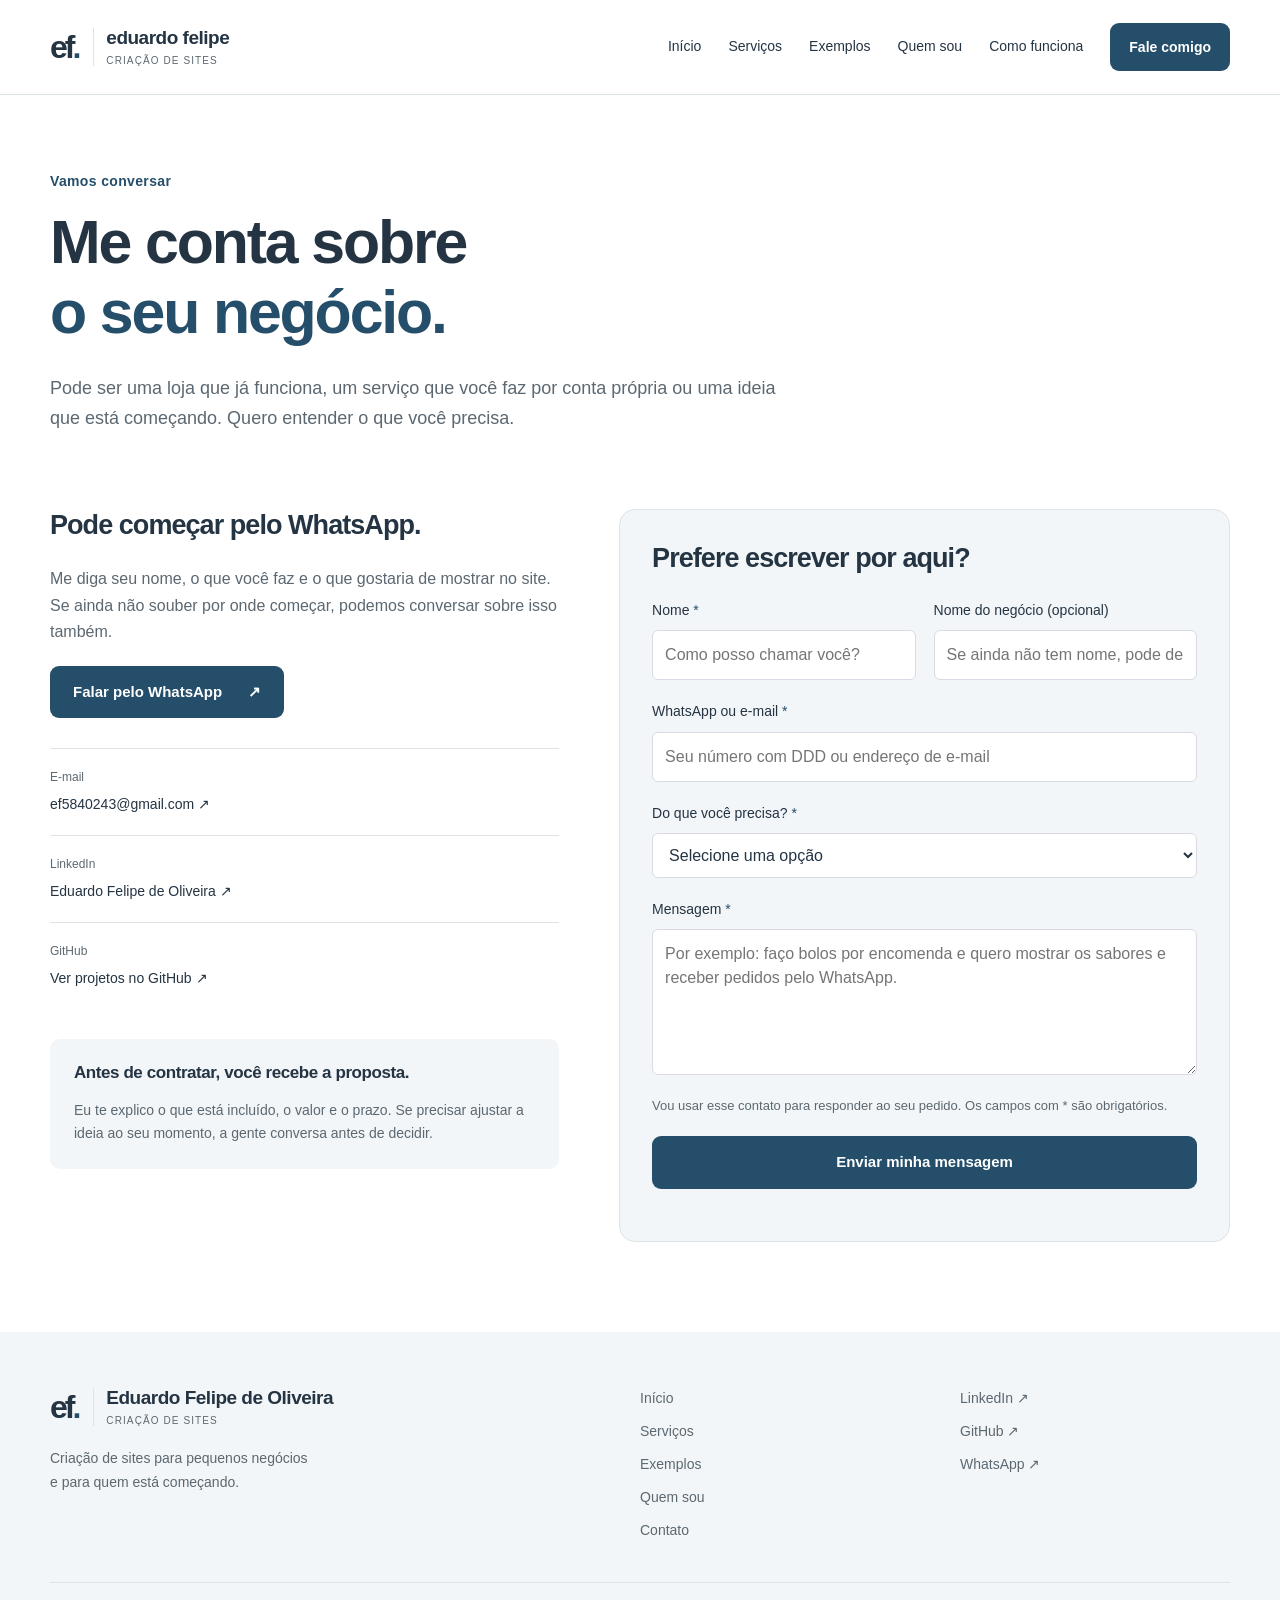
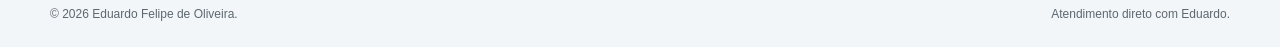
<file: contato.html>
<!DOCTYPE html>
<html lang="pt-BR">
<head>
<meta charset="utf-8">
<meta name="viewport" content="width=device-width, initial-scale=1">
<meta name="description" content="Tem uma loja, trabalha por conta própria ou está começando um negócio? Conte sua ideia para Eduardo Felipe e peça um orçamento para seu site.">
<meta name="theme-color" content="#244e6a">
<title>Converse sobre seu site | Eduardo Felipe</title>
<link rel="icon" href="assets/images/favicon.svg" type="image/svg+xml">
<link rel="stylesheet" href="assets/css/style.css">
<script src="assets/js/config.js" defer>
</script>
<script src="assets/js/main.js" defer>
</script>
</head>
<body>
<a class="skip" href="#conteudo">Pular para o conteúdo</a>
<header class="header">
<div class="container nav-wrap">
<a class="brand" href="index.html" aria-label="Eduardo Felipe, início">
<span class="brand-icon">ef<span>.</span>
</span>
<span>eduardo felipe<span class="brand-sub">CRIAÇÃO DE SITES</span>
</span>
</a>
<button class="menu-toggle" type="button" aria-label="Abrir menu" aria-controls="nav" aria-expanded="false">☰</button>
<nav id="nav" aria-label="Menu principal">
<a href="index.html">Início</a>
<a href="servicos.html">Serviços</a>
<a href="portfolio.html">Exemplos</a>
<a href="sobre.html">Quem sou</a>
<a href="index.html#como-funciona">Como funciona</a>
<a class="button nav-cta" href="contato.html" >Fale comigo
</a>
</nav>
</div>
</header>
<main id="conteudo">
<section class="container page-intro">
<span class="eyebrow">Vamos conversar</span>
<h1>Me conta sobre<br>
<span>o seu negócio.</span>
</h1>
<p>Pode ser uma loja que já funciona, um serviço que você faz por conta própria ou uma ideia que está começando. Quero entender o que você precisa.</p>
</section>
<section class="container contact-layout">
<div id="canais">
<h2>Pode começar pelo WhatsApp.</h2>
<p>Me diga seu nome, o que você faz e o que gostaria de mostrar no site. Se ainda não souber por onde começar, podemos conversar sobre isso também.</p>
<a class="button primary" href="#formulario" data-whatsapp>Falar pelo WhatsApp <span aria-hidden="true">↗</span>
</a>
<p class="channel-status" data-contact-status>
</p>
<div class="contact-channels">
<a href="#formulario" data-social="email">
<span>E-mail</span>
<strong data-email-label>Consultar disponibilidade</strong> ↗</a>
<a href="https://www.linkedin.com/in/eduardo-felipe-de-oliveira-ti/" data-social="linkedin" target="_blank" rel="noopener noreferrer">
<span>LinkedIn</span>
<strong>Eduardo Felipe de Oliveira</strong> ↗</a>
<a href="#formulario" data-social="github">
<span>GitHub</span>
<strong data-github-label>Perfil em preparação</strong> ↗</a>
</div>
<div class="contact-note">
<h3>Antes de contratar, você recebe a proposta.</h3>
<p>Eu te explico o que está incluído, o valor e o prazo. Se precisar ajustar a ideia ao seu momento, a gente conversa antes de decidir.</p>
</div>
</div>
<form class="contact-form" id="formulario" name="contato" method="POST" data-netlify="true" netlify-honeypot="bot-field" action="obrigado.html">
<input type="hidden" name="form-name" value="contato">
<p class="honeypot" aria-hidden="true">
<label>Não preencha <input name="bot-field" tabindex="-1" autocomplete="off">
</label>
</p>
<h2>Prefere escrever por aqui?</h2>
<noscript>
<p>Ative o JavaScript para usar este formulário nesta versão. Você também pode entrar em contato pelo LinkedIn.</p>
</noscript>
<div class="form-row">
<label>Nome <span>*</span>
<input name="nome" autocomplete="name" required placeholder="Como posso chamar você?">
</label>
<label>Nome do negócio (opcional)<input name="empresa" autocomplete="organization" placeholder="Se ainda não tem nome, pode deixar vazio">
</label>
</div>
<label>WhatsApp ou e-mail <span>*</span>
<input name="contato" required placeholder="Seu número com DDD ou endereço de e-mail" minlength="5">
</label>
<label>Do que você precisa? <span>*</span>
<select name="tipo" required>
<option value="">Selecione uma opção</option>
<option>Uma página para apresentar meu trabalho</option>
<option>Um site com várias páginas</option>
<option>Ajuda para colocar meu site no ar</option>
<option>Ainda não sei. Quero conversar primeiro.</option>
</select>
</label>
<label>Mensagem <span>*</span>
<textarea name="mensagem" rows="5" required placeholder="Por exemplo: faço bolos por encomenda e quero mostrar os sabores e receber pedidos pelo WhatsApp.">
</textarea>
</label>
<p class="form-note">Vou usar esse contato para responder ao seu pedido. Os campos com * são obrigatórios.</p>
<button type="submit" class="button primary">Enviar minha mensagem</button>
<p class="form-feedback" role="status" aria-live="polite">
</p>
<button type="button" class="button secondary copy-message" hidden>Copiar minha mensagem</button>
</form>
</section>
</main>
<footer class="footer">
<div class="container footer-top">
<div>
<a class="brand" href="index.html">
<span class="brand-icon">ef<span>.</span>
</span>
<span>Eduardo Felipe de Oliveira<span class="brand-sub">CRIAÇÃO DE SITES</span>
</span>
</a>
<p>Criação de sites para pequenos negócios<br>e para quem está começando.</p>
</div>
<div class="footer-links">
<a href="index.html">Início</a>
<a href="servicos.html">Serviços</a>
<a href="portfolio.html">Exemplos</a>
<a href="sobre.html">Quem sou</a>
<a href="contato.html">Contato</a>
</div>
<div class="footer-links">
<a href="https://www.linkedin.com/in/eduardo-felipe-de-oliveira-ti/" data-social="linkedin" target="_blank" rel="noopener noreferrer">LinkedIn ↗</a>
<a href="contato.html#canais" data-social="github">GitHub ↗</a>
<a href="contato.html" data-whatsapp>WhatsApp ↗</a>
</div>
</div>
<div class="container footer-bottom">
<span>© <span data-year>2026</span> Eduardo Felipe de Oliveira.</span>
<span>Atendimento direto com Eduardo.</span>
</div>
</footer>
</body>
</html>
</file>
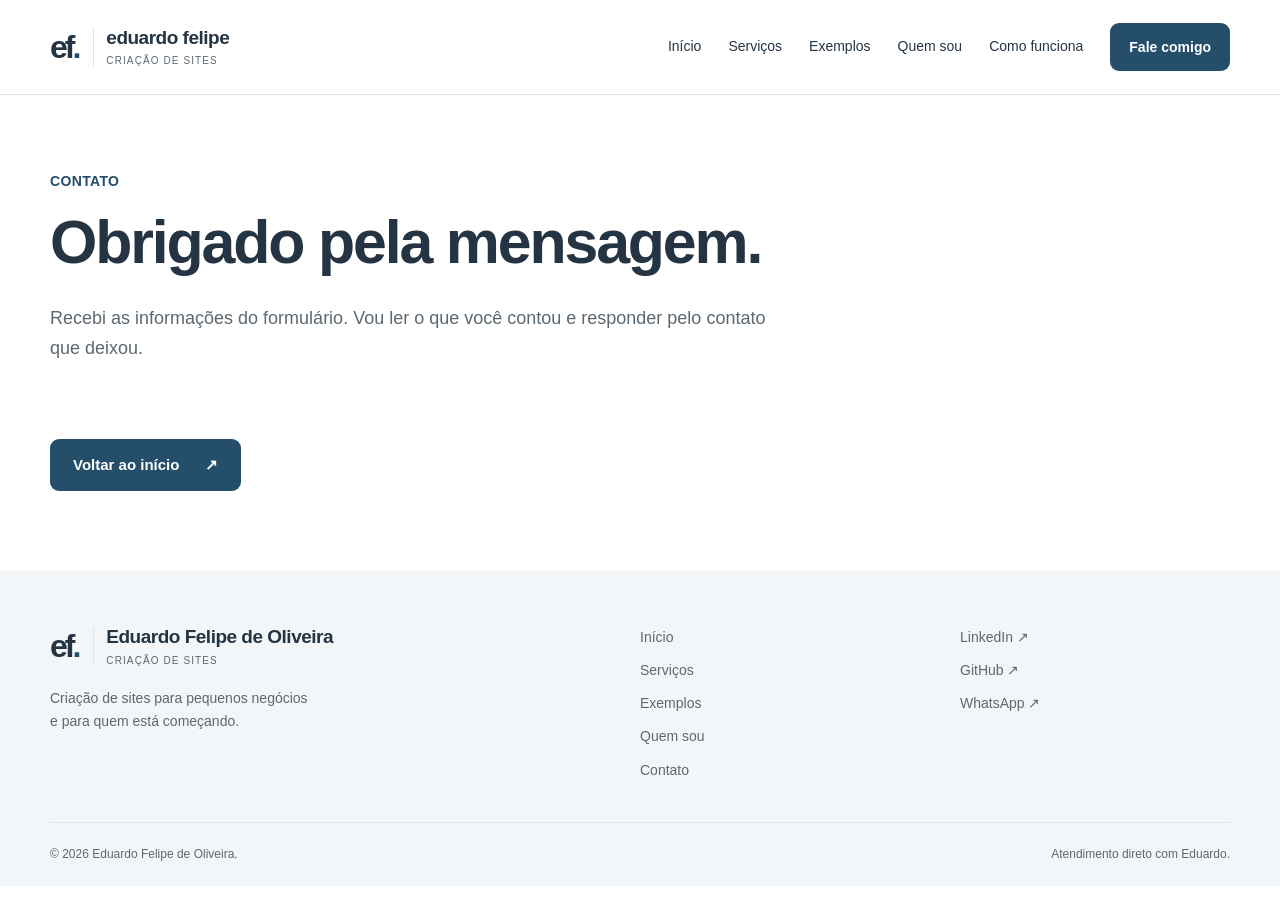
<file: obrigado.html>
<!DOCTYPE html>
<html lang="pt-BR">
<head>
<meta charset="utf-8">
<meta name="viewport" content="width=device-width, initial-scale=1">
<meta name="description" content="Confirmação do envio do formulário de contato.">
<meta name="theme-color" content="#244e6a">
<title>Mensagem recebida | Eduardo Felipe</title>
<link rel="icon" href="assets/images/favicon.svg" type="image/svg+xml">
<link rel="stylesheet" href="assets/css/style.css">
<script src="assets/js/config.js" defer>
</script>
<script src="assets/js/main.js" defer>
</script>
</head>
<body>
<a class="skip" href="#conteudo">Pular para o conteúdo</a>
<header class="header">
<div class="container nav-wrap">
<a class="brand" href="index.html" aria-label="Eduardo Felipe, início">
<span class="brand-icon">ef<span>.</span>
</span>
<span>eduardo felipe<span class="brand-sub">CRIAÇÃO DE SITES</span>
</span>
</a>
<button class="menu-toggle" type="button" aria-label="Abrir menu" aria-controls="nav" aria-expanded="false">☰</button>
<nav id="nav" aria-label="Menu principal">
<a href="index.html">Início</a>
<a href="servicos.html">Serviços</a>
<a href="portfolio.html">Exemplos</a>
<a href="sobre.html">Quem sou</a>
<a href="index.html#como-funciona">Como funciona</a>
<a class="button nav-cta" href="contato.html" >Fale comigo
</a>
</nav>
</div>
</header>
<main id="conteudo">
<section class="container page-intro">
<span class="eyebrow">CONTATO</span>
<h1>Obrigado pela mensagem.</h1>
<p>Recebi as informações do formulário. Vou ler o que você contou e responder pelo contato que deixou.</p>
</section>
<div class="container thankyou">
<a class="button primary" href="index.html" >Voltar ao início <span aria-hidden="true">↗</span>
</a>
</div>
</main>
<footer class="footer">
<div class="container footer-top">
<div>
<a class="brand" href="index.html">
<span class="brand-icon">ef<span>.</span>
</span>
<span>Eduardo Felipe de Oliveira<span class="brand-sub">CRIAÇÃO DE SITES</span>
</span>
</a>
<p>Criação de sites para pequenos negócios<br>e para quem está começando.</p>
</div>
<div class="footer-links">
<a href="index.html">Início</a>
<a href="servicos.html">Serviços</a>
<a href="portfolio.html">Exemplos</a>
<a href="sobre.html">Quem sou</a>
<a href="contato.html">Contato</a>
</div>
<div class="footer-links">
<a href="https://www.linkedin.com/in/eduardo-felipe-de-oliveira-ti/" data-social="linkedin" target="_blank" rel="noopener noreferrer">LinkedIn ↗</a>
<a href="contato.html#canais" data-social="github">GitHub ↗</a>
<a href="contato.html" data-whatsapp>WhatsApp ↗</a>
</div>
</div>
<div class="container footer-bottom">
<span>© <span data-year>2026</span> Eduardo Felipe de Oliveira.</span>
<span>Atendimento direto com Eduardo.</span>
</div>
</footer>
</body>
</html>
</file>
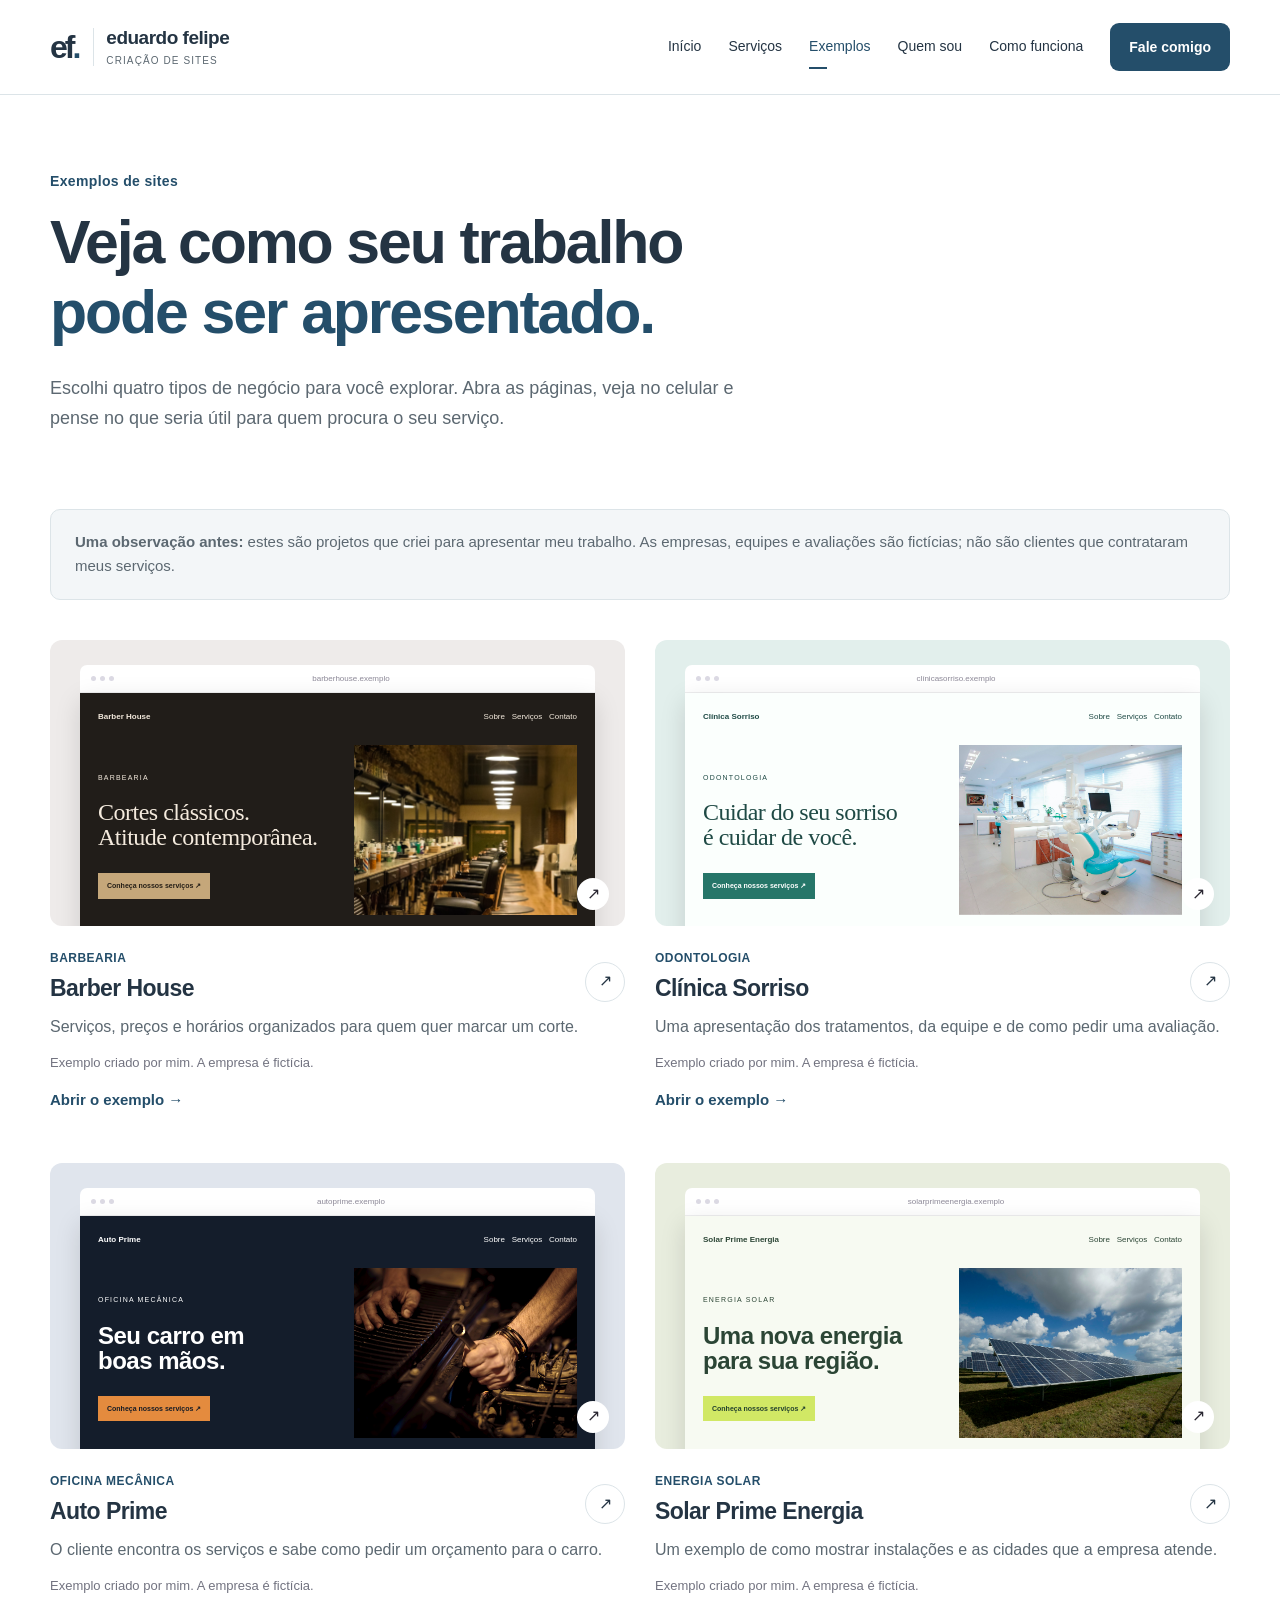
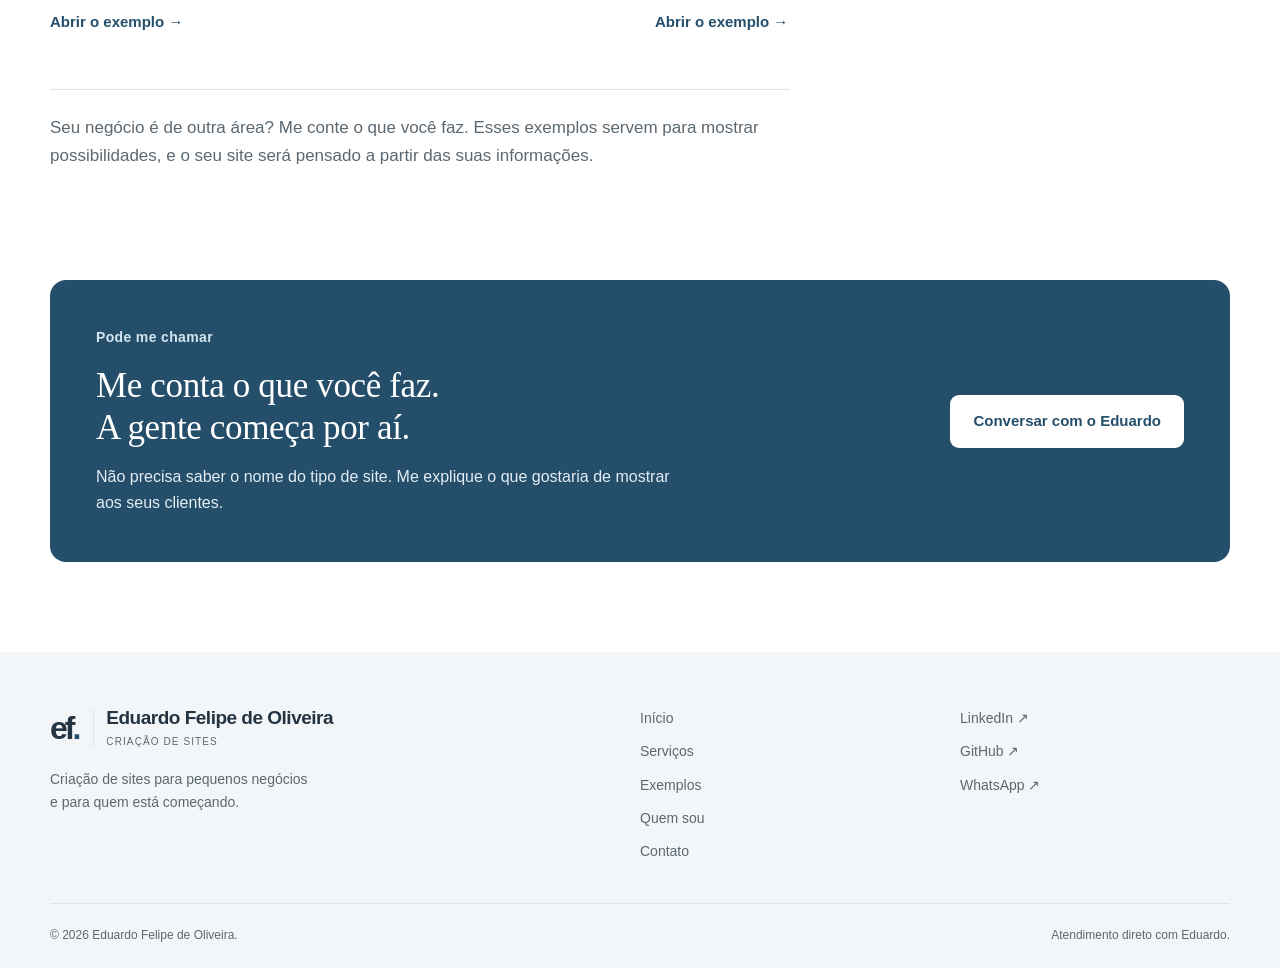
<file: portfolio.html>
<!DOCTYPE html>
<html lang="pt-BR">
<head>
<meta charset="utf-8">
<meta name="viewport" content="width=device-width, initial-scale=1">
<meta name="description" content="Veja quatro exemplos de sites para barbearia, clínica, oficina e energia solar. Projetos fictícios criados por Eduardo Felipe para apresentar seu trabalho.">
<meta name="theme-color" content="#244e6a">
<title>Exemplos de sites para seu negócio | Eduardo Felipe</title>
<link rel="icon" href="assets/images/favicon.svg" type="image/svg+xml">
<link rel="stylesheet" href="assets/css/style.css">
<script src="assets/js/config.js" defer>
</script>
<script src="assets/js/main.js" defer>
</script>
</head>
<body>
<a class="skip" href="#conteudo">Pular para o conteúdo</a>
<header class="header">
<div class="container nav-wrap">
<a class="brand" href="index.html" aria-label="Eduardo Felipe, início">
<span class="brand-icon">ef<span>.</span>
</span>
<span>eduardo felipe<span class="brand-sub">CRIAÇÃO DE SITES</span>
</span>
</a>
<button class="menu-toggle" type="button" aria-label="Abrir menu" aria-controls="nav" aria-expanded="false">☰</button>
<nav id="nav" aria-label="Menu principal">
<a href="index.html">Início</a>
<a href="servicos.html">Serviços</a>
<a href="portfolio.html" aria-current="page">Exemplos</a>
<a href="sobre.html">Quem sou</a>
<a href="index.html#como-funciona">Como funciona</a>
<a class="button nav-cta" href="contato.html" >Fale comigo
</a>
</nav>
</div>
</header>
<main id="conteudo">
<section class="container page-intro">
<span class="eyebrow">Exemplos de sites</span>
<h1>Veja como seu trabalho<br>
<span>pode ser apresentado.</span>
</h1>
<p>Escolhi quatro tipos de negócio para você explorar. Abra as páginas, veja no celular e pense no que seria útil para quem procura o seu serviço.</p>
</section>
<section class="container portfolio-body">
<div class="notice">
<p>
<strong>Uma observação antes:</strong> estes são projetos que criei para apresentar meu trabalho. As empresas, equipes e avaliações são fictícias; não são clientes que contrataram meus serviços.</p>
</div>
<div class="project-grid">
<article class="project-card">
<a class="project-visual barbearia" href="projetos/barbearia/index.html" aria-label="Ver demonstração Barber House">
<div class="browser-top">
<i>
</i>
<i>
</i>
<i>
</i>
<span>barberhouse.exemplo</span>
</div>
<div class="mini-site">
<div class="mini-nav">
<b>Barber House</b>
<span>Sobre &nbsp; Serviços &nbsp; Contato</span>
</div>
<div class="mini-content">
<div>
<span class="mini-eyebrow">BARBEARIA</span>
<h3>Cortes clássicos.<br>Atitude contemporânea.</h3>
<span class="mini-button">Conheça nossos serviços ↗</span>
</div>
<img src="assets/images/barber.jpg" alt="Ambiente ilustrativo de barbearia" loading="lazy" width="600" height="440">
</div>
</div>
<span class="preview-open" aria-hidden="true">↗</span>
</a>
<div class="project-info">
<div>
<span class="eyebrow">BARBEARIA</span>
<h3>Barber House</h3>
</div>
<a class="circle-link" href="projetos/barbearia/index.html" aria-label="Ver demonstração Barber House">↗</a>
</div>
<p>Serviços, preços e horários organizados para quem quer marcar um corte.</p>
<span class="demo-label">Exemplo criado por mim. A empresa é fictícia.</span>
<a class="text-link project-link" href="projetos/barbearia/index.html">Abrir o exemplo →</a>
</article>
<article class="project-card">
<a class="project-visual clinica" href="projetos/clinica/index.html" aria-label="Ver demonstração Clínica Sorriso">
<div class="browser-top">
<i>
</i>
<i>
</i>
<i>
</i>
<span>clínicasorriso.exemplo</span>
</div>
<div class="mini-site">
<div class="mini-nav">
<b>Clínica Sorriso</b>
<span>Sobre &nbsp; Serviços &nbsp; Contato</span>
</div>
<div class="mini-content">
<div>
<span class="mini-eyebrow">ODONTOLOGIA</span>
<h3>Cuidar do seu sorriso<br>é cuidar de você.</h3>
<span class="mini-button">Conheça nossos serviços ↗</span>
</div>
<img src="assets/images/clinic.jpg" alt="Ambiente ilustrativo de odontologia" loading="lazy" width="600" height="440">
</div>
</div>
<span class="preview-open" aria-hidden="true">↗</span>
</a>
<div class="project-info">
<div>
<span class="eyebrow">ODONTOLOGIA</span>
<h3>Clínica Sorriso</h3>
</div>
<a class="circle-link" href="projetos/clinica/index.html" aria-label="Ver demonstração Clínica Sorriso">↗</a>
</div>
<p>Uma apresentação dos tratamentos, da equipe e de como pedir uma avaliação.</p>
<span class="demo-label">Exemplo criado por mim. A empresa é fictícia.</span>
<a class="text-link project-link" href="projetos/clinica/index.html">Abrir o exemplo →</a>
</article>
<article class="project-card">
<a class="project-visual oficina" href="projetos/oficina/index.html" aria-label="Ver demonstração Auto Prime">
<div class="browser-top">
<i>
</i>
<i>
</i>
<i>
</i>
<span>autoprime.exemplo</span>
</div>
<div class="mini-site">
<div class="mini-nav">
<b>Auto Prime</b>
<span>Sobre &nbsp; Serviços &nbsp; Contato</span>
</div>
<div class="mini-content">
<div>
<span class="mini-eyebrow">OFICINA MECÂNICA</span>
<h3>Seu carro em<br>boas mãos.</h3>
<span class="mini-button">Conheça nossos serviços ↗</span>
</div>
<img src="assets/images/mechanic.jpg" alt="Ambiente ilustrativo de oficina mecânica" loading="lazy" width="600" height="440">
</div>
</div>
<span class="preview-open" aria-hidden="true">↗</span>
</a>
<div class="project-info">
<div>
<span class="eyebrow">OFICINA MECÂNICA</span>
<h3>Auto Prime</h3>
</div>
<a class="circle-link" href="projetos/oficina/index.html" aria-label="Ver demonstração Auto Prime">↗</a>
</div>
<p>O cliente encontra os serviços e sabe como pedir um orçamento para o carro.</p>
<span class="demo-label">Exemplo criado por mim. A empresa é fictícia.</span>
<a class="text-link project-link" href="projetos/oficina/index.html">Abrir o exemplo →</a>
</article>
<article class="project-card">
<a class="project-visual solar" href="projetos/solar/index.html" aria-label="Ver demonstração Solar Prime Energia">
<div class="browser-top">
<i>
</i>
<i>
</i>
<i>
</i>
<span>solarprimeenergia.exemplo</span>
</div>
<div class="mini-site">
<div class="mini-nav">
<b>Solar Prime Energia</b>
<span>Sobre &nbsp; Serviços &nbsp; Contato</span>
</div>
<div class="mini-content">
<div>
<span class="mini-eyebrow">ENERGIA SOLAR</span>
<h3>Uma nova energia<br>para sua região.</h3>
<span class="mini-button">Conheça nossos serviços ↗</span>
</div>
<img src="assets/images/solar.jpg" alt="Ambiente ilustrativo de energia solar" loading="lazy" width="600" height="440">
</div>
</div>
<span class="preview-open" aria-hidden="true">↗</span>
</a>
<div class="project-info">
<div>
<span class="eyebrow">ENERGIA SOLAR</span>
<h3>Solar Prime Energia</h3>
</div>
<a class="circle-link" href="projetos/solar/index.html" aria-label="Ver demonstração Solar Prime Energia">↗</a>
</div>
<p>Um exemplo de como mostrar instalações e as cidades que a empresa atende.</p>
<span class="demo-label">Exemplo criado por mim. A empresa é fictícia.</span>
<a class="text-link project-link" href="projetos/solar/index.html">Abrir o exemplo →</a>
</article>
</div>
<p class="portfolio-after">Seu negócio é de outra área? Me conte o que você faz. Esses exemplos servem para mostrar possibilidades, e o seu site será pensado a partir das suas informações.</p>
</section>
<section class="container contact-banner">
<div>
<span class="eyebrow">Pode me chamar</span>
<h2>Me conta o que você faz.<br>A gente começa por aí.</h2>
<p>Não precisa saber o nome do tipo de site. Me explique o que gostaria de mostrar aos seus clientes.</p>
</div>
<a class="button white" href="contato.html" data-whatsapp>Conversar com o Eduardo</a>
</section>
</main>
<footer class="footer">
<div class="container footer-top">
<div>
<a class="brand" href="index.html">
<span class="brand-icon">ef<span>.</span>
</span>
<span>Eduardo Felipe de Oliveira<span class="brand-sub">CRIAÇÃO DE SITES</span>
</span>
</a>
<p>Criação de sites para pequenos negócios<br>e para quem está começando.</p>
</div>
<div class="footer-links">
<a href="index.html">Início</a>
<a href="servicos.html">Serviços</a>
<a href="portfolio.html">Exemplos</a>
<a href="sobre.html">Quem sou</a>
<a href="contato.html">Contato</a>
</div>
<div class="footer-links">
<a href="https://www.linkedin.com/in/eduardo-felipe-de-oliveira-ti/" data-social="linkedin" target="_blank" rel="noopener noreferrer">LinkedIn ↗</a>
<a href="contato.html#canais" data-social="github">GitHub ↗</a>
<a href="contato.html" data-whatsapp>WhatsApp ↗</a>
</div>
</div>
<div class="container footer-bottom">
<span>© <span data-year>2026</span> Eduardo Felipe de Oliveira.</span>
<span>Atendimento direto com Eduardo.</span>
</div>
</footer>
</body>
</html>
</file>
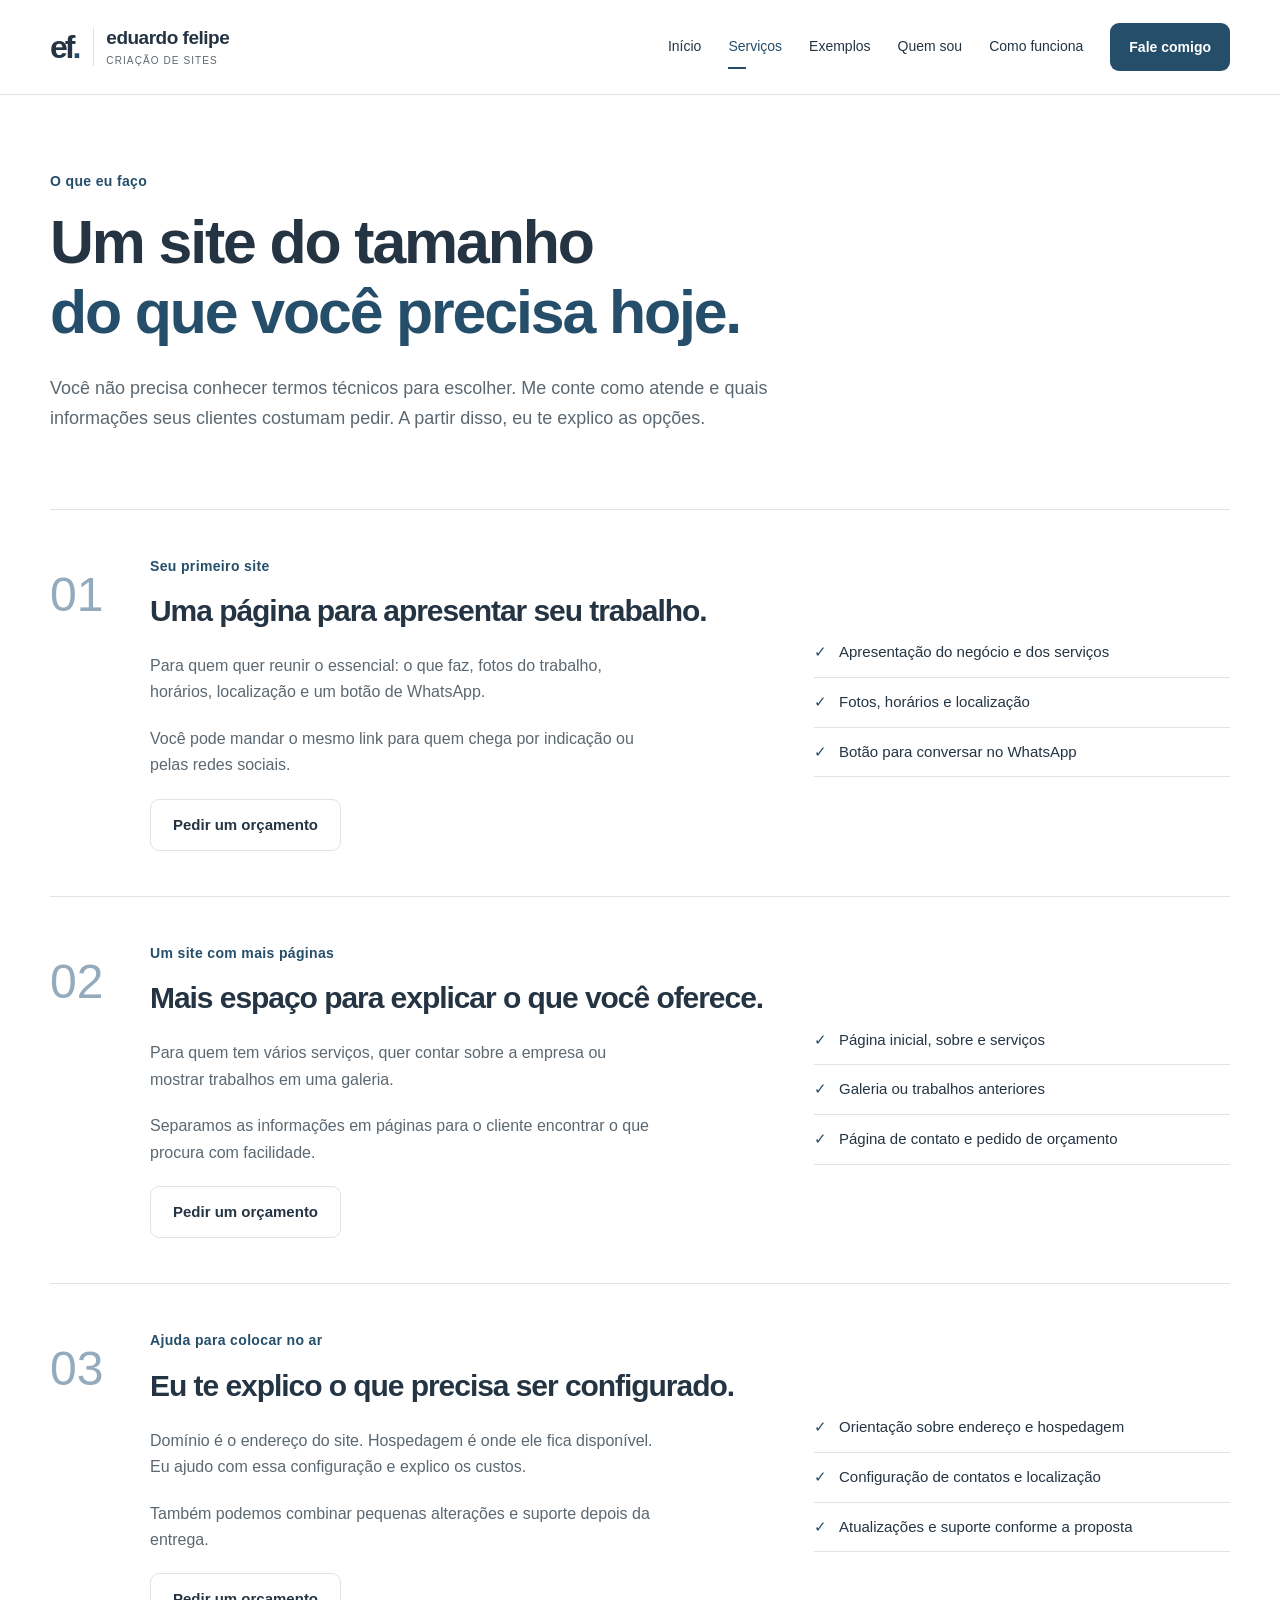
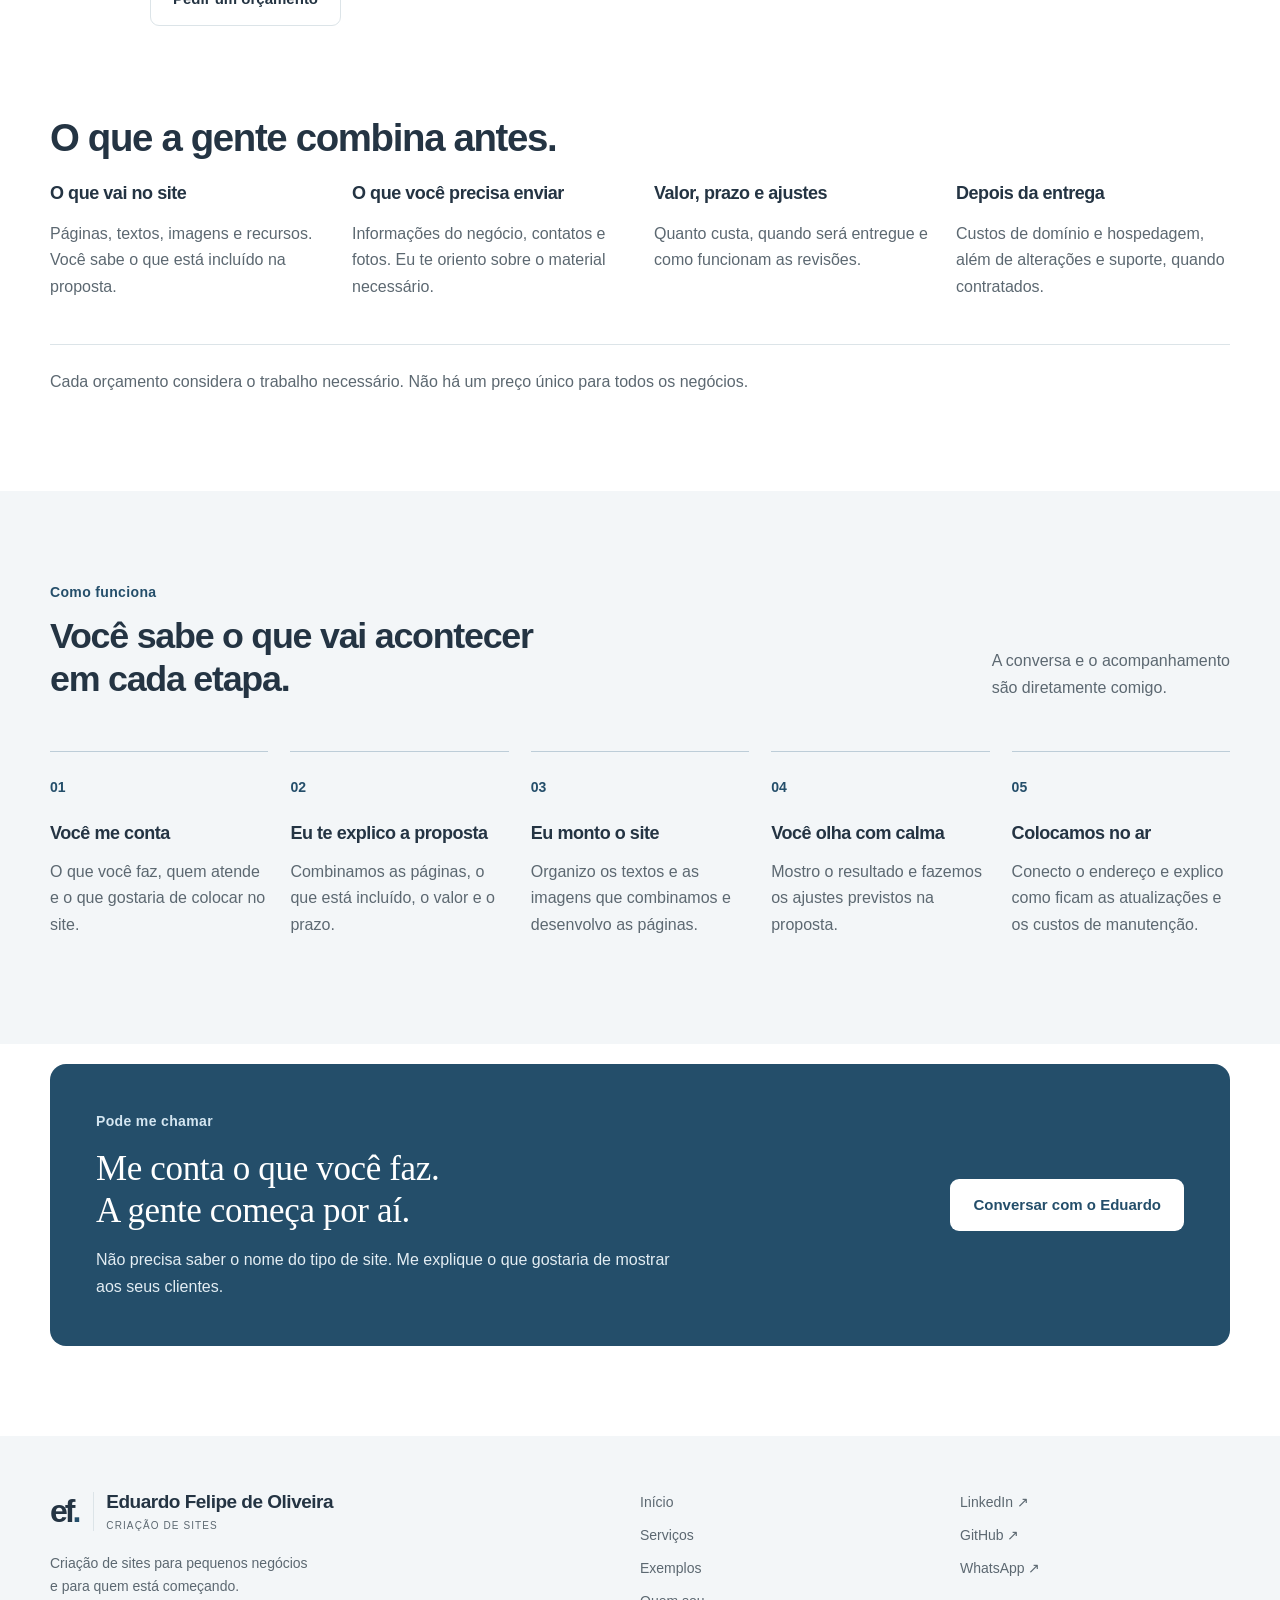
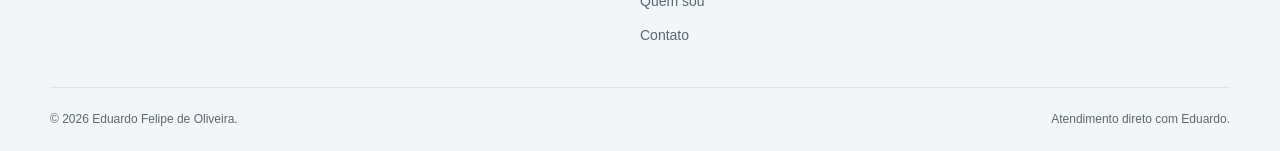
<file: servicos.html>
<!DOCTYPE html>
<html lang="pt-BR">
<head>
<meta charset="utf-8">
<meta name="viewport" content="width=device-width, initial-scale=1">
<meta name="description" content="Uma página para apresentar seu trabalho, um site com mais informações ou ajuda para colocar no ar. Eduardo Felipe explica as opções e prepara seu orçamento.">
<meta name="theme-color" content="#244e6a">
<title>Seu primeiro site e outros serviços | Eduardo Felipe</title>
<link rel="icon" href="assets/images/favicon.svg" type="image/svg+xml">
<link rel="stylesheet" href="assets/css/style.css">
<script src="assets/js/config.js" defer>
</script>
<script src="assets/js/main.js" defer>
</script>
</head>
<body>
<a class="skip" href="#conteudo">Pular para o conteúdo</a>
<header class="header">
<div class="container nav-wrap">
<a class="brand" href="index.html" aria-label="Eduardo Felipe, início">
<span class="brand-icon">ef<span>.</span>
</span>
<span>eduardo felipe<span class="brand-sub">CRIAÇÃO DE SITES</span>
</span>
</a>
<button class="menu-toggle" type="button" aria-label="Abrir menu" aria-controls="nav" aria-expanded="false">☰</button>
<nav id="nav" aria-label="Menu principal">
<a href="index.html">Início</a>
<a href="servicos.html" aria-current="page">Serviços</a>
<a href="portfolio.html">Exemplos</a>
<a href="sobre.html">Quem sou</a>
<a href="index.html#como-funciona">Como funciona</a>
<a class="button nav-cta" href="contato.html" >Fale comigo
</a>
</nav>
</div>
</header>
<main id="conteudo">
<section class="container page-intro">
<span class="eyebrow">O que eu faço</span>
<h1>Um site do tamanho<br>
<span>do que você precisa hoje.</span>
</h1>
<p>Você não precisa conhecer termos técnicos para escolher. Me conte como atende e quais informações seus clientes costumam pedir. A partir disso, eu te explico as opções.</p>
</section>
<section class="container service-details">
<article id="01" class="service-detail">
<span class="large-number">01</span>
<div>
<span class="eyebrow">Seu primeiro site</span>
<h2>Uma página para apresentar seu trabalho.</h2>
<p>Para quem quer reunir o essencial: o que faz, fotos do trabalho, horários, localização e um botão de WhatsApp.</p>
<p>Você pode mandar o mesmo link para quem chega por indicação ou pelas redes sociais.</p>
<a class="button secondary" href="contato.html" data-whatsapp>Pedir um orçamento</a>
</div>
<ul class="check-list">
<li>Apresentação do negócio e dos serviços</li>
<li>Fotos, horários e localização</li>
<li>Botão para conversar no WhatsApp</li>
</ul>
</article>
<article id="02" class="service-detail">
<span class="large-number">02</span>
<div>
<span class="eyebrow">Um site com mais páginas</span>
<h2>Mais espaço para explicar o que você oferece.</h2>
<p>Para quem tem vários serviços, quer contar sobre a empresa ou mostrar trabalhos em uma galeria.</p>
<p>Separamos as informações em páginas para o cliente encontrar o que procura com facilidade.</p>
<a class="button secondary" href="contato.html" data-whatsapp>Pedir um orçamento</a>
</div>
<ul class="check-list">
<li>Página inicial, sobre e serviços</li>
<li>Galeria ou trabalhos anteriores</li>
<li>Página de contato e pedido de orçamento</li>
</ul>
</article>
<article id="03" class="service-detail">
<span class="large-number">03</span>
<div>
<span class="eyebrow">Ajuda para colocar no ar</span>
<h2>Eu te explico o que precisa ser configurado.</h2>
<p>Domínio é o endereço do site. Hospedagem é onde ele fica disponível. Eu ajudo com essa configuração e explico os custos.</p>
<p>Também podemos combinar pequenas alterações e suporte depois da entrega.</p>
<a class="button secondary" href="contato.html" data-whatsapp>Pedir um orçamento</a>
</div>
<ul class="check-list">
<li>Orientação sobre endereço e hospedagem</li>
<li>Configuração de contatos e localização</li>
<li>Atualizações e suporte conforme a proposta</li>
</ul>
</article>
</section>
<section class="container included">
<h2>O que a gente combina antes.</h2>
<div class="four-grid">
<div>
<h3>O que vai no site</h3>
<p>Páginas, textos, imagens e recursos. Você sabe o que está incluído na proposta.</p>
</div>
<div>
<h3>O que você precisa enviar</h3>
<p>Informações do negócio, contatos e fotos. Eu te oriento sobre o material necessário.</p>
</div>
<div>
<h3>Valor, prazo e ajustes</h3>
<p>Quanto custa, quando será entregue e como funcionam as revisões.</p>
</div>
<div>
<h3>Depois da entrega</h3>
<p>Custos de domínio e hospedagem, além de alterações e suporte, quando contratados.</p>
</div>
</div>
<p class="scope-note">Cada orçamento considera o trabalho necessário. Não há um preço único para todos os negócios.</p>
</section>
<section class="section process" id="como-funciona">
<div class="container">
<div class="section-heading">
<div>
<span class="eyebrow">Como funciona</span>
<h2>Você sabe o que vai acontecer<br>em cada etapa.</h2>
</div>
<p>A conversa e o acompanhamento<br>são diretamente comigo.</p>
</div>
<ol class="steps">
<li>
<span>01</span>
<h3>Você me conta</h3>
<p>O que você faz, quem atende e o que gostaria de colocar no site.</p>
</li>
<li>
<span>02</span>
<h3>Eu te explico a proposta</h3>
<p>Combinamos as páginas, o que está incluído, o valor e o prazo.</p>
</li>
<li>
<span>03</span>
<h3>Eu monto o site</h3>
<p>Organizo os textos e as imagens que combinamos e desenvolvo as páginas.</p>
</li>
<li>
<span>04</span>
<h3>Você olha com calma</h3>
<p>Mostro o resultado e fazemos os ajustes previstos na proposta.</p>
</li>
<li>
<span>05</span>
<h3>Colocamos no ar</h3>
<p>Conecto o endereço e explico como ficam as atualizações e os custos de manutenção.</p>
</li>
</ol>
</div>
</section>
<section class="container contact-banner">
<div>
<span class="eyebrow">Pode me chamar</span>
<h2>Me conta o que você faz.<br>A gente começa por aí.</h2>
<p>Não precisa saber o nome do tipo de site. Me explique o que gostaria de mostrar aos seus clientes.</p>
</div>
<a class="button white" href="contato.html" data-whatsapp>Conversar com o Eduardo</a>
</section>
</main>
<footer class="footer">
<div class="container footer-top">
<div>
<a class="brand" href="index.html">
<span class="brand-icon">ef<span>.</span>
</span>
<span>Eduardo Felipe de Oliveira<span class="brand-sub">CRIAÇÃO DE SITES</span>
</span>
</a>
<p>Criação de sites para pequenos negócios<br>e para quem está começando.</p>
</div>
<div class="footer-links">
<a href="index.html">Início</a>
<a href="servicos.html">Serviços</a>
<a href="portfolio.html">Exemplos</a>
<a href="sobre.html">Quem sou</a>
<a href="contato.html">Contato</a>
</div>
<div class="footer-links">
<a href="https://www.linkedin.com/in/eduardo-felipe-de-oliveira-ti/" data-social="linkedin" target="_blank" rel="noopener noreferrer">LinkedIn ↗</a>
<a href="contato.html#canais" data-social="github">GitHub ↗</a>
<a href="contato.html" data-whatsapp>WhatsApp ↗</a>
</div>
</div>
<div class="container footer-bottom">
<span>© <span data-year>2026</span> Eduardo Felipe de Oliveira.</span>
<span>Atendimento direto com Eduardo.</span>
</div>
</footer>
</body>
</html>
</file>
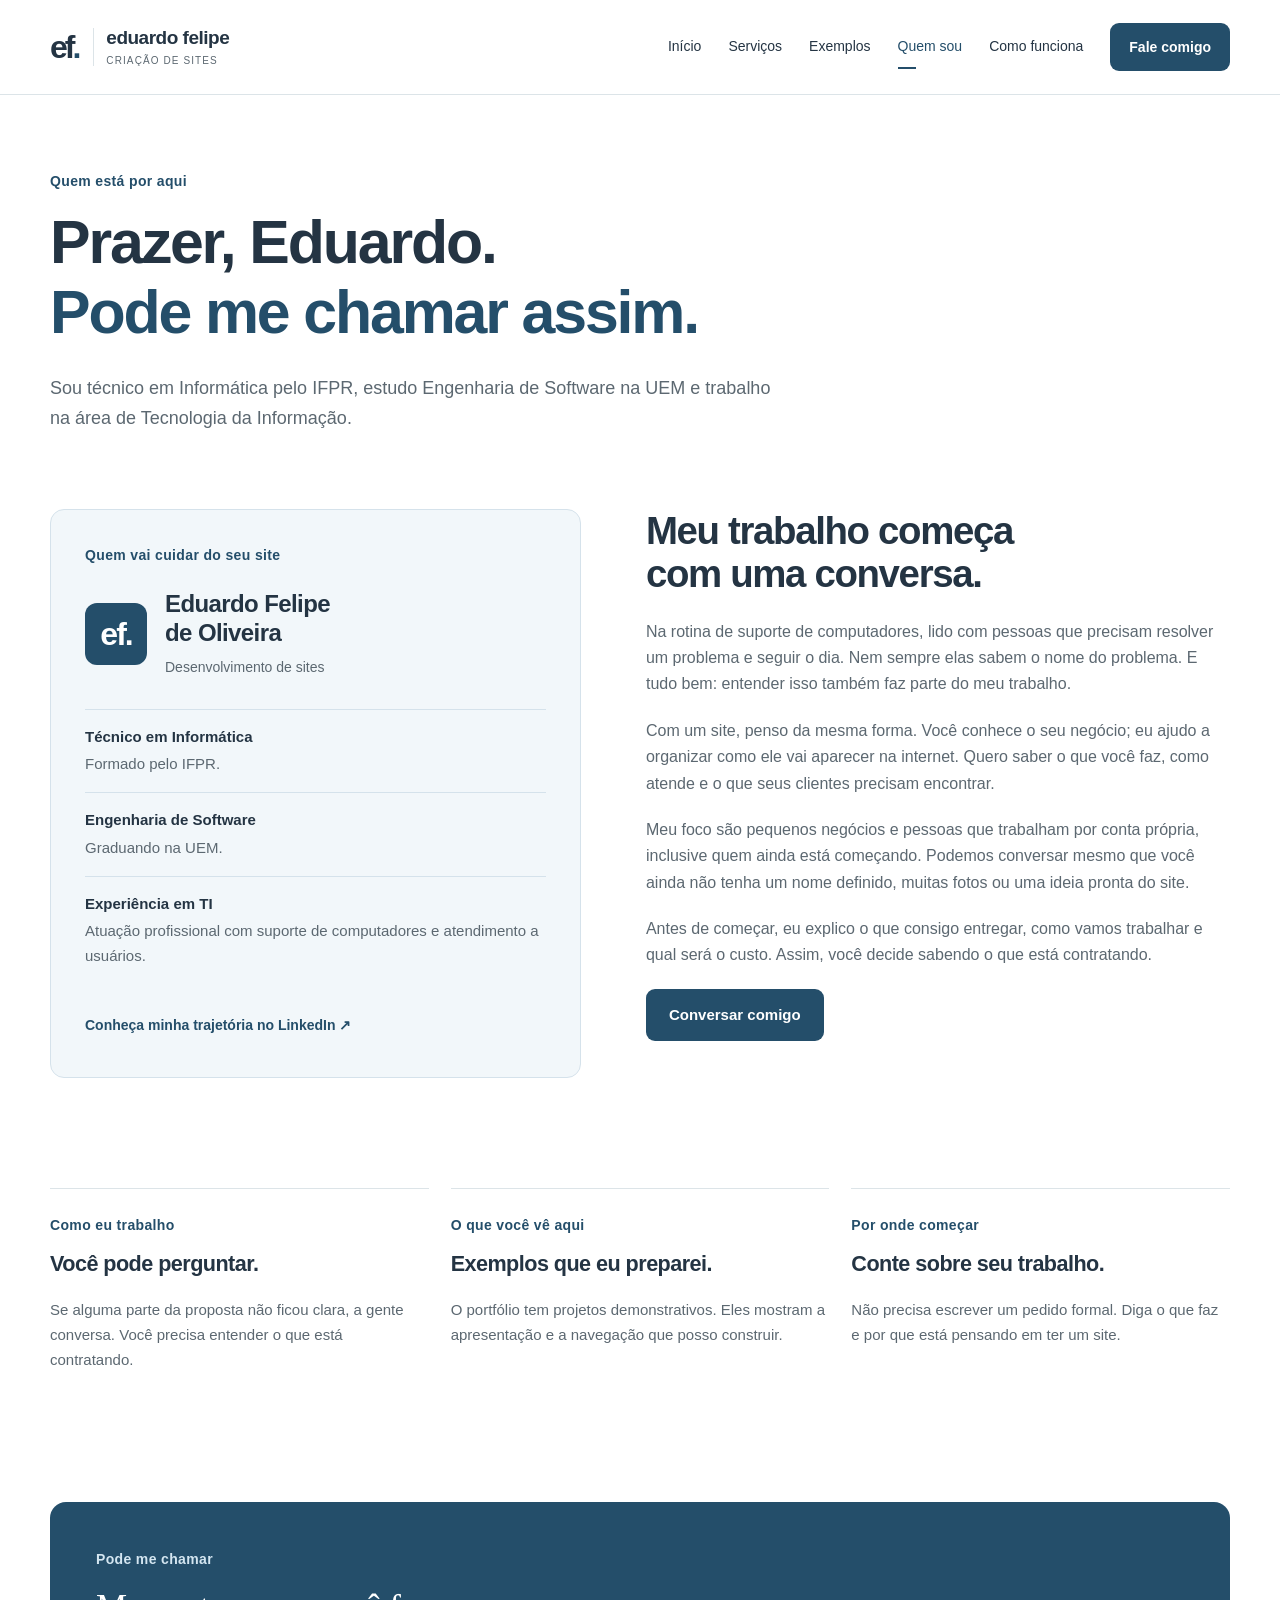
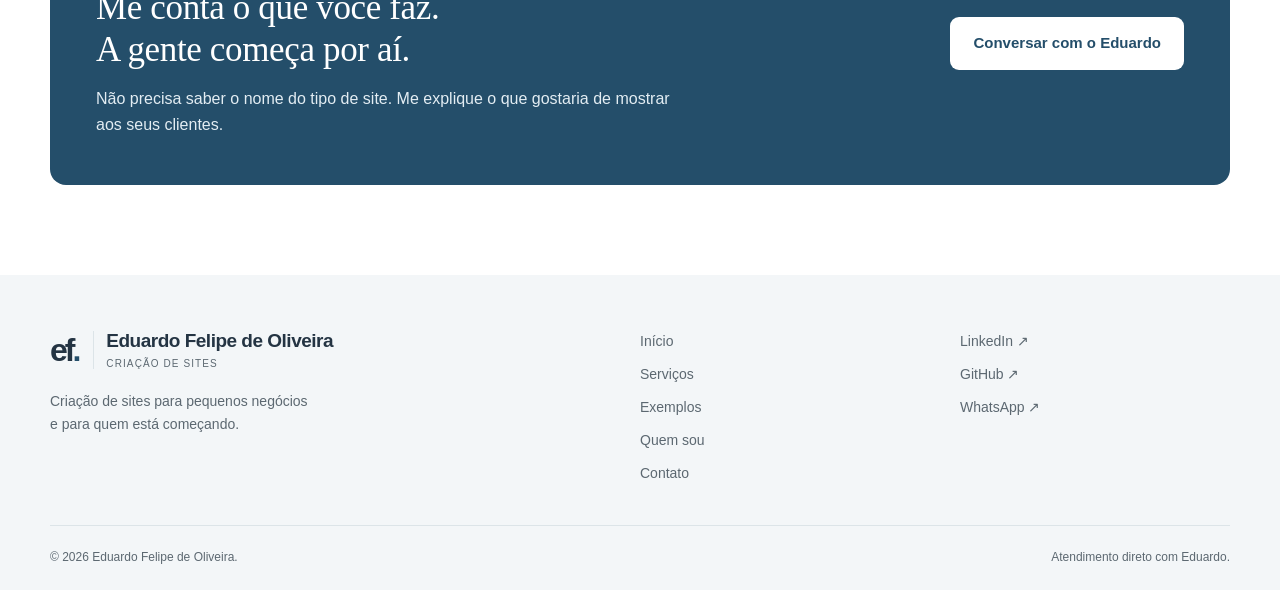
<file: sobre.html>
<!DOCTYPE html>
<html lang="pt-BR">
<head>
<meta charset="utf-8">
<meta name="viewport" content="width=device-width, initial-scale=1">
<meta name="description" content="Técnico em Informática pelo IFPR, graduando em Engenharia de Software na UEM e profissional de TI. Conheça quem vai conversar com você e criar seu site.">
<meta name="theme-color" content="#244e6a">
<title>Conheça Eduardo Felipe | Criação de sites</title>
<link rel="icon" href="assets/images/favicon.svg" type="image/svg+xml">
<link rel="stylesheet" href="assets/css/style.css">
<script src="assets/js/config.js" defer>
</script>
<script src="assets/js/main.js" defer>
</script>
</head>
<body>
<a class="skip" href="#conteudo">Pular para o conteúdo</a>
<header class="header">
<div class="container nav-wrap">
<a class="brand" href="index.html" aria-label="Eduardo Felipe, início">
<span class="brand-icon">ef<span>.</span>
</span>
<span>eduardo felipe<span class="brand-sub">CRIAÇÃO DE SITES</span>
</span>
</a>
<button class="menu-toggle" type="button" aria-label="Abrir menu" aria-controls="nav" aria-expanded="false">☰</button>
<nav id="nav" aria-label="Menu principal">
<a href="index.html">Início</a>
<a href="servicos.html">Serviços</a>
<a href="portfolio.html">Exemplos</a>
<a href="sobre.html" aria-current="page">Quem sou</a>
<a href="index.html#como-funciona">Como funciona</a>
<a class="button nav-cta" href="contato.html" >Fale comigo
</a>
</nav>
</div>
</header>
<main id="conteudo">
<section class="container page-intro">
<span class="eyebrow">Quem está por aqui</span>
<h1>Prazer, Eduardo.<br>
<span>Pode me chamar assim.</span>
</h1>
<p>Sou técnico em Informática pelo IFPR, estudo Engenharia de Software na UEM e trabalho na área de Tecnologia da Informação.</p>
</section>
<section class="container about-teaser about-page">
<aside class="personal-card">
<span class="eyebrow">Quem vai cuidar do seu site</span>
<div class="personal-name">
<span class="personal-initials" aria-hidden="true">ef.</span>
<div>
<h3>Eduardo Felipe<br>de Oliveira</h3>
<p>Desenvolvimento de sites</p>
</div>
</div>
<ul class="plain-facts">
<li>
<strong>Técnico em Informática</strong>
<span>Formado pelo IFPR.</span>
</li>
<li>
<strong>Engenharia de Software</strong>
<span>Graduando na UEM.</span>
</li>
<li>
<strong>Experiência em TI</strong>
<span>Atuação profissional com suporte de computadores e atendimento a usuários.</span>
</li>
</ul>
<a class="text-link" href="https://www.linkedin.com/in/eduardo-felipe-de-oliveira-ti/" data-social="linkedin" target="_blank" rel="noopener noreferrer">Conheça minha trajetória no LinkedIn ↗</a>
</aside>
<div>
<h2>Meu trabalho começa<br>com uma conversa.</h2>
<p>Na rotina de suporte de computadores, lido com pessoas que precisam resolver um problema e seguir o dia. Nem sempre elas sabem o nome do problema. E tudo bem: entender isso também faz parte do meu trabalho.</p>
<p>Com um site, penso da mesma forma. Você conhece o seu negócio; eu ajudo a organizar como ele vai aparecer na internet. Quero saber o que você faz, como atende e o que seus clientes precisam encontrar.</p>
<p>Meu foco são pequenos negócios e pessoas que trabalham por conta própria, inclusive quem ainda está começando. Podemos conversar mesmo que você ainda não tenha um nome definido, muitas fotos ou uma ideia pronta do site.</p>
<p>Antes de começar, eu explico o que consigo entregar, como vamos trabalhar e qual será o custo. Assim, você decide sabendo o que está contratando.</p>
<a class="button primary" href="contato.html" data-whatsapp>Conversar comigo</a>
</div>
</section>
<section class="container section">
<div class="three-grid">
<article class="plain-card">
<span class="eyebrow">Como eu trabalho</span>
<h3>Você pode perguntar.</h3>
<p>Se alguma parte da proposta não ficou clara, a gente conversa. Você precisa entender o que está contratando.</p>
</article>
<article class="plain-card">
<span class="eyebrow">O que você vê aqui</span>
<h3>Exemplos que eu preparei.</h3>
<p>O portfólio tem projetos demonstrativos. Eles mostram a apresentação e a navegação que posso construir.</p>
</article>
<article class="plain-card">
<span class="eyebrow">Por onde começar</span>
<h3>Conte sobre seu trabalho.</h3>
<p>Não precisa escrever um pedido formal. Diga o que faz e por que está pensando em ter um site.</p>
</article>
</div>
</section>
<section class="container contact-banner">
<div>
<span class="eyebrow">Pode me chamar</span>
<h2>Me conta o que você faz.<br>A gente começa por aí.</h2>
<p>Não precisa saber o nome do tipo de site. Me explique o que gostaria de mostrar aos seus clientes.</p>
</div>
<a class="button white" href="contato.html" data-whatsapp>Conversar com o Eduardo</a>
</section>
</main>
<footer class="footer">
<div class="container footer-top">
<div>
<a class="brand" href="index.html">
<span class="brand-icon">ef<span>.</span>
</span>
<span>Eduardo Felipe de Oliveira<span class="brand-sub">CRIAÇÃO DE SITES</span>
</span>
</a>
<p>Criação de sites para pequenos negócios<br>e para quem está começando.</p>
</div>
<div class="footer-links">
<a href="index.html">Início</a>
<a href="servicos.html">Serviços</a>
<a href="portfolio.html">Exemplos</a>
<a href="sobre.html">Quem sou</a>
<a href="contato.html">Contato</a>
</div>
<div class="footer-links">
<a href="https://www.linkedin.com/in/eduardo-felipe-de-oliveira-ti/" data-social="linkedin" target="_blank" rel="noopener noreferrer">LinkedIn ↗</a>
<a href="contato.html#canais" data-social="github">GitHub ↗</a>
<a href="contato.html" data-whatsapp>WhatsApp ↗</a>
</div>
</div>
<div class="container footer-bottom">
<span>© <span data-year>2026</span> Eduardo Felipe de Oliveira.</span>
<span>Atendimento direto com Eduardo.</span>
</div>
</footer>
</body>
</html>
</file>
<file: assets/css/style.css>
:root {
  --primary:#244e6a;
  --secondary:#e8f1f6;
  --background:#fff;
  --surface:#f3f6f8;
  --text:#243443;
  --muted:#5c6871;
  --border:#dce4e8;
  --radius:14px;
  --max:1180px
}
* {
  box-sizing:border-box
}
html {
  scroll-behavior:smooth;
  scroll-padding-top:100px
}
body {
  margin:0;
  background:var(--background);
  color:var(--text);
  font:16px/1.65 Arial,Helvetica,sans-serif
}
h1,h2,h3,p {
  margin-top:0
}
h1,h2,h3 {
  line-height:1.12;
  letter-spacing:-.045em
}
h1 {
  font-size:clamp(2.7rem,5.2vw,4.55rem);
  font-weight:750;
  margin-bottom:26px
}
h2 {
  font-size:clamp(2rem,3vw,2.7rem);
  font-weight:700;
  margin-bottom:24px
}
h3 {
  font-size:1.35rem;
  letter-spacing:-.025em
}
p {
  color:var(--muted);
  margin-bottom:20px
}
a {
  color:inherit;
  text-decoration:none
}
button,input,select,textarea {
  font:inherit
}
button,a,input,textarea,select {
  -webkit-tap-highlight-color:transparent
}
button {
  cursor:pointer
}
img {
  max-width:100%;
  display:block;
  object-fit:cover
}
button:focus-visible,a:focus-visible,input:focus-visible,textarea:focus-visible,select:focus-visible {
  outline:3px solid #729cba;
  outline-offset:5px
}
.container {
  max-width:var(--max);
  width:calc(100% - 80px);
  margin-inline:auto
}
.header {
  background:rgba(255,255,255,.98);
  border-bottom:1px solid var(--border);
  position:sticky;
  top:0;
  z-index:20
}
.nav-wrap {
  height:94px;
  display:flex;
  align-items:center;
  justify-content:space-between;
  gap:20px
}
.brand {
  display:flex;
  align-items:center;
  gap:12px;
  font-size:19px;
  font-weight:700;
  line-height:1.2;
  letter-spacing:-.5px
}
.brand-icon {
  font-size:32px;
  letter-spacing:-3px;
  border-right:1px solid var(--border);
  padding-right:15px
}
.brand-icon span {
  color:var(--primary)
}
.brand-sub {
  font-size:10px;
  display:block;
  letter-spacing:1.75px;
  margin-top:6px;
  color:var(--muted);
  font-weight:500
}
nav {
  display:flex;
  gap:27px;
  align-items:center;
  font-size:14px;
  font-weight:500
}
nav>a:not(.button) {
  padding-block:30px;
  position:relative
}
nav>a[aria-current=page] {
  color:var(--primary)
}
nav>a[aria-current=page]:after {
  content:'';
  position:absolute;
  bottom:20px;
  left:0;
  width:18px;
  height:2px;
  background:var(--primary)
}
.button {
  display:inline-flex;
  gap:26px;
  align-items:center;
  justify-content:center;
  border:1px solid transparent;
  border-radius:7px;
  padding:14px 22px;
  font-size:14px;
  font-weight:600;
  line-height:1.5;
  min-height:48px;
  transition:background .2s,transform .2s
}
.button:hover {
  transform:translateY(-2px)
}
.primary,.nav-cta {
  color:white;
  background:var(--primary)
}
.primary:hover,.nav-cta:hover {
  background:#173a53
}
.nav-cta {
  padding:11px 18px
}
.secondary {
  border-color:var(--border);
  background:white;
  color:var(--text)
}
.secondary:hover {
  border-color:var(--primary)
}
.white {
  background:white;
  color:var(--primary);
  flex-shrink:0
}
.eyebrow {
  display:block;
  color:var(--primary);
  font-size:12px;
  font-weight:700;
  letter-spacing:1.65px;
  margin-bottom:18px;
  line-height:1.6
}
.hero {
  display:grid;
  grid-template-columns:1.08fr 1fr;
  gap:48px;
  align-items:center;
  padding-block:84px 78px
}
.hero-copy>p {
  max-width:465px;
  font-size:17px;
  line-height:1.8
}
.hero h1 span,.page-intro h1 span {
  color:var(--primary)
}
.hero-eyebrow {
  font-size:11px;
  letter-spacing:1.35px;
  display:flex;
  align-items:center;
  gap:10px
}
.tiny-line {
  width:22px;
  height:2px;
  background:var(--primary)
}
.actions {
  display:flex;
  flex-wrap:wrap;
  gap:12px;
  margin-block:30px 25px
}
.hero-note {
  font-size:12px;
  color:var(--muted);
  display:flex;
  align-items:center;
  gap:10px
}
.check-icon {
  color:var(--primary);
  border:1px solid #d2cdf5;
  border-radius:50%;
  width:18px;
  height:18px;
  line-height:16px;
  text-align:center
}
.note-divider {
  height:12px;
  width:1px;
  background:#d9d9e2;
  margin-inline:5px
}
.hero-showcase {
  position:relative;
  background:#efedf9;
  border-radius:24px;
  min-height:478px;
  padding:28px 25px 26px;
  display:flex;
  flex-direction:column;
  justify-content:space-between
}
.showcase-caption {
  font-size:9px;
  letter-spacing:1.8px;
  color:#7e789b;
  text-align:center;
  font-weight:700
}
.hero-preview {
  background:white;
  border-radius:10px;
  box-shadow:0 20px 35px #24164626;
  overflow:hidden;
  transform:rotate(-3deg);
  margin:25px 0 85px
}
.browser-top {
  height:28px;
  background:#fff;
  display:flex;
  gap:4px;
  align-items:center;
  padding:0 11px;
  border-bottom:1px solid #eeeeef
}
.browser-top i {
  width:5px;
  height:5px;
  border-radius:50%;
  background:#dbd9e3
}
.browser-top span {
  font-size:8px;
  margin-left:auto;
  margin-right:auto;
  color:#8c8897
}
.hero-barber {
  position:relative;
  background:#201d18;
  color:#f6ecdf;
  display:block;
  padding:17px 20px 30px;
  min-height:250px;
  overflow:hidden
}
.hero-barber img {
  position:absolute;
  right:0;
  top:0;
  width:47%;
  height:100%;
  opacity:.65;
  z-index:0
}
.hero-barber>*:not(img) {
  position:relative;
  z-index:1
}
.mini-nav {
  display:flex;
  justify-content:space-between;
  align-items:center;
  font-size:8px;
  margin-bottom:32px
}
.hero-barber .mini-nav b {
  font-size:10px;
  letter-spacing:1px
}
.hero-barber .mini-nav b span {
  display:block;
  font-size:5px;
  letter-spacing:2px;
  margin-top:2px
}
.mini-eyebrow {
  font-size:7px;
  letter-spacing:1.2px
}
.hero-barber h2 {
  font-family:Georgia,serif;
  font-size:35px;
  letter-spacing:-1px;
  line-height:1.05;
  margin:10px 0 20px;
  font-weight:400
}
.mini-button {
  display:inline-block;
  background:#c5a77a;
  color:#241e16;
  padding:7px 9px;
  font-size:7px;
  font-weight:600
}
.floating-preview {
  position:absolute;
  bottom:64px;
  right:-14px;
  display:flex;
  gap:15px;
  align-items:center;
  background:#f9fefd;
  box-shadow:0 12px 28px #24164618;
  border:7px solid white;
  border-radius:10px;
  width:270px;
  padding:20px;
  transform:rotate(4deg)
}
.clinic-mark {
  color:#28776f;
  font-size:49px
}
.floating-preview small {
  display:block;
  font-size:8px;
  letter-spacing:1.5px;
  color:#326c65
}
.floating-preview strong {
  font-family:Georgia,serif;
  color:#24453e;
  font-size:19px;
  line-height:1.2;
  display:block;
  margin:9px 0
}
.floating-preview div>span {
  font-size:8px;
  color:#327668
}
.showcase-bottom {
  display:flex;
  align-items:center;
  justify-content:space-between;
  font-size:8px;
  letter-spacing:1.3px;
  color:#746e8c
}
.showcase-bottom a {
  font-size:23px
}
.capability-strip {
  background:var(--surface);
  border-block:1px solid var(--border);
  padding-block:20px
}
.capability-strip .container {
  display:flex;
  justify-content:space-between;
  gap:24px;
  font-size:13px;
  color:#666577
}
.capability-strip span:before {
  content:'✳';
  color:var(--primary);
  margin-right:13px;
  font-size:16px
}
.section {
  padding-block:90px
}
.value-section {
  display:grid;
  grid-template-columns:1fr 1fr;
  gap:70px
}
.value-section h2 {
  font-size:2.25rem
}
.lead {
  font-size:20px;
  line-height:1.6;
  color:var(--text)
}
.text-link {
  font-size:14px;
  font-weight:600;
  color:var(--primary);
  display:inline-block;
  padding-block:6px
}
.text-link:hover {
  text-decoration:underline;
  text-underline-offset:5px
}
.services-section {
  background:var(--surface)
}
.section-heading {
  display:flex;
  align-items:end;
  justify-content:space-between;
  gap:30px;
  margin-bottom:36px
}
.section-heading h2 {
  margin-bottom:0
}
.section-heading p {
  font-size:14px;
  margin-bottom:0
}
.section-heading .eyebrow {
  margin-bottom:12px
}
.service-grid,.three-grid {
  display:grid;
  grid-template-columns:repeat(3,1fr);
  gap:22px
}
.service-card {
  border:1px solid var(--border);
  padding:32px;
  background:white;
  border-radius:12px
}
.service-number {
  display:grid;
  place-items:center;
  color:var(--primary);
  font-size:14px;
  background:#eeebff;
  border:1px solid #e4dffe;
  width:42px;
  height:42px;
  border-radius:10px;
  margin-bottom:30px
}
.service-card h3 {
  font-size:22px
}
.service-card p {
  font-size:15px;
  line-height:1.8
}
.project-grid {
  display:grid;
  grid-template-columns:1fr 1fr;
  gap:44px 30px
}
.project-visual {
  display:block;
  position:relative;
  padding:25px 30px 0;
  background:#eeebea;
  overflow:hidden;
  border-radius:12px;
  height:286px;
  transition:transform .2s
}
.project-visual:hover {
  transform:translateY(-4px)
}
.project-visual .browser-top {
  border-radius:7px 7px 0 0
}
.mini-site {
  padding:17px 18px 25px;
  background:#211d19;
  color:#f4eadd;
  box-shadow:0 8px 24px #0002;
  min-height:240px
}
.mini-site .mini-nav {
  margin-bottom:22px
}
.mini-content {
  display:grid;
  grid-template-columns:1.1fr 1fr;
  gap:10px;
  align-items:center
}
.mini-content h3 {
  font-family:Georgia,serif;
  font-size:24px;
  font-weight:400;
  line-height:1.05;
  letter-spacing:-.5px;
  margin:12px 0 20px
}
.mini-content img {
  width:100%;
  height:170px;
  object-fit:cover
}
.preview-open {
  position:absolute;
  right:16px;
  bottom:16px;
  width:32px;
  height:32px;
  background:white;
  color:#292631;
  border-radius:50%;
  display:grid;
  place-items:center
}
.project-visual.clinica {
  background:#e2efec
}
.clinica .mini-site {
  background:#fbfffd;
  color:#1f4a45
}
.clinica .mini-button {
  background:#267669;
  color:white
}
.project-visual.oficina {
  background:#e0e5ed
}
.oficina .mini-site {
  background:#141d2b;
  color:white
}
.oficina .mini-content h3 {
  font-family:Arial,sans-serif;
  font-weight:700
}
.oficina .mini-button {
  background:#e48b3e;
  color:#151b25
}
.project-visual.solar {
  background:#e8edde
}
.solar .mini-site {
  background:#f7faf2;
  color:#2b4535
}
.solar .mini-content h3 {
  font-family:Arial,sans-serif;
  font-weight:700
}
.solar .mini-button {
  background:#d1e865;
  color:#23402e
}
.project-info {
  display:flex;
  justify-content:space-between;
  align-items:center;
  margin-top:23px
}
.project-info .eyebrow {
  font-size:10px;
  letter-spacing:1.4px;
  margin-bottom:8px
}
.project-info h3 {
  font-size:23px;
  margin-bottom:12px
}
.circle-link {
  border:1px solid var(--border);
  border-radius:50%;
  display:grid;
  place-items:center;
  width:40px;
  height:40px;
  flex-shrink:0
}
.project-card>p {
  font-size:14px;
  margin-bottom:12px
}
.demo-label {
  display:block;
  font-size:12px;
  color:#727380
}
.project-link {
  margin-top:8px
}
.center-action {
  text-align:center;
  margin-top:45px
}
.process {
  background:var(--surface)
}
.steps {
  list-style:none;
  display:grid;
  grid-template-columns:repeat(5,1fr);
  gap:25px;
  padding:0;
  margin-top:50px
}
.steps li {
  border-top:1px solid #cecadf;
  padding-top:22px
}
.steps li>span {
  font-size:14px;
  color:var(--primary);
  font-weight:700
}
.steps h3 {
  font-size:18px;
  margin:22px 0 13px
}
.steps p {
  font-size:14px;
  margin:0
}
.about-teaser {
  display:grid;
  grid-template-columns:1fr 1.1fr;
  gap:85px;
  align-items:center
}
.initials-panel {
  padding:34px;
  background:#eeedf5;
  border-radius:15px;
  min-height:350px;
  display:flex;
  flex-direction:column;
  justify-content:space-between
}
.initials-panel>span {
  font-size:10px;
  letter-spacing:1.5px;
  color:#716d8a
}
.initials-panel strong {
  font-size:155px;
  line-height:1.1;
  letter-spacing:-14px;
  color:#383044;
  font-weight:500
}
.initials-panel strong span {
  color:var(--primary)
}
.initials-panel>div {
  font-size:16px;
  font-weight:600
}
.initials-panel small {
  font-size:12px;
  color:var(--muted);
  font-weight:400;
  display:block;
  margin-top:6px
}
.contact-banner {
  background:var(--primary);
  border-radius:16px;
  padding:48px 50px;
  display:flex;
  align-items:center;
  justify-content:space-between;
  gap:40px;
  color:white;
  margin-block:20px 90px
}
.contact-banner .eyebrow {
  color:#d3ccff;
  font-size:10px
}
.contact-banner h2 {
  font-size:32px;
  line-height:1.25;
  margin-bottom:15px
}
.contact-banner p {
  color:#ddd8ff;
  font-size:14px;
  margin:0
}
.footer {
  background:#f7f7fa;
  padding-top:55px
}
.footer-top {
  display:grid;
  grid-template-columns:2fr 1fr 1fr;
  gap:50px;
  padding-bottom:40px
}
.footer p {
  font-size:14px;
  margin:20px 0 0
}
.footer-links {
  display:flex;
  flex-direction:column;
  align-items:start;
  gap:10px;
  font-size:14px;
  color:var(--muted)
}
.footer-links a:hover {
  color:var(--primary)
}
.footer-bottom {
  border-top:1px solid var(--border);
  padding-block:22px;
  display:flex;
  justify-content:space-between;
  gap:20px;
  font-size:12px;
  color:var(--muted)
}
.page-intro {
  padding-block:75px 55px
}
.page-intro h1 {
  font-size:clamp(2.7rem,5vw,4.4rem)
}
.page-intro p {
  max-width:660px;
  font-size:18px
}
.portfolio-body {
  padding-bottom:70px
}
.notice {
  display:flex;
  gap:15px;
  background:var(--surface);
  padding:20px 24px;
  border:1px solid var(--border);
  border-radius:10px;
  margin-bottom:40px
}
.notice p {
  font-size:14px;
  margin:0
}
.notice>span {
  color:var(--primary)
}
.service-detail {
  display:grid;
  grid-template-columns:70px 1.5fr 1fr;
  gap:40px;
  padding:45px 0;
  border-top:1px solid var(--border);
  align-items:center
}
.large-number {
  font-size:48px;
  color:#94aabd;
  align-self:start
}
.service-detail h2 {
  font-size:30px
}
.service-detail p {
  max-width:510px
}
.check-list {
  list-style:none;
  padding:0
}
.check-list li {
  padding:12px 0;
  border-bottom:1px solid var(--border);
  font-size:15px
}
.check-list li:before {
  content:'✓';
  color:var(--primary);
  margin-right:12px
}
.included {
  padding:45px 0 75px
}
.four-grid {
  display:grid;
  grid-template-columns:repeat(4,1fr);
  gap:28px
}
.four-grid h3 {
  font-size:18px
}
.four-grid p {
  font-size:14px
}
.about-page {
  padding-bottom:20px;
  align-items:start
}
.about-page .initials-panel {
  min-height:470px
}
.plain-card {
  border-top:1px solid var(--border);
  padding-top:25px
}
.plain-card p {
  font-size:15px
}
.contact-layout {
  display:grid;
  grid-template-columns:1fr 1.2fr;
  gap:85px;
  padding-bottom:90px
}
.contact-layout h2 {
  font-size:27px
}
.channel-status {
  font-size:13px;
  margin-top:15px
}
.contact-channels {
  margin:30px 0
}
.contact-channels a {
  display:block;
  padding:19px 0;
  border-top:1px solid var(--border);
  font-size:14px
}
.contact-channels a span {
  display:block;
  font-size:12px;
  color:var(--muted);
  margin-bottom:5px
}
.contact-channels a strong {
  font-weight:500;
  overflow-wrap:anywhere
}
.contact-note {
  background:var(--surface);
  border-radius:10px;
  padding:24px
}
.contact-note h3 {
  font-size:17px
}
.contact-note p {
  font-size:14px;
  margin:0
}
.contact-form {
  padding:32px;
  border:1px solid var(--border);
  border-radius:16px;
  background:var(--surface)
}
.contact-form label {
  display:block;
  margin:0 0 20px;
  font-size:14px;
  font-weight:500
}
.contact-form label>span {
  color:var(--primary)
}
input,select,textarea {
  display:block;
  width:100%;
  min-width:0;
  border:1px solid #d9dae3;
  border-radius:6px;
  padding:12px;
  background:white;
  color:var(--text);
  margin-top:8px;
  line-height:1.5;
  font-size:16px
}
textarea {
  resize:vertical
}
.form-row {
  display:grid;
  grid-template-columns:1fr 1fr;
  gap:18px
}
.form-note,.form-feedback {
  font-size:13px
}
.form-feedback {
  margin-top:18px;
  color:#244e6a
}
.contact-form .button {
  width:100%
}
.honeypot {
  display:none
}
.thankyou {
  padding-bottom:80px
}
.menu-toggle {
  display:none
}
.skip {
  position:fixed;
  top:-100px;
  left:15px;
  background:white;
  padding:10px;
  z-index:100
}
.skip:focus {
  top:10px
}
[hidden] {
  display:none!important
}
@media(min-width:1450px) {
  .hero {
    padding-block:100px
  }
  .hero h1 {
    font-size:76px
  }
  .hero-showcase {
    min-height:500px
  }
}
@media(max-width:1050px) {
  .container {
    width:calc(100% - 48px)
  }
  nav {
    gap:16px
  }
  .brand {
    font-size:16px
  }
  .brand-sub {
    font-size:8px
  }
  .hero {
    gap:30px
  }
  .hero h1 {
    font-size:53px
  }
  .hero-showcase {
    min-height:450px
  }
  .hero-note {
    font-size:11px;
    gap:6px
  }
  .actions .button {
    padding-inline:16px;
    gap:12px
  }
  .value-section,.about-teaser,.contact-layout {
    gap:40px
  }
  .mini-content h3 {
    font-size:19px
  }
  .project-visual {
    padding-inline:20px;
    height:270px
  }
  .mini-nav>span {
    display:none
  }
  .service-card {
    padding:25px
  }
  .contact-banner {
    padding:38px
  }
  .contact-banner h2 {
    font-size:28px
  }
  .contact-banner .button {
    gap:12px
  }
}
@media(max-width:800px) {
  .nav-wrap {
    height:76px
  }
  .menu-toggle {
    display:block;
    border:1px solid var(--border);
    background:white;
    border-radius:6px;
    font-size:22px;
    width:44px;
    height:44px
  }
  .header nav {
    display:none;
    position:absolute;
    top:76px;
    left:0;
    right:0;
    background:white;
    padding:20px 24px;
    border-bottom:1px solid var(--border);
    box-shadow:0 10px 15px #0001
  }
  .header nav.is-open {
    display:flex;
    flex-direction:column;
    align-items:stretch;
    gap:0
  }
  .header nav>a:not(.button) {
    padding:12px
  }
  .header nav>a[aria-current=page]:after {
    display:none
  }
  .header nav .button {
    margin-top:12px
  }
  .hero {
    grid-template-columns:1fr;
    padding-block:50px;
    gap:42px
  }
  .hero-copy {
    max-width:600px
  }
  .hero h1 {
    font-size:clamp(45px,7.5vw,65px)
  }
  .hero-copy>p {
    max-width:540px
  }
  .hero-showcase {
    max-width:560px;
    width:100%;
    margin-inline:auto;
    min-height:470px
  }
  .floating-preview {
    right:0
  }
  .hero-preview {
    margin:25px 20px 85px
  }
  .capability-strip .container {
    display:grid;
    grid-template-columns:1fr 1fr;
    gap:12px;
    font-size:12px
  }
  .section {
    padding-block:60px
  }
  .value-section {
    grid-template-columns:1fr;
    gap:12px
  }
  .value-section h2 {
    font-size:32px
  }
  .section-heading {
    align-items:start;
    flex-direction:column;
    gap:20px
  }
  .service-grid {
    grid-template-columns:1fr
  }
  .service-card {
    padding:28px;
    display:grid;
    grid-template-columns:50px 1fr;
    gap:5px 22px
  }
  .service-card .service-number {
    grid-row:1/4;
    margin:0
  }
  .service-card h3 {
    margin:0 0 10px
  }
  .service-card p {
    grid-column:2;
    margin-bottom:10px
  }
  .service-card .text-link {
    grid-column:2
  }
  .project-grid {
    gap:35px 22px
  }
  .project-visual {
    height:240px;
    padding:18px 16px 0
  }
  .mini-content {
    grid-template-columns:1fr
  }
  .mini-content img {
    display:none
  }
  .mini-content h3 {
    font-size:23px
  }
  .mini-site {
    min-height:215px
  }
  .steps {
    grid-template-columns:repeat(3,1fr);
    gap:25px
  }
  .steps h3 {
    margin-top:14px
  }
  .about-teaser {
    gap:35px
  }
  .initials-panel {
    padding:25px;
    min-height:330px
  }
  .initials-panel strong {
    font-size:115px
  }
  .contact-banner {
    flex-direction:column;
    align-items:start;
    margin-bottom:60px
  }
  .contact-banner h2 {
    font-size:30px
  }
  .footer-top {
    grid-template-columns:1.6fr 1fr 1fr;
    gap:20px
  }
  .footer .brand {
    font-size:14px
  }
  .footer .brand-icon {
    display:none
  }
  .footer-bottom {
    font-size:11px
  }
  .service-detail {
    grid-template-columns:40px 1fr;
    gap:20px
  }
  .service-detail .check-list {
    grid-column:2
  }
  .large-number {
    font-size:34px
  }
  .four-grid {
    grid-template-columns:1fr 1fr
  }
  .three-grid {
    grid-template-columns:1fr
  }
  .contact-layout {
    gap:40px;
    grid-template-columns:1fr
  }
  .about-page {
    grid-template-columns:1fr
  }
  .about-page .initials-panel {
    min-height:320px;
    max-width:520px
  }
  .page-intro {
    padding-block:55px 30px
  }
}
@media(max-width:520px) {
  .container {
    width:calc(100% - 36px)
  }
  .hero h1 {
    font-size:44px;
    letter-spacing:-2px
  }
  .hero-copy>p {
    font-size:16px
  }
  .hero-eyebrow {
    font-size:10px
  }
  .actions {
    gap:10px
  }
  .actions .button {
    font-size:13px;
    padding-inline:14px;
    gap:13px
  }
  .hero-note {
    flex-wrap:wrap;
    font-size:11px
  }
  .hero-showcase {
    min-height:395px;
    padding:22px 16px
  }
  .hero-preview {
    margin:23px 0 75px
  }
  .hero-barber {
    min-height:218px;
    padding:15px 17px 25px
  }
  .hero-barber h2 {
    font-size:31px
  }
  .floating-preview {
    width:230px;
    right:-2px;
    bottom:52px;
    padding:15px;
    gap:10px
  }
  .floating-preview strong {
    font-size:17px
  }
  .clinic-mark {
    font-size:37px
  }
  .showcase-caption {
    font-size:8px;
    letter-spacing:1.3px
  }
  .showcase-bottom {
    font-size:7px
  }
  .capability-strip .container {
    gap:9px;
    font-size:10px
  }
  .capability-strip span:before {
    margin-right:5px;
    font-size:12px
  }
  .section {
    padding-block:50px
  }
  .section-heading h2,.value-section h2,.about-teaser h2 {
    font-size:30px
  }
  .project-grid {
    grid-template-columns:1fr
  }
  .project-visual {
    height:268px;
    padding:22px 24px 0
  }
  .mini-content {
    grid-template-columns:1.1fr 1fr
  }
  .mini-content img {
    display:block;
    height:155px
  }
  .mini-content h3 {
    font-size:21px
  }
  .mini-nav {
    margin-bottom:22px
  }
  .project-info {
    margin-top:18px
  }
  .steps {
    grid-template-columns:1fr 1fr
  }
  .about-teaser {
    grid-template-columns:1fr
  }
  .initials-panel {
    min-height:290px
  }
  .initials-panel strong {
    font-size:120px
  }
  .contact-banner {
    width:calc(100% - 36px);
    padding:30px 25px;
    gap:24px
  }
  .contact-banner h2 {
    font-size:27px
  }
  .contact-banner .button {
    font-size:13px;
    padding-inline:16px
  }
  .footer-top {
    grid-template-columns:1fr 1fr;
    gap:30px
  }
  .footer-top>div:first-child {
    grid-column:1/-1
  }
  .footer .brand-icon {
    display:block
  }
  .footer .brand {
    font-size:17px
  }
  .footer-bottom {
    flex-direction:column;
    gap:4px
  }
  .page-intro h1 {
    font-size:42px
  }
  .page-intro p {
    font-size:16px
  }
  .service-detail h2 {
    font-size:27px
  }
  .service-detail {
    grid-template-columns:1fr
  }
  .large-number {
    font-size:28px
  }
  .service-detail .check-list {
    grid-column:1
  }
  .four-grid {
    gap:20px
  }
  .contact-form {
    padding:23px 19px
  }
  .form-row {
    grid-template-columns:1fr;
    gap:0
  }
  .notice {
    padding:18px
  }
  .service-card {
    grid-template-columns:1fr
  }
  .service-card .service-number {
    grid-row:auto;
    margin-bottom:12px
  }
  .service-card p,.service-card .text-link {
    grid-column:1
  }
}
@media(prefers-reduced-motion:reduce) {
  html {
    scroll-behavior:auto
  }
  * {
    transition:none!important;
    animation:none!important
  }
}

/* Apresentação: texto de conversa, leitura confortável e exemplos em destaque. */
.eyebrow {
  color: var(--primary);
  font-size: 14px;
  font-weight: 600;
  letter-spacing: .025em;
  margin-bottom: 16px;
}
h1, h2 {
  letter-spacing: -.035em;
}
.hero {
  padding-block: 68px;
  align-items: center;
}
.hero h1 {
  font-size: clamp(2.7rem, 4.3vw, 3.65rem);
  line-height: 1.12;
}
.hero h1 span, .page-intro h1 span {
  color: var(--primary);
}
.hero .hero-eyebrow {
  font-family: Georgia, 'Times New Roman', serif;
  font-size: 23px;
  font-weight: 400;
  letter-spacing: 0;
  margin-bottom: 22px;
}
.hero-copy > p {
  max-width: 520px;
  font-size: 17px;
  line-height: 1.75;
}
.hero-copy > .hero-support {
  font-size: 16px;
}
.hero-copy > .hero-note {
  font-size: 13px;
  line-height: 1.6;
  margin: 0;
  display: block;
}
.hero .actions {
  margin-block: 26px 18px;
  gap: 10px;
}
.hero .button {
  padding: 14px 17px;
}
.button {
  font-size: 15px;
  border-radius: 9px;
}
.nav-cta {
  font-size: 14px;
}
.hero-showcase {
  background: #e9f1f6;
  border: 1px solid #dbe6ec;
  min-height: 490px;
}
.hero-preview {
  transform: rotate(-1.5deg);
  box-shadow: 0 14px 25px #19354a17;
}
.floating-preview {
  transform: rotate(2deg);
  box-shadow: 0 12px 22px #19354a17;
}
.showcase-caption {
  color: #49657a;
  font-size: 13px;
  letter-spacing: 0;
  font-weight: 500;
}
.showcase-bottom {
  font-size: 12px;
  letter-spacing: 0;
  color: #49657a;
}
.capability-strip .container {
  font-size: 14px;
}
.capability-strip span:before {
  content: '✓';
  font-size: 14px;
  margin-right: 10px;
}
.value-section h2 {
  font-family: Georgia, 'Times New Roman', serif;
  font-size: clamp(2rem, 3.1vw, 2.8rem);
  line-height: 1.2;
  font-weight: 400;
  letter-spacing: -.02em;
}
.section-heading > p {
  font-size: 16px;
  line-height: 1.65;
  max-width: 370px;
}
.section-heading h2 {
  font-size: clamp(1.9rem, 2.8vw, 2.4rem);
  line-height: 1.2;
}
.service-number {
  background: #eaf1f6;
  border-color: #d5e2eb;
}
.service-card p, .project-card > p, .four-grid p, .steps p {
  font-size: 16px;
}
.service-card h3 {
  font-size: 23px;
}
.service-card {
  box-shadow: 0 4px 18px #17384c04;
}
.service-card .text-link {
  margin-top: 10px;
}
.text-link {
  font-size: 15px;
}
.project-info .eyebrow {
  font-size: 12px;
  letter-spacing: .04em;
}
.project-card > .demo-label {
  font-size: 13px;
}
.steps {
  gap: 22px;
}
.steps h3 {
  line-height: 1.3;
}
.steps li {
  border-top-color: #bdcdd8;
}
.about-teaser {
  gap: 65px;
}
.personal-card {
  padding: 34px;
  border: 1px solid #d5e2eb;
  border-radius: 14px;
  background: #f2f7fa;
}
.personal-name {
  display: flex;
  align-items: center;
  gap: 18px;
  margin-block: 24px 30px;
}
.personal-initials {
  width: 62px;
  height: 62px;
  display: grid;
  place-items: center;
  flex-shrink: 0;
  border-radius: 12px;
  background: #244e6a;
  color: white;
  font-size: 32px;
  font-weight: 700;
  letter-spacing: -2px;
}
.personal-name h3 {
  font-size: 24px;
  line-height: 1.2;
  margin-bottom: 8px;
}
.personal-name p {
  font-size: 14px;
  margin: 0;
}
.plain-facts {
  list-style: none;
  padding: 0;
  margin: 0 0 24px;
}
.plain-facts li {
  padding-block: 15px;
  border-top: 1px solid #d5e2eb;
}
.plain-facts strong, .plain-facts span {
  display: block;
  font-size: 15px;
}
.plain-facts span {
  color: var(--muted);
  margin-top: 3px;
}
.personal-card > .text-link {
  font-size: 14px;
}
.contact-banner {
  padding: 46px;
  gap: 35px;
  background: #244e6a;
}
.contact-banner .eyebrow {
  color: #d4e6f1;
  font-size: 14px;
}
.contact-banner h2 {
  font-family: Georgia, 'Times New Roman', serif;
  font-weight: 400;
  font-size: 35px;
  line-height: 1.2;
  letter-spacing: -.01em;
}
.contact-banner p {
  font-size: 16px;
  color: #e3edf3;
  max-width: 580px;
}
.contact-banner .white {
  white-space: normal;
}
.page-intro h1 {
  font-size: clamp(2.6rem, 4.8vw, 3.8rem);
  line-height: 1.15;
}
.page-intro > p {
  max-width: 730px;
}
.portfolio-after {
  max-width: 740px;
  margin-top: 48px;
  padding-top: 24px;
  border-top: 1px solid var(--border);
  font-size: 17px;
}
.notice p {
  font-size: 15px;
}
.service-detail {
  grid-template-columns: 60px 1.5fr 1fr;
}
.service-detail h2 {
  line-height: 1.2;
}
.scope-note {
  margin-top: 24px;
  padding-top: 24px;
  border-top: 1px solid var(--border);
}
.contact-layout {
  gap: 60px;
}
.contact-layout h2 {
  line-height: 1.25;
}
.contact-note p, .channel-status {
  font-size: 14px;
}
.footer {
  background: #f3f6f8;
}
.footer .brand-sub, .header .brand-sub {
  font-size: 10px;
  letter-spacing: 1.1px;
}
.footer p, .footer-links {
  font-size: 14px;
}
@media (max-width: 1050px) {
  .about-teaser { gap: 38px; }
  .hero .actions { flex-direction: column; align-items: flex-start; }
  .hero .button { min-width: 250px; }
  .section-heading { align-items: flex-start; }
  .section-heading > p { max-width: 290px; }
  .contact-banner { padding: 34px; }
}
@media (max-width: 800px) {
  .hero { padding-block: 45px; }
  .hero .actions { flex-direction: row; }
  .hero .button { min-width: 0; }
  .hero-showcase { min-height: 465px; }
  .capability-strip .container { font-size: 13px; }
  .section-heading > p { max-width: 100%; }
  .service-detail { grid-template-columns: 40px 1fr; }
  .contact-banner h2 { font-size: 33px; }
  .contact-layout { gap: 40px; }
}
@media (max-width: 520px) {
  .hero h1 { font-size: clamp(2.35rem, 9vw, 2.9rem); }
  .hero .hero-eyebrow { font-size: 22px; }
  .hero .actions { flex-direction: column; align-items: stretch; }
  .hero-showcase { min-height: 410px; }
  .showcase-bottom { font-size: 11px; }
  .showcase-caption { font-size: 13px; }
  .capability-strip .container { grid-template-columns: 1fr; font-size: 14px; }
  .service-card { display: block; }
  .service-card h3 { margin-block: 16px; }
  .steps { grid-template-columns: 1fr; }
  .steps li { display: grid; grid-template-columns: 30px 1fr; gap: 0 12px; }
  .steps li > span { grid-row: 1 / 3; padding-top: 2px; }
  .steps li h3 { margin-top: 0; }
  .steps li p { grid-column: 2; }
  .personal-card { padding: 25px; }
  .personal-name h3 { font-size: 22px; }
  .service-detail { grid-template-columns: 1fr; }
  .contact-banner { padding: 30px 24px; }
  .contact-banner h2 { font-size: 31px; }
  .contact-banner .white { width: 100%; padding-inline: 12px; }
  .page-intro h1 { font-size: 2.6rem; }
  .four-grid { grid-template-columns: 1fr; gap: 16px; }
  .footer .brand { font-size: 15px; }
}
</file>
<file: assets/css/demo.css>
* {
  box-sizing:border-box
}
html {
  scroll-behavior:smooth;
  scroll-padding-top:30px
}
body {
  margin:0;
  background:var(--bg);
  color:var(--ink);
  font:16px/1.7 Arial,Helvetica,sans-serif
}
h1,h2,h3,p {
  margin-top:0
}
h1,h2,h3 {
  line-height:1.1;
  letter-spacing:-.04em
}
h1 {
  font-size:clamp(44px,5.6vw,78px);
  margin-bottom:28px
}
h2 {
  font-size:clamp(32px,3.4vw,48px);
  max-width:800px;
  margin-bottom:32px
}
h3 {
  font-size:23px;
  line-height:1.2
}
p {
  color:var(--muted);
  margin-bottom:22px
}
a {
  text-decoration:none;
  color:inherit
}
img {
  max-width:100%;
  display:block;
  object-fit:cover
}
button {
  font:inherit;
  cursor:pointer
}
button:focus-visible,a:focus-visible {
  outline:3px solid var(--accent);
  outline-offset:5px
}
.demo-container {
  width:calc(100% - 80px);
  max-width:1180px;
  margin-inline:auto
}
.demo-notice {
  background:#f0eef9;
  color:#443b63;
  font-size:12px;
  padding:11px 0
}
.demo-notice .demo-container {
  display:flex;
  justify-content:space-between;
  gap:15px;
  align-items:center
}
.demo-notice a {
  font-weight:700;
  flex-shrink:0;
  text-decoration:underline;
  text-underline-offset:4px
}
.demo-header {
  border-bottom:1px solid var(--line);
  background:var(--bg)
}
.demo-nav {
  display:flex;
  align-items:center;
  justify-content:space-between;
  height:104px;
  gap:30px
}
.demo-logo {
  font-size:24px;
  font-weight:750;
  line-height:1.1;
  letter-spacing:-1px
}
.demo-logo small {
  display:block;
  letter-spacing:2px;
  font-size:9px;
  font-weight:400;
  margin-top:9px;
  color:var(--muted)
}
nav {
  display:flex;
  gap:32px;
  align-items:center;
  font-size:14px
}
.demo-button {
  display:inline-flex;
  align-items:center;
  justify-content:center;
  gap:18px;
  background:var(--accent);
  color:white;
  border:0;
  padding:15px 25px;
  font-size:14px;
  font-weight:700;
  border-radius:5px;
  min-height:48px;
  transition:filter .2s
}
.demo-button:hover {
  filter:brightness(.93)
}
nav .demo-button {
  font-size:13px;
  padding:12px 18px
}
.demo-hero {
  background:var(--hero);
  padding-block:65px
}
.hero-grid {
  display:grid;
  grid-template-columns:1.08fr 1fr;
  gap:60px;
  align-items:center
}
.demo-hero-copy>p {
  max-width:470px;
  font-size:18px
}
.demo-eyebrow {
  display:block;
  color:var(--accent);
  font-size:12px;
  letter-spacing:2px;
  font-weight:700;
  margin-bottom:22px
}
.demo-hero-image {
  width:100%;
  height:510px;
  object-fit:cover;
  border-radius:8px
}
.demo-hero .hero-small {
  font-size:12px;
  margin:24px 0 0
}
.demo-section {
  padding-block:85px
}
.demo-section.alternate {
  background:var(--surface)
}
.demo-cards {
  display:grid;
  grid-template-columns:repeat(3,1fr);
  gap:24px;
  margin-block:35px
}
.demo-cards article {
  padding:30px;
  border:1px solid var(--line);
  background:var(--bg)
}
.demo-cards p {
  font-size:16px;
  margin-bottom:0
}
.item-number {
  display:block;
  color:var(--accent);
  font-size:13px;
  margin-bottom:28px
}
.demo-small {
  font-size:13px;
  color:var(--muted);
  display:block;
  margin-top:18px
}
.split-content {
  display:grid;
  grid-template-columns:1fr 1fr;
  gap:60px;
  align-items:center
}
.split-content img {
  width:100%;
  height:365px;
  border-radius:7px
}
.split-content p {
  font-size:18px
}
.demo-text-link {
  color:var(--accent);
  font-size:14px;
  font-weight:700;
  display:inline-block;
  padding:10px 0
}
.gallery {
  display:grid;
  grid-template-columns:1fr 1fr;
  gap:25px
}
.gallery img {
  width:100%;
  height:370px;
  border-radius:6px
}
.gallery figure {
  margin:0
}
.gallery figcaption {
  font-size:14px;
  margin-top:15px;
  color:var(--muted)
}
.quotes {
  display:grid;
  grid-template-columns:1fr 1fr;
  gap:30px
}
.quotes blockquote {
  margin:0;
  padding:35px;
  border:1px solid var(--line);
  font-size:23px;
  line-height:1.55
}
.quotes cite {
  display:block;
  font:13px/1.6 Arial,sans-serif;
  color:var(--muted);
  margin-top:25px
}
.contact-section {
  border-top:1px solid var(--line)
}
.contact-grid {
  display:grid;
  grid-template-columns:1.1fr 1fr;
  gap:80px
}
.contact-grid>div>p:first-child {
  font-size:18px
}
.address-card {
  border:1px solid var(--line);
  padding:35px;
  background:var(--surface)
}
.address-card p {
  font-size:16px
}
.demo-social {
  color:var(--ink);
  border:0;
  border-bottom:1px solid var(--line);
  padding:10px 0;
  background:none;
  font-size:14px
}
.demo-feedback:empty {
  display:none
}
.demo-feedback {
  padding:16px;
  border:1px solid var(--line);
  font-size:14px;
  margin-top:20px
}
.demo-footer {
  background:var(--surface);
  border-top:1px solid var(--line);
  padding:35px 0
}
.demo-footer .demo-container {
  display:flex;
  gap:40px;
  align-items:center;
  justify-content:space-between
}
.demo-footer strong {
  font-size:20px
}
.demo-footer p {
  font-size:12px;
  margin:12px 0 0
}
.demo-footer a {
  font-size:14px;
  flex-shrink:0
}
.team-grid {
  display:grid;
  grid-template-columns:1fr 1fr;
  gap:30px
}
.team-grid article {
  padding:30px;
  background:var(--surface)
}
.team-initials {
  display:grid;
  place-items:center;
  width:84px;
  height:84px;
  background:var(--bg);
  border:1px solid var(--line);
  font-size:24px;
  margin-bottom:25px;
  color:var(--ink)
}
.brand-list,.city-list {
  display:flex;
  flex-wrap:wrap;
  gap:15px;
  margin-block:30px
}
.brand-list span,.city-list span {
  border:1px solid var(--line);
  padding:15px 24px;
  font-size:16px
}
.menu-toggle {
  display:none
}
.skip {
  position:fixed;
  top:-100px;
  left:20px;
  background:white;
  color:black;
  padding:10px;
  z-index:100
}
.skip:focus {
  top:10px
}
@media(max-width:1000px) {
  .hero-grid {
    gap:35px
  }
  .demo-container {
    width:calc(100% - 48px)
  }
  nav {
    gap:20px
  }
  .demo-hero-image {
    height:440px
  }
  .demo-cards {
    gap:18px
  }
  .demo-cards article {
    padding:24px
  }
  .split-content,.contact-grid {
    gap:35px
  }
  .gallery img {
    height:300px
  }
}
@media(max-width:760px) {
  .demo-notice .demo-container {
    align-items:start;
    flex-direction:column;
    gap:3px
  }
  .demo-notice {
    font-size:11px
  }
  .demo-nav {
    height:85px;
    position:relative
  }
  .menu-toggle {
    display:block;
    background:var(--surface);
    color:var(--ink);
    border:1px solid var(--line);
    border-radius:5px;
    font-size:24px;
    width:44px;
    height:44px
  }
  .demo-header nav {
    display:none;
    position:absolute;
    z-index:10;
    top:85px;
    left:-24px;
    right:-24px;
    background:var(--bg);
    border-bottom:1px solid var(--line);
    padding:20px 24px
  }
  .demo-header nav.is-open {
    display:flex;
    flex-direction:column;
    align-items:stretch;
    gap:0
  }
  .demo-header nav a {
    padding:12px
  }
  .demo-header nav .demo-button {
    margin-top:10px
  }
  .hero-grid {
    grid-template-columns:1fr;
    gap:35px
  }
  .demo-hero {
    padding-block:45px
  }
  .demo-hero-image {
    height:350px
  }
  .demo-hero h1 {
    font-size:56px
  }
  .demo-section {
    padding-block:55px
  }
  .demo-cards {
    grid-template-columns:1fr 1fr
  }
  .split-content {
    grid-template-columns:1fr
  }
  .split-content img {
    height:320px
  }
  .contact-grid {
    grid-template-columns:1fr
  }
  .gallery img {
    height:250px
  }
  .quotes {
    gap:20px
  }
  .quotes blockquote {
    font-size:20px;
    padding:25px
  }
  .demo-footer .demo-container {
    flex-direction:column;
    align-items:start;
    gap:20px
  }
}
@media(max-width:480px) {
  .demo-container {
    width:calc(100% - 36px)
  }
  .demo-hero h1 {
    font-size:46px
  }
  .demo-hero-copy>p {
    font-size:16px
  }
  .demo-hero-image {
    height:310px
  }
  .demo-logo {
    font-size:21px
  }
  .demo-eyebrow {
    font-size:10px;
    letter-spacing:1.6px
  }
  .demo-cards,.gallery,.quotes,.team-grid {
    grid-template-columns:1fr
  }
  .demo-cards article {
    padding:25px
  }
  .item-number {
    margin-bottom:18px
  }
  .demo-section h2 {
    font-size:34px
  }
  .gallery img {
    height:280px
  }
  .split-content p {
    font-size:16px
  }
  .address-card {
    padding:25px
  }
  .brand-list span,.city-list span {
    font-size:14px;
    padding:12px 16px
  }
  .demo-notice {
    font-size:10px
  }
  .demo-notice a {
    font-size:11px
  }
}
@media(prefers-reduced-motion:reduce) {
  html {
    scroll-behavior:auto
  }
  * {
    transition:none!important
  }
}
</file>
<file: projetos/barbearia/style.css>
:root {
  --accent:#c7a470;
  --bg:#1d1b18;
  --surface:#28251f;
  --ink:#f5eee3;
  --muted:#c4bbae;
  --line:#433e35;
  --hero:#171613
}
h1,h2 {
  font-family:Georgia,serif;
  font-weight:400
}
.demo-hero-image {
  object-position:center 48%
}
.demo-logo {
  letter-spacing:2px
}
.theme-barbearia .demo-button {
  color:#231d15
}
.theme-barbearia .demo-cards article {
  border-bottom:2px solid var(--accent)
}
</file>
<file: projetos/clinica/style.css>
:root {
  --accent:#26796e;
  --bg:#fff;
  --surface:#edf6f2;
  --ink:#214c44;
  --muted:#59756d;
  --line:#cddfd9;
  --hero:#f1f8f4
}
h1,h2 {
  font-family:Georgia,serif;
  font-weight:400
}
.demo-hero-image {
  border-radius:120px 12px 12px 12px
}
.demo-logo {
  font-weight:500
}
.demo-cards article {
  border-radius:15px
}
.team-initials {
  border-radius:50%
}
</file>
<file: projetos/oficina/style.css>
:root {
  --accent:#ed9751;
  --bg:#131b29;
  --surface:#1c2839;
  --ink:#f6f8fa;
  --muted:#b7c2d1;
  --line:#354358;
  --hero:#111925
}
h1,h2 {
  font-weight:800
}
.demo-logo {
  font-style:italic
}
.demo-hero-image {
  border-radius:0
}
.demo-button {
  border-radius:2px!important;
  color:#18202b!important
}
.item-number {
  font-weight:700
}
.demo-hero {
  border-bottom:4px solid var(--accent)
}
</file>
<file: projetos/solar/style.css>
:root {
  --accent:#cee96c;
  --bg:#fcfdf8;
  --surface:#eff3e7;
  --ink:#213e2d;
  --muted:#5e705f;
  --line:#d6dfcc;
  --hero:#183e2b
}
.demo-hero {
  color:white
}
.demo-hero p {
  color:#d0dfd3
}
.demo-hero .demo-eyebrow {
  color:var(--accent)
}
.demo-button {
  color:#203927!important;
  background:var(--accent)
}
.demo-eyebrow,.demo-text-link {
  color:#446929
}
.demo-logo span {
  font-weight:400
}
.demo-hero-image {
  border-radius:70px 0 70px 0
}
.item-number {
  color:#45692f
}
</file>
